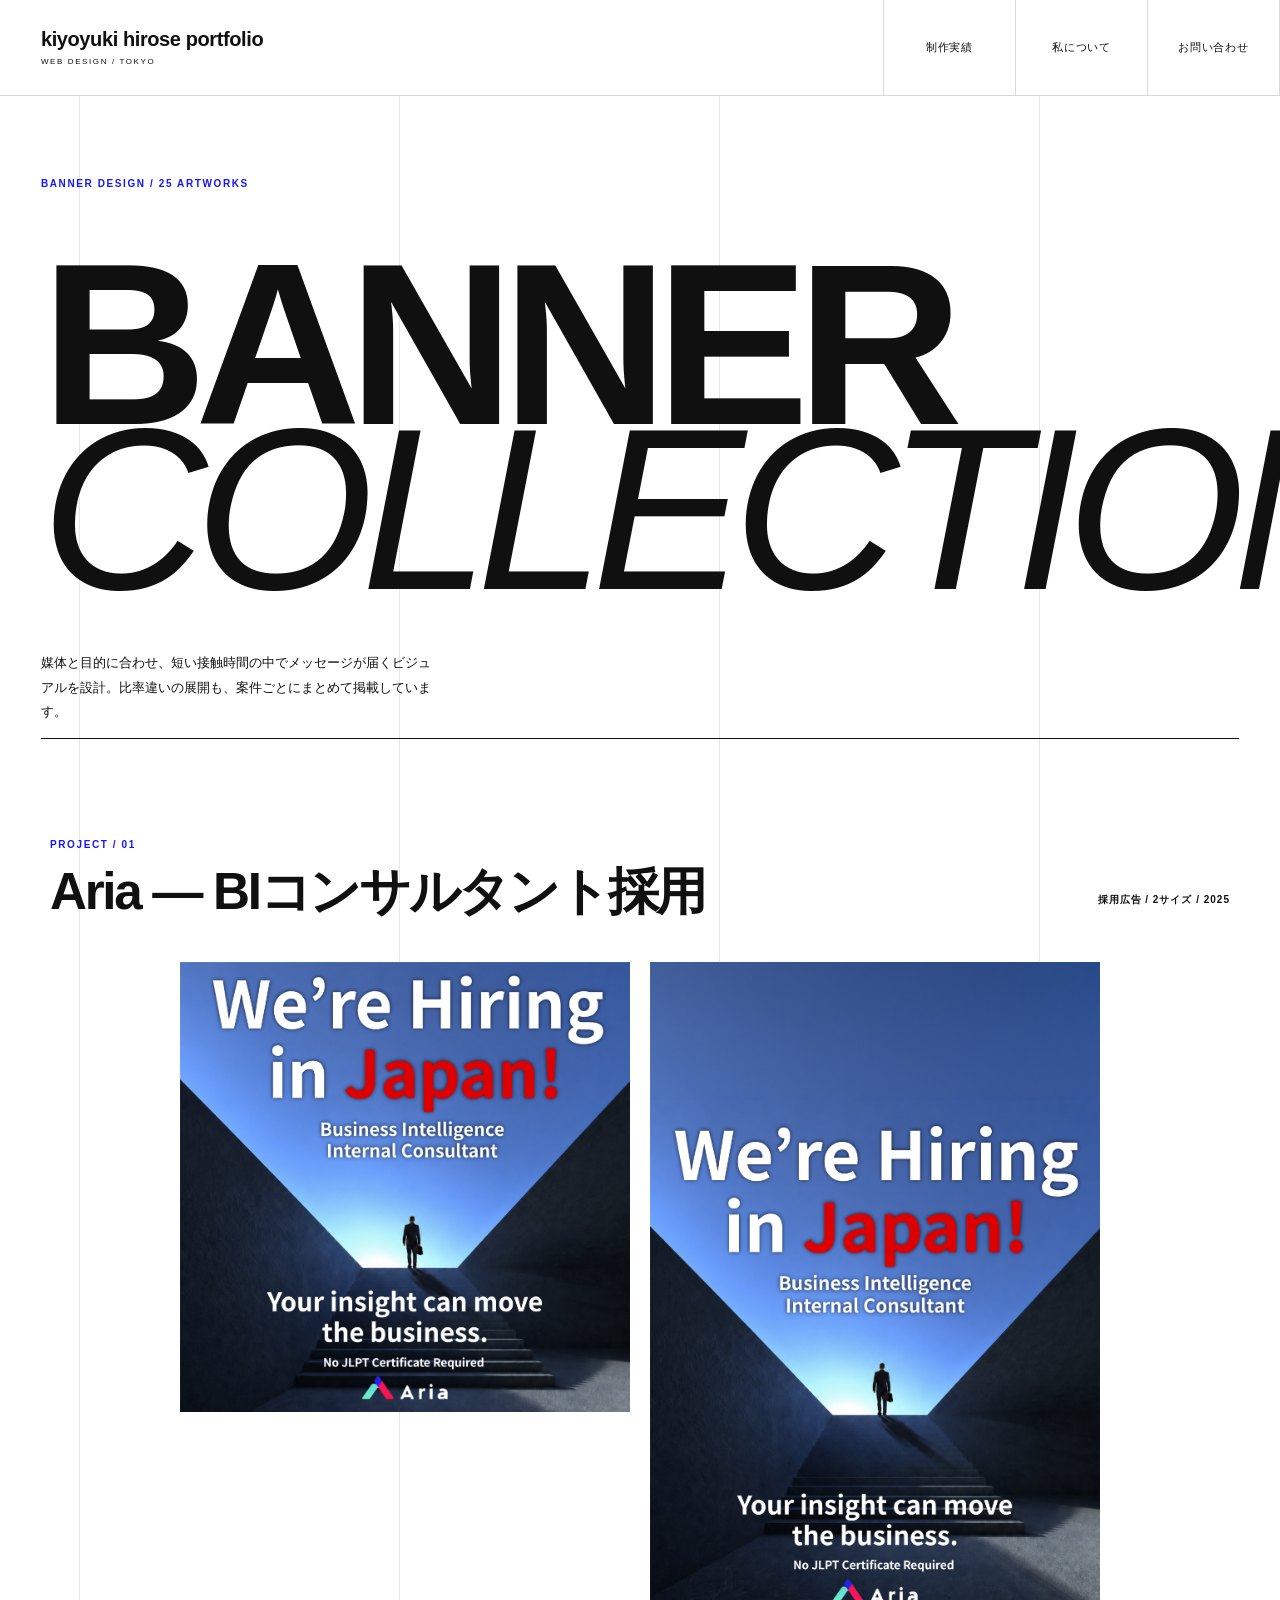
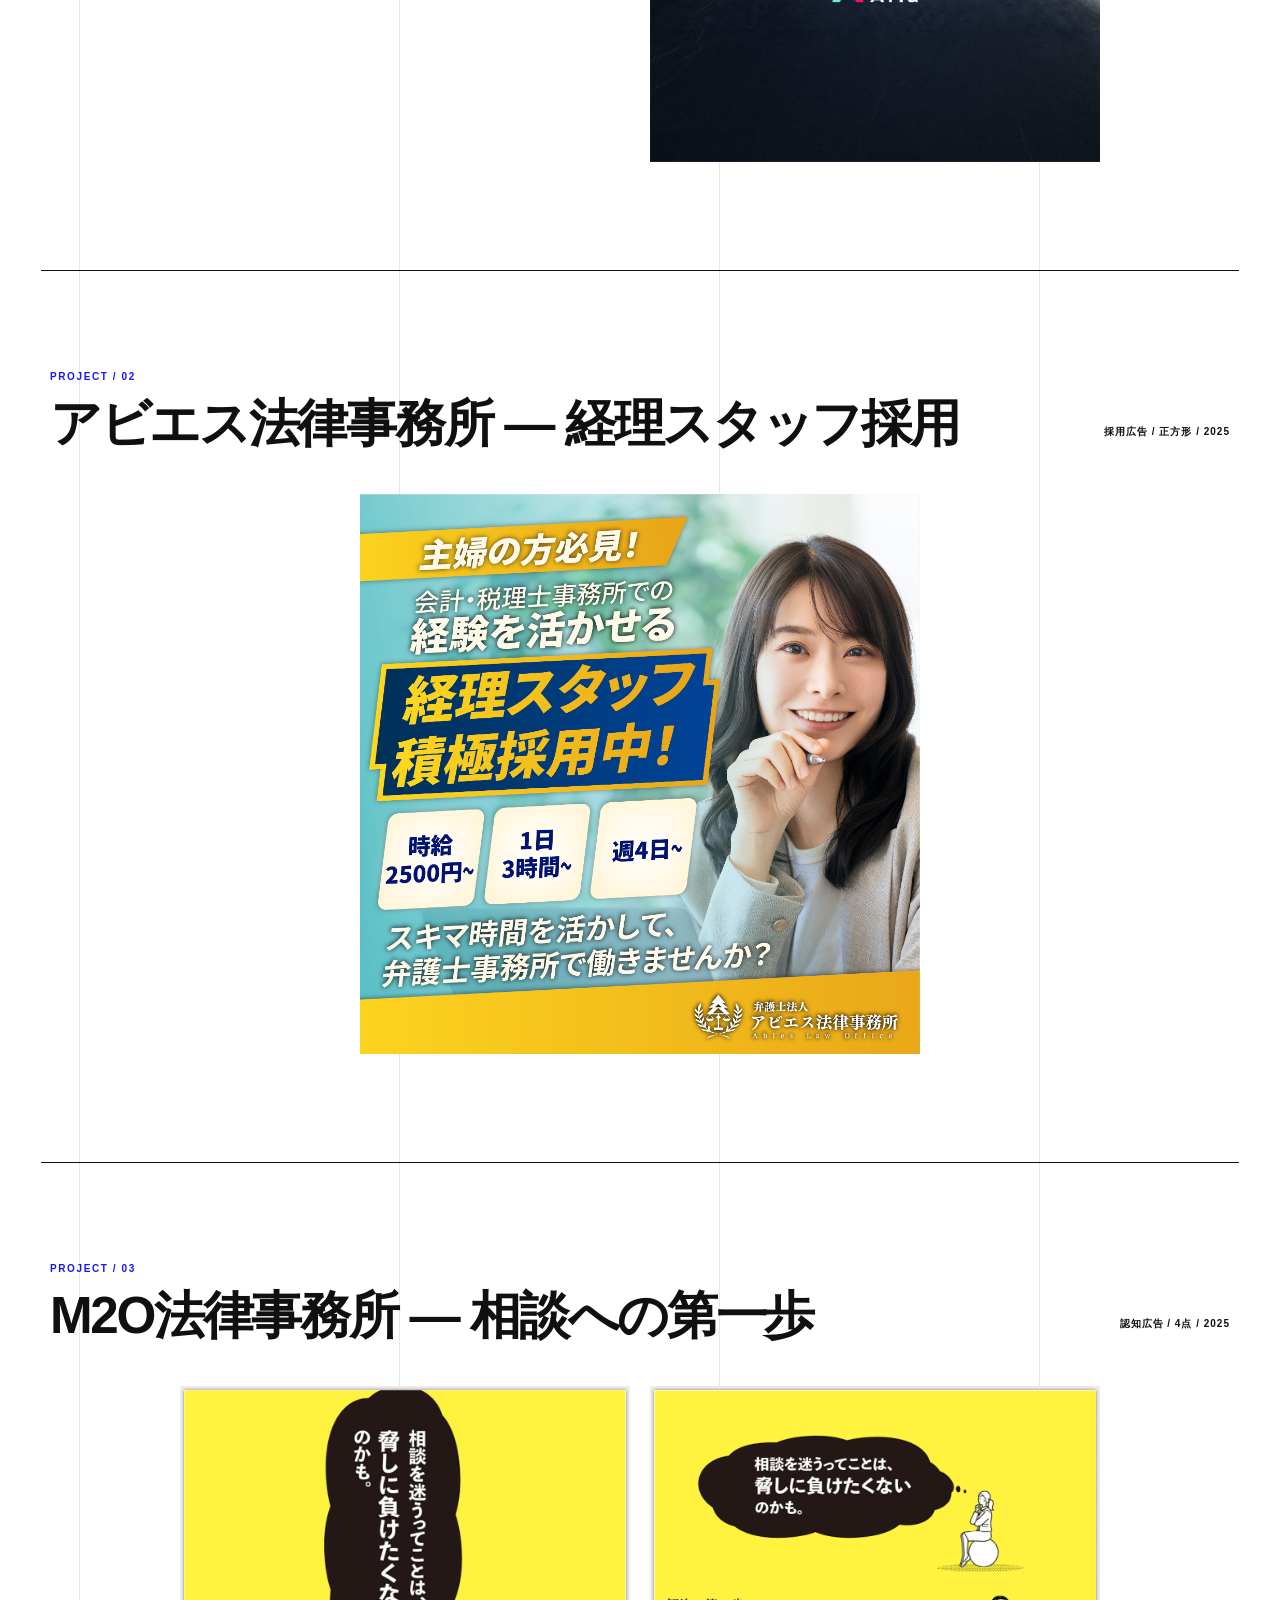
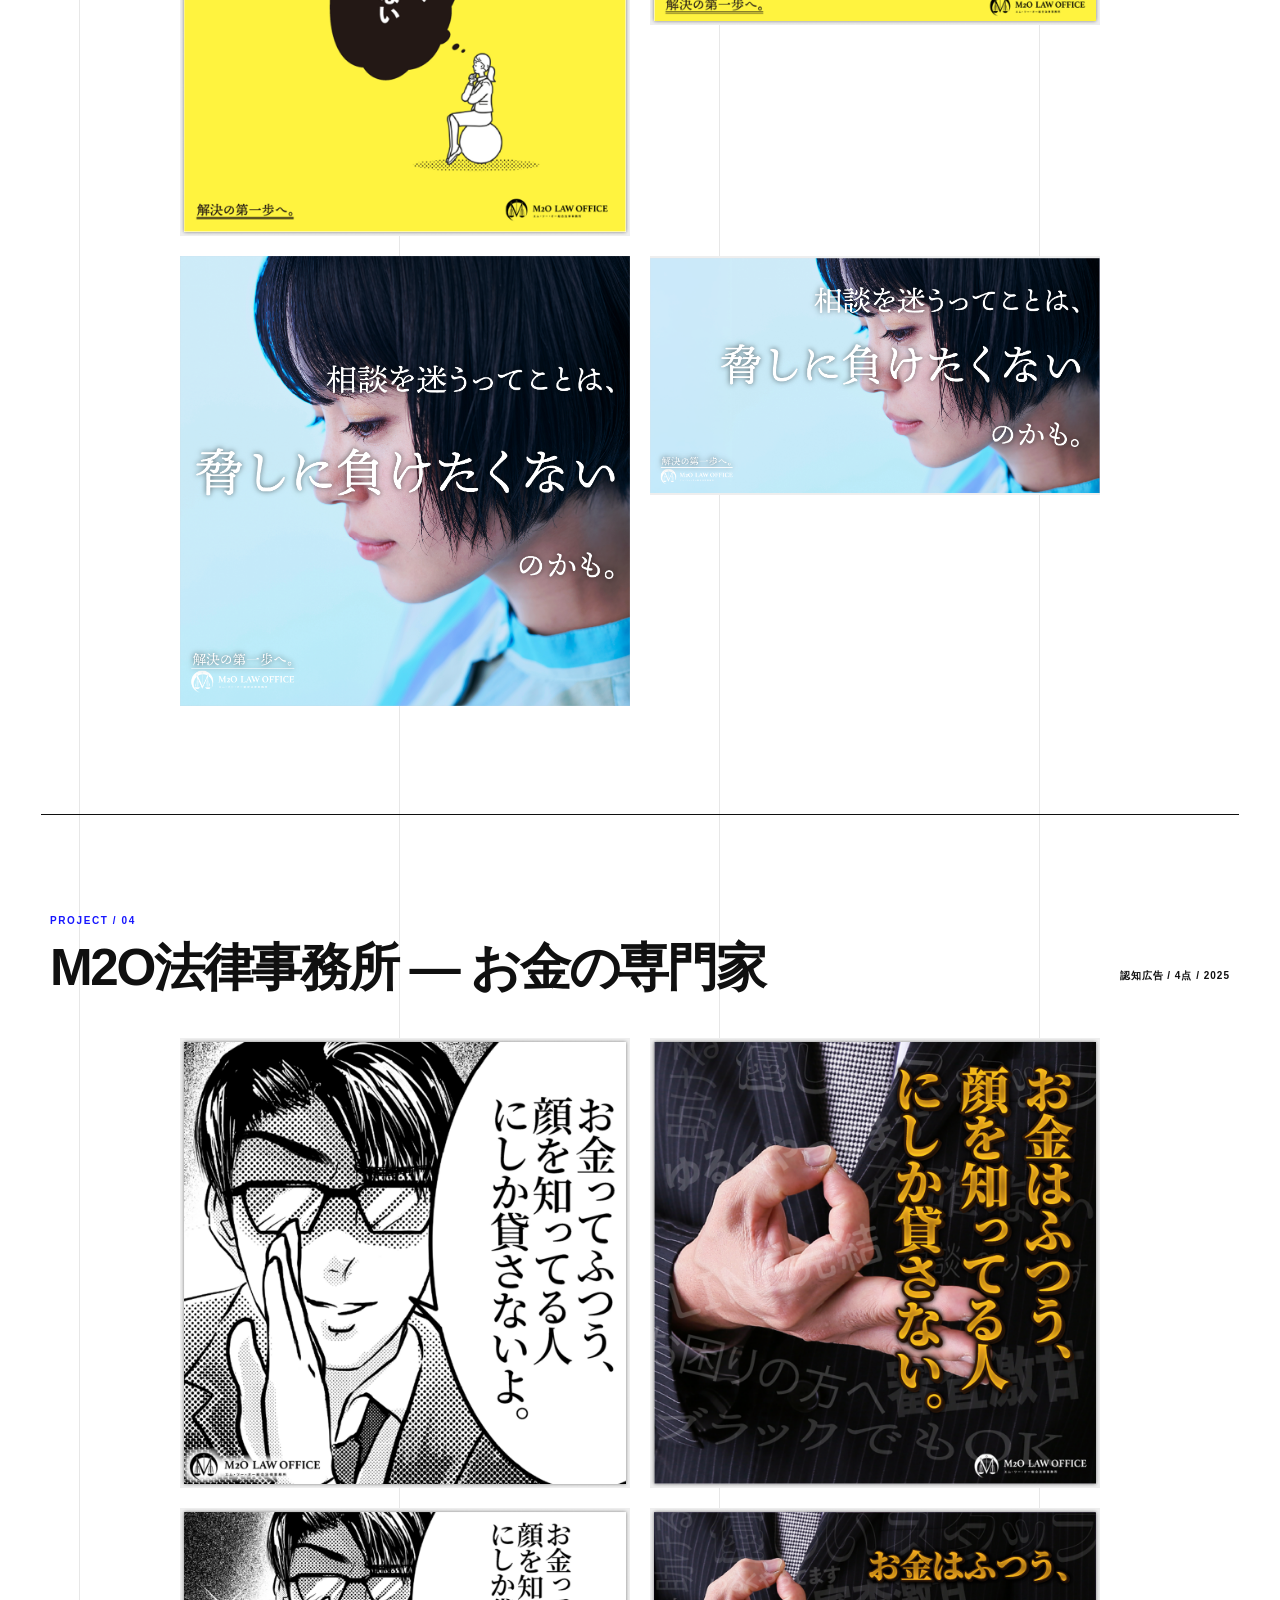
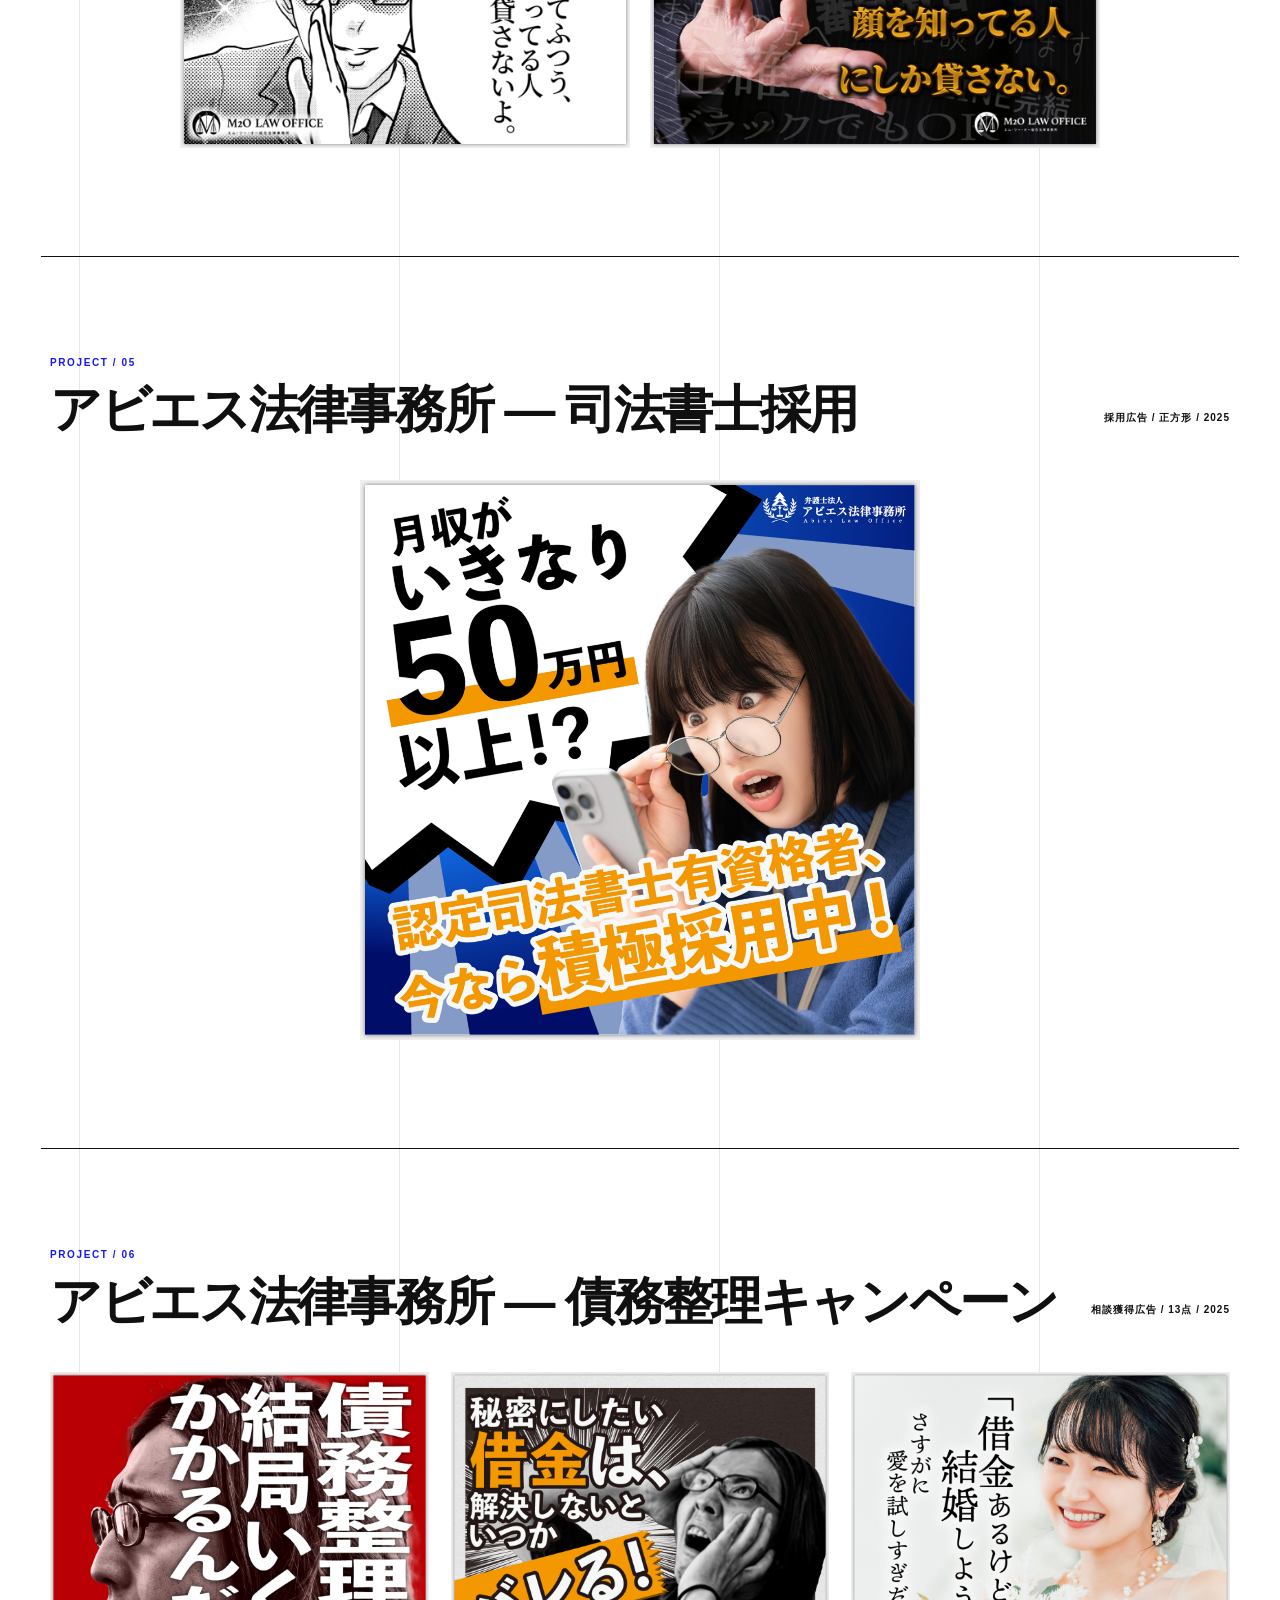
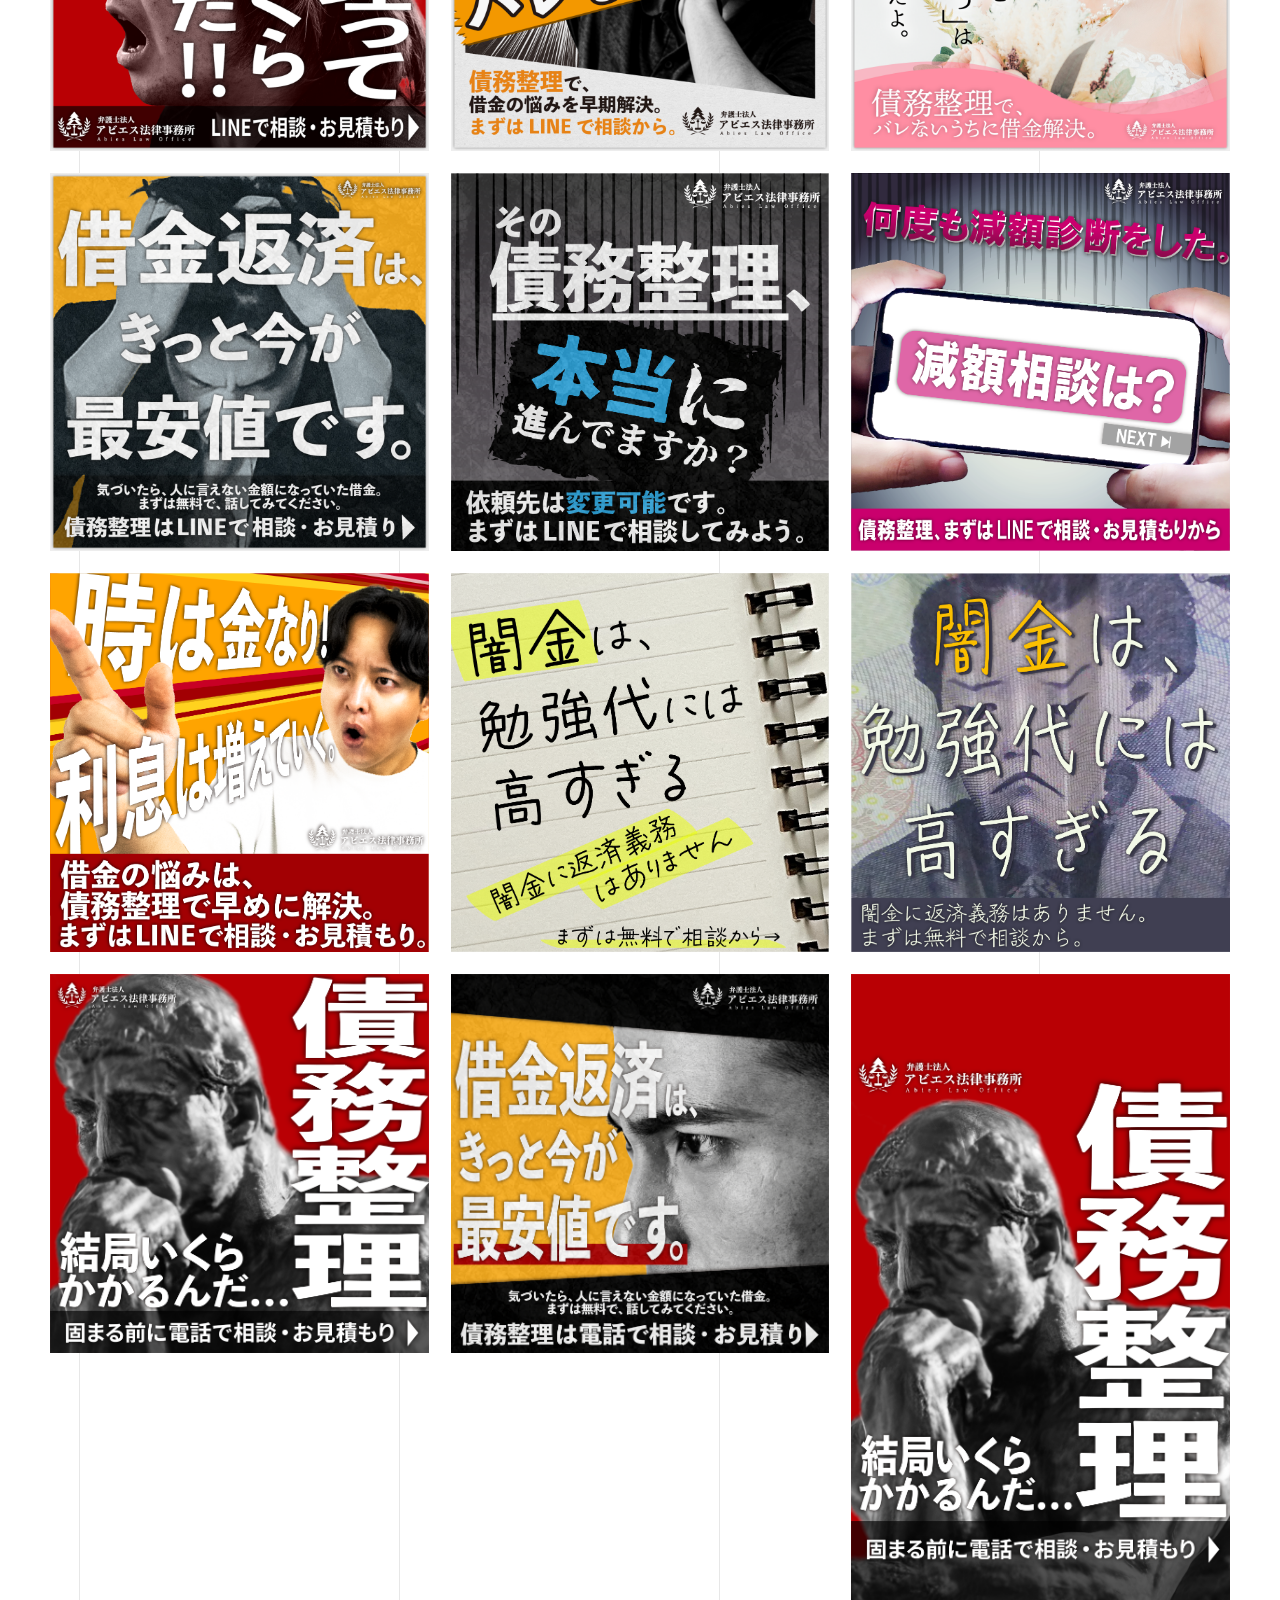
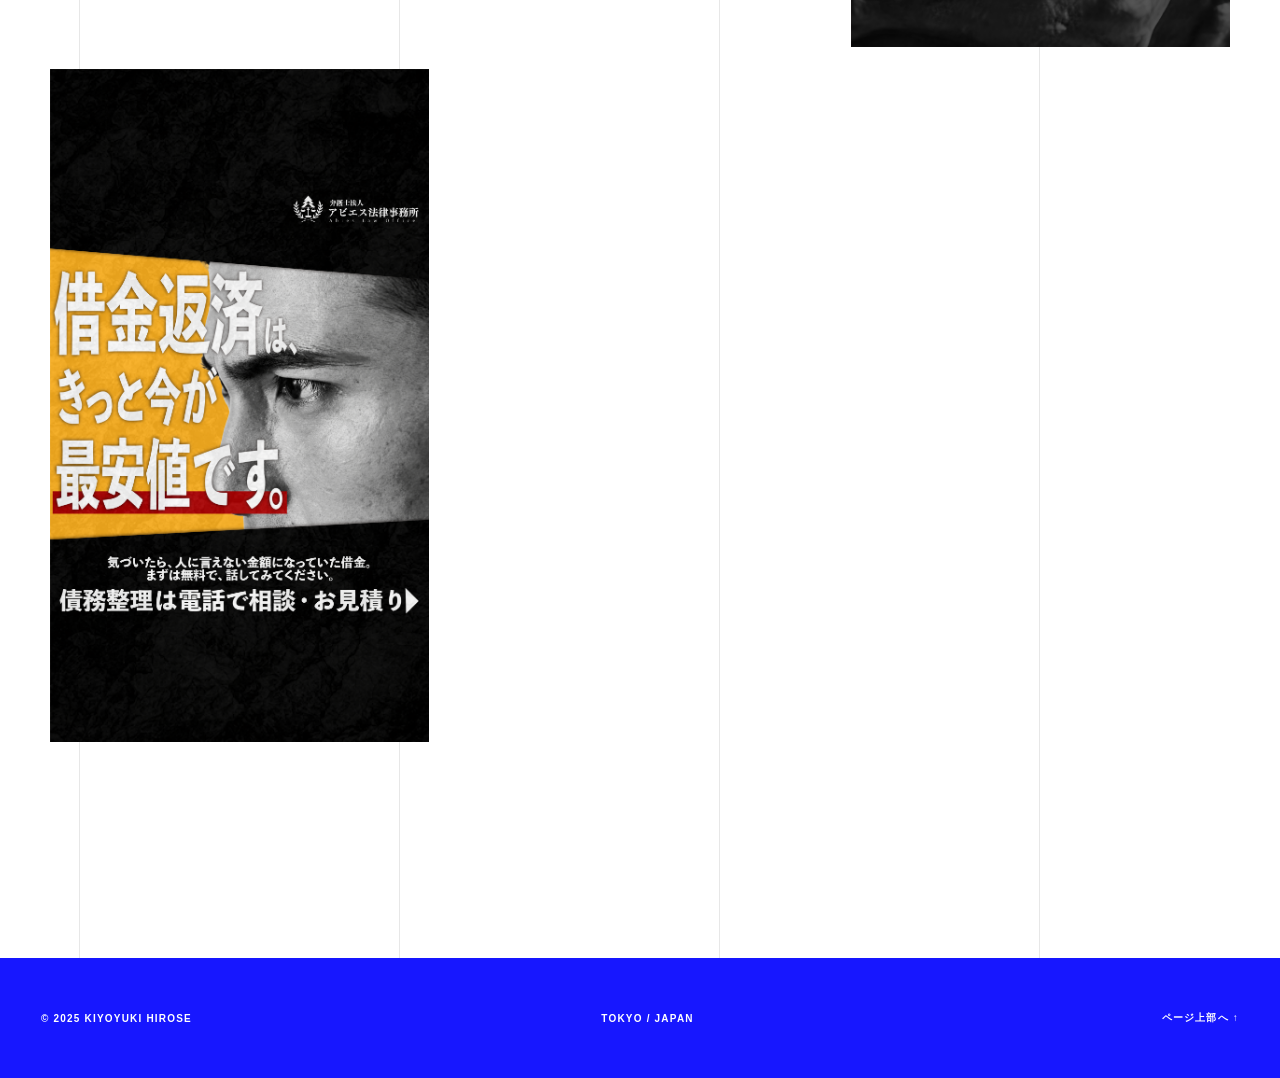
<file: banner.html>
<!doctype html>
<html lang="ja">
<head>
  <meta charset="UTF-8">
  <meta name="viewport" content="width=device-width,initial-scale=1">
  <meta name="description" content="Kiyoyuki Hirose — Banner design archive.">
  <title>Banner Works — Kiyoyuki Hirose</title>
  <link rel="stylesheet" href="assets/style.css?v=20260819-3">
</head>
<body id="top">
  <header class="site-header"><a class="wordmark" href="index.html">kiyoyuki hirose portfolio</a><button class="menu-btn" aria-expanded="false" aria-controls="nav">メニュー</button><nav id="nav"><a href="works.html">制作実績</a><a href="index.html#about">私について</a><a href="index.html#contact">お問い合わせ</a></nav></header>
  <main>
    <section class="page-title banner-title"><p class="eyebrow">BANNER DESIGN / 25 ARTWORKS</p><h1>Banner<br><em>Collection</em></h1><p>媒体と目的に合わせ、短い接触時間の中でメッセージが届くビジュアルを設計。比率違いの展開も、案件ごとにまとめて掲載しています。</p></section>

    <div class="banner-projects">
      <section class="banner-project">
        <header class="banner-project-head"><div><p class="eyebrow">PROJECT / 01</p><h2>Aria — BIコンサルタント採用</h2></div><p>採用広告 / 2サイズ / 2025</p></header>
        <div class="variant-grid variants-2">
          <button class="banner-item variant-square" data-title="Aria — BI Consultant Recruitment" data-media="SNS広告 / Square" data-purpose="外国人BIコンサルタントの採用" data-target="日本でのキャリアを検討する外国人材" data-intent="青い空間と光へ向かう人物で、新しいキャリアへの期待を表現。英語コピーを大きく配置して対象者へ直接訴求しました。"><img src="assets/images/aria-hiring-square.png" alt="Aria BIコンサルタント採用広告 正方形"></button>
          <button class="banner-item variant-portrait" data-title="Aria — BI Consultant Recruitment" data-media="SNS広告 / Portrait" data-purpose="外国人BIコンサルタントの採用" data-target="日本でのキャリアを検討する外国人材" data-intent="縦長面では階段と人物の奥行きを活かし、コピーからブランドロゴへ自然に視線が流れる構成に展開しました。"><img src="assets/images/aria-hiring-portrait.png" alt="Aria BIコンサルタント採用広告 縦長"></button>
        </div>
      </section>

      <section class="banner-project">
        <header class="banner-project-head"><div><p class="eyebrow">PROJECT / 02</p><h2>アビエス法律事務所 — 経理スタッフ採用</h2></div><p>採用広告 / 正方形 / 2025</p></header>
        <div class="variant-grid variants-feature"><button class="banner-item variant-square" data-title="Abies — Accounting Staff" data-media="SNS広告 / Square" data-purpose="経理スタッフの応募獲得" data-target="会計・税理士事務所での経験がある主婦層" data-intent="ターコイズとイエローの明快な配色で求人情報を整理し、働き方の条件がひと目で伝わる構成にしました。"><img src="assets/images/abies-accounting-recruit.png" loading="lazy" alt="アビエス法律事務所 経理スタッフ採用広告"></button></div>
      </section>

      <section class="banner-project">
        <header class="banner-project-head"><div><p class="eyebrow">PROJECT / 03</p><h2>M2O法律事務所 — 相談への第一歩</h2></div><p>認知広告 / 4点 / 2025</p></header>
        <div class="variant-grid variants-2"><button class="banner-item variant-square" data-title="M2O — 相談への第一歩" data-media="SNS広告 / Square" data-purpose="法律相談への心理的ハードル低減" data-target="悩みを抱えながら相談を迷っている方" data-intent="黄色の余白と小さな人物、巨大な思考の形で、不安を抱える状態を印象的かつ親しみやすく表現しました。"><img src="assets/images/m2o-consult-square.png" loading="lazy" alt="M2O法律事務所 相談への第一歩 正方形広告"></button><button class="banner-item variant-wide" data-title="M2O — 相談への第一歩" data-media="Display広告 / Wide" data-purpose="法律相談への心理的ハードル低減" data-target="悩みを抱えながら相談を迷っている方" data-intent="横長比率ではコピーと人物を左右に分け、短時間でもメッセージを読み取れる構成に展開しました。"><img src="assets/images/m2o-consult-wide.png" loading="lazy" alt="M2O法律事務所 相談への第一歩 横長広告"></button><button class="banner-item variant-square" data-title="M2O — 相談への第一歩・人物写真" data-media="SNS広告 / Square" data-purpose="法律相談への心理的ハードル低減" data-target="悩みを抱えながら相談を迷っている方" data-intent="正方形では人物の表情を大きく見せ、コピーを画面中央に重ねることで感情への共感を優先しました。"><img src="assets/images/m2o-first-step-photo-square.png" loading="lazy" alt="M2O法律事務所 相談への第一歩 人物写真 正方形広告"></button><button class="banner-item variant-wide" data-title="M2O — 相談への第一歩・人物写真" data-media="Display広告 / Wide" data-purpose="法律相談への心理的ハードル低減" data-target="悩みを抱えながら相談を迷っている方" data-intent="寒色の人物写真と柔らかな明朝体を組み合わせ、不安に寄り添う静かなトーンで相談への第一歩を促しました。"><img src="assets/images/m2o-first-step-photo-wide.png" loading="lazy" alt="M2O法律事務所 相談への第一歩 人物写真 横長広告"></button></div>
      </section>

      <section class="banner-project">
        <header class="banner-project-head"><div><p class="eyebrow">PROJECT / 04</p><h2>M2O法律事務所 — お金の専門家</h2></div><p>認知広告 / 4点 / 2025</p></header>
        <div class="variant-grid variants-2"><button class="banner-item variant-square" data-title="M2O — お金の専門家" data-media="SNS広告 / Square" data-purpose="法律事務所の認知向上" data-target="金銭問題の相談先を探している方" data-intent="モノクロ漫画の強い輪郭と縦組みコピーで、SNS上でも瞬時に視線を止めるクリエイティブにしました。"><img src="assets/images/m2o-manga-square.png" loading="lazy" alt="M2O法律事務所 お金の専門家 正方形広告"></button><button class="banner-item variant-square" data-title="M2O — お金はふつう" data-media="SNS広告 / Square" data-purpose="法律相談の認知向上" data-target="金銭トラブルへの相談をためらう方" data-intent="正方形では縦組みコピーと手の形を組み合わせ、フィード上での視認性を高めました。"><img src="assets/images/m2o-money-square.png" loading="lazy" alt="M2O法律事務所 お金はふつう 正方形広告"></button><button class="banner-item variant-wide" data-title="M2O — お金の専門家" data-media="Display広告 / Wide" data-purpose="法律事務所の認知向上" data-target="金銭問題の相談先を探している方" data-intent="横長比率では人物を大きく見せ、コピーの可読性を維持しながら印象的な漫画表現を展開しました。"><img src="assets/images/m2o-manga-wide.png" loading="lazy" alt="M2O法律事務所 お金の専門家 横長広告"></button><button class="banner-item variant-wide" data-title="M2O — お金はふつう" data-media="Display広告 / Wide" data-purpose="法律相談の認知向上" data-target="金銭トラブルへの相談をためらう方" data-intent="黒とゴールドで専門性を表し、手のジェスチャーを大きく見せることで簡潔なメッセージに説得力を加えました。"><img src="assets/images/m2o-money-wide.png" loading="lazy" alt="M2O法律事務所 お金はふつう 横長広告"></button></div>
      </section>

      <section class="banner-project">
        <header class="banner-project-head"><div><p class="eyebrow">PROJECT / 05</p><h2>アビエス法律事務所 — 司法書士採用</h2></div><p>採用広告 / 正方形 / 2025</p></header>
        <div class="variant-grid variants-feature"><button class="banner-item variant-square" data-title="Abies — Legal Professional Recruitment" data-media="SNS広告 / Square" data-purpose="認定司法書士有資格者の採用" data-target="転職を検討する司法書士有資格者" data-intent="給与条件を特大数字で提示し、驚きの表情とブルー・オレンジの配色で求人広告としての即効性を高めました。"><img src="assets/images/abies-legal-recruit.png" loading="lazy" alt="アビエス法律事務所 司法書士採用広告"></button></div>
      </section>

      <section class="banner-project">
        <header class="banner-project-head"><div><p class="eyebrow">PROJECT / 06</p><h2>アビエス法律事務所 — 債務整理キャンペーン</h2></div><p>相談獲得広告 / 13点 / 2025</p></header>
        <div class="variant-grid variants-4">
          <button class="banner-item variant-square" data-title="Abies — 債務整理 LINE相談" data-media="SNS広告 / Square" data-purpose="債務整理相談の獲得" data-target="借金問題に悩み相談先を探している方" data-intent="赤・黒・白の強いコントラストと大胆な縦組みで、切迫感と即時性を表現しました。"><img src="assets/images/law-office-banner.png" loading="lazy" alt="アビエス法律事務所 債務整理LINE相談バナー"></button>
          <button class="banner-item variant-square" data-title="Abies — 借金の悩みを早期解決" data-media="SNS広告 / Square" data-purpose="債務整理相談の獲得" data-target="借金を周囲に知られず解決したい方" data-intent="モノクロ写真と漫画的な集中線にオレンジを効かせ、緊迫した悩みと解決への勢いを表現しました。"><img src="assets/images/abies-debt-orange.png" loading="lazy" alt="アビエス法律事務所 借金の悩み相談広告"></button>
          <button class="banner-item variant-square" data-title="Abies — 結婚前の債務整理" data-media="SNS広告 / Square" data-purpose="ライフイベント前の債務整理相談獲得" data-target="結婚を控え借金に不安を抱える方" data-intent="ウェディング写真と柔らかなピンクを用い、重いテーマを前向きな未来へつなげるトーンにしました。"><img src="assets/images/abies-debt-marriage.png" loading="lazy" alt="アビエス法律事務所 結婚前の債務整理広告"></button>
          <button class="banner-item variant-square" data-title="Abies — 借金返済の見直し" data-media="SNS広告 / Square" data-purpose="無料相談・見積もりへの誘導" data-target="返済額を抑えたい借入利用者" data-intent="苦悩する人物と大胆な白文字を重ね、問題提起から無料相談CTAまでを一枚で伝えました。"><img src="assets/images/abies-debt-lowest.png" loading="lazy" alt="アビエス法律事務所 借金返済見直し広告"></button>
          <button class="banner-item variant-square" data-title="アビエス — 債務整理の進捗相談" data-media="SNS広告 / Square" data-purpose="セカンドオピニオン相談の獲得" data-target="現在の債務整理に不安を感じている方" data-intent="暗い背景と青の差し色で不安と解決策を対比させ、依頼先を変更できることを端的に伝えました。"><img src="assets/images/abies-debt-progress.png" loading="lazy" alt="アビエス法律事務所 債務整理の進捗相談広告"></button>
          <button class="banner-item variant-square" data-title="アビエス — 減額相談" data-media="SNS広告 / Square" data-purpose="借金減額相談への誘導" data-target="減額診断を利用しても解決に至らなかった方" data-intent="スマートフォン画面を中心に置き、ピンクの強いアクセントで診断から相談への次の行動を示しました。"><img src="assets/images/abies-debt-reduction.png" loading="lazy" alt="アビエス法律事務所 減額相談広告"></button>
          <button class="banner-item variant-square" data-title="アビエス — 利息増加への注意喚起" data-media="SNS広告 / Square" data-purpose="債務整理相談への誘導" data-target="利息負担の増加に悩む方" data-intent="オレンジと赤の強い配色、指差す人物、斜めのラインで緊急性と行動喚起を表現しました。"><img src="assets/images/abies-debt-interest.png" loading="lazy" alt="アビエス法律事務所 利息増加の注意喚起広告"></button>
          <button class="banner-item variant-square" data-title="アビエス — 過払い金相談" data-media="SNS広告 / Square" data-purpose="過払い金相談の認知獲得" data-target="過去に消費者金融などを利用した方" data-intent="ノートと蛍光マーカーを使った身近なビジュアルで、難しい制度を分かりやすく親しみやすく伝えました。"><img src="assets/images/abies-overpayment-note.png" loading="lazy" alt="アビエス法律事務所 過払い金相談 ノート広告"></button>
          <button class="banner-item variant-square" data-title="アビエス — 過払い金無料相談" data-media="SNS広告 / Square" data-purpose="過払い金無料相談への誘導" data-target="返済中または完済済みの借入経験者" data-intent="紙幣と困った表情を背景に使い、黄色の見出しで過払い金の可能性を強く印象づけました。"><img src="assets/images/abies-overpayment-money.png" loading="lazy" alt="アビエス法律事務所 過払い金無料相談広告"></button>
          <button class="banner-item variant-square" data-title="アビエス — 債務整理・石像" data-media="SNS広告 / Square" data-purpose="電話相談・見積もりへの誘導" data-target="債務整理を検討している方" data-intent="赤い背景と石像の困った表情、巨大な縦組み文字で、問題の重さと相談の必要性を強く表現しました。"><img src="assets/images/abies-debt-statue-square.png" loading="lazy" alt="アビエス法律事務所 債務整理 石像 正方形広告"></button>
          <button class="banner-item variant-square" data-title="アビエス — 債務整理・黄色" data-media="SNS広告 / Square" data-purpose="電話相談・見積もりへの誘導" data-target="借金額の増加に悩む方" data-intent="黄色とモノクロ写真のコントラストで緊急性を示し、最安値という強い訴求を一目で伝えました。"><img src="assets/images/abies-debt-yellow-square.png" loading="lazy" alt="アビエス法律事務所 債務整理 黄色 正方形広告"></button>
          <button class="banner-item variant-portrait" data-title="アビエス — 債務整理・石像" data-media="Stories広告 / Portrait" data-purpose="電話相談・見積もりへの誘導" data-target="債務整理を検討している方" data-intent="ストーリーズ比率では石像と縦組みコピーを大きく見せ、下部の相談導線まで視線が流れる構成にしました。"><img src="assets/images/abies-debt-statue-portrait.png" loading="lazy" alt="アビエス法律事務所 債務整理 石像 縦長広告"></button>
          <button class="banner-item variant-portrait" data-title="アビエス — 債務整理・黄色" data-media="Stories広告 / Portrait" data-purpose="電話相談・見積もりへの誘導" data-target="借金額の増加に悩む方" data-intent="縦長比率ではコピーと人物の目元を中央に集約し、スクロール中でも訴求内容が即座に伝わるよう設計しました。"><img src="assets/images/abies-debt-yellow-portrait.png" loading="lazy" alt="アビエス法律事務所 債務整理 黄色 縦長広告"></button>
        </div>
      </section>
    </div>
  </main>

  <dialog class="banner-modal"><button class="modal-close" aria-label="閉じる">閉じる ×</button><div class="modal-visual"></div><div class="modal-copy"><p class="eyebrow">制作詳細 / CAMPAIGN DETAIL</p><h2></h2><dl><div><dt>媒体</dt><dd data-field="media"></dd></div><div><dt>目的</dt><dd data-field="purpose"></dd></div><div><dt>ターゲット</dt><dd data-field="target"></dd></div><div><dt>デザイン意図</dt><dd data-field="intent"></dd></div></dl></div></dialog>
  <footer><p>© 2025 KIYOYUKI HIROSE</p><p>TOKYO / JAPAN</p><a href="#top">ページ上部へ ↑</a></footer>
  <script src="assets/script.js"></script>
</body>
</html>
</file>
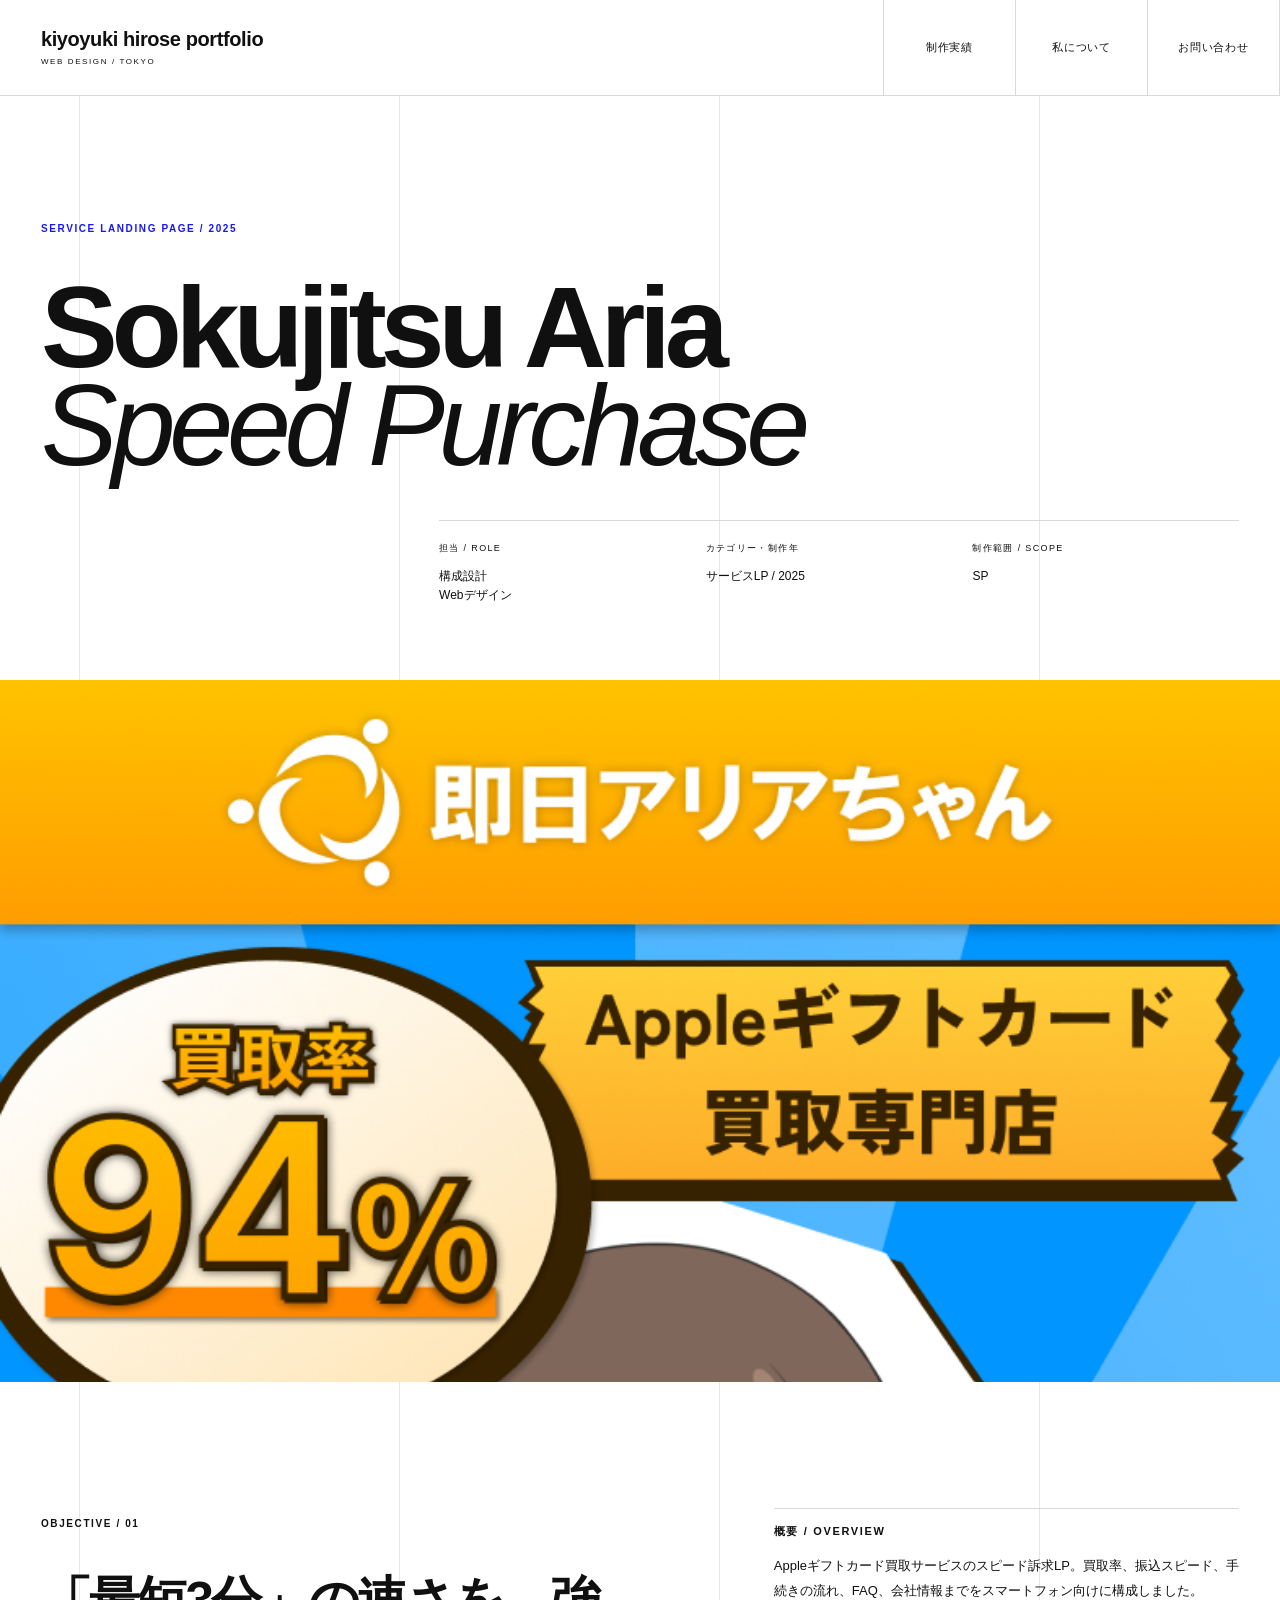
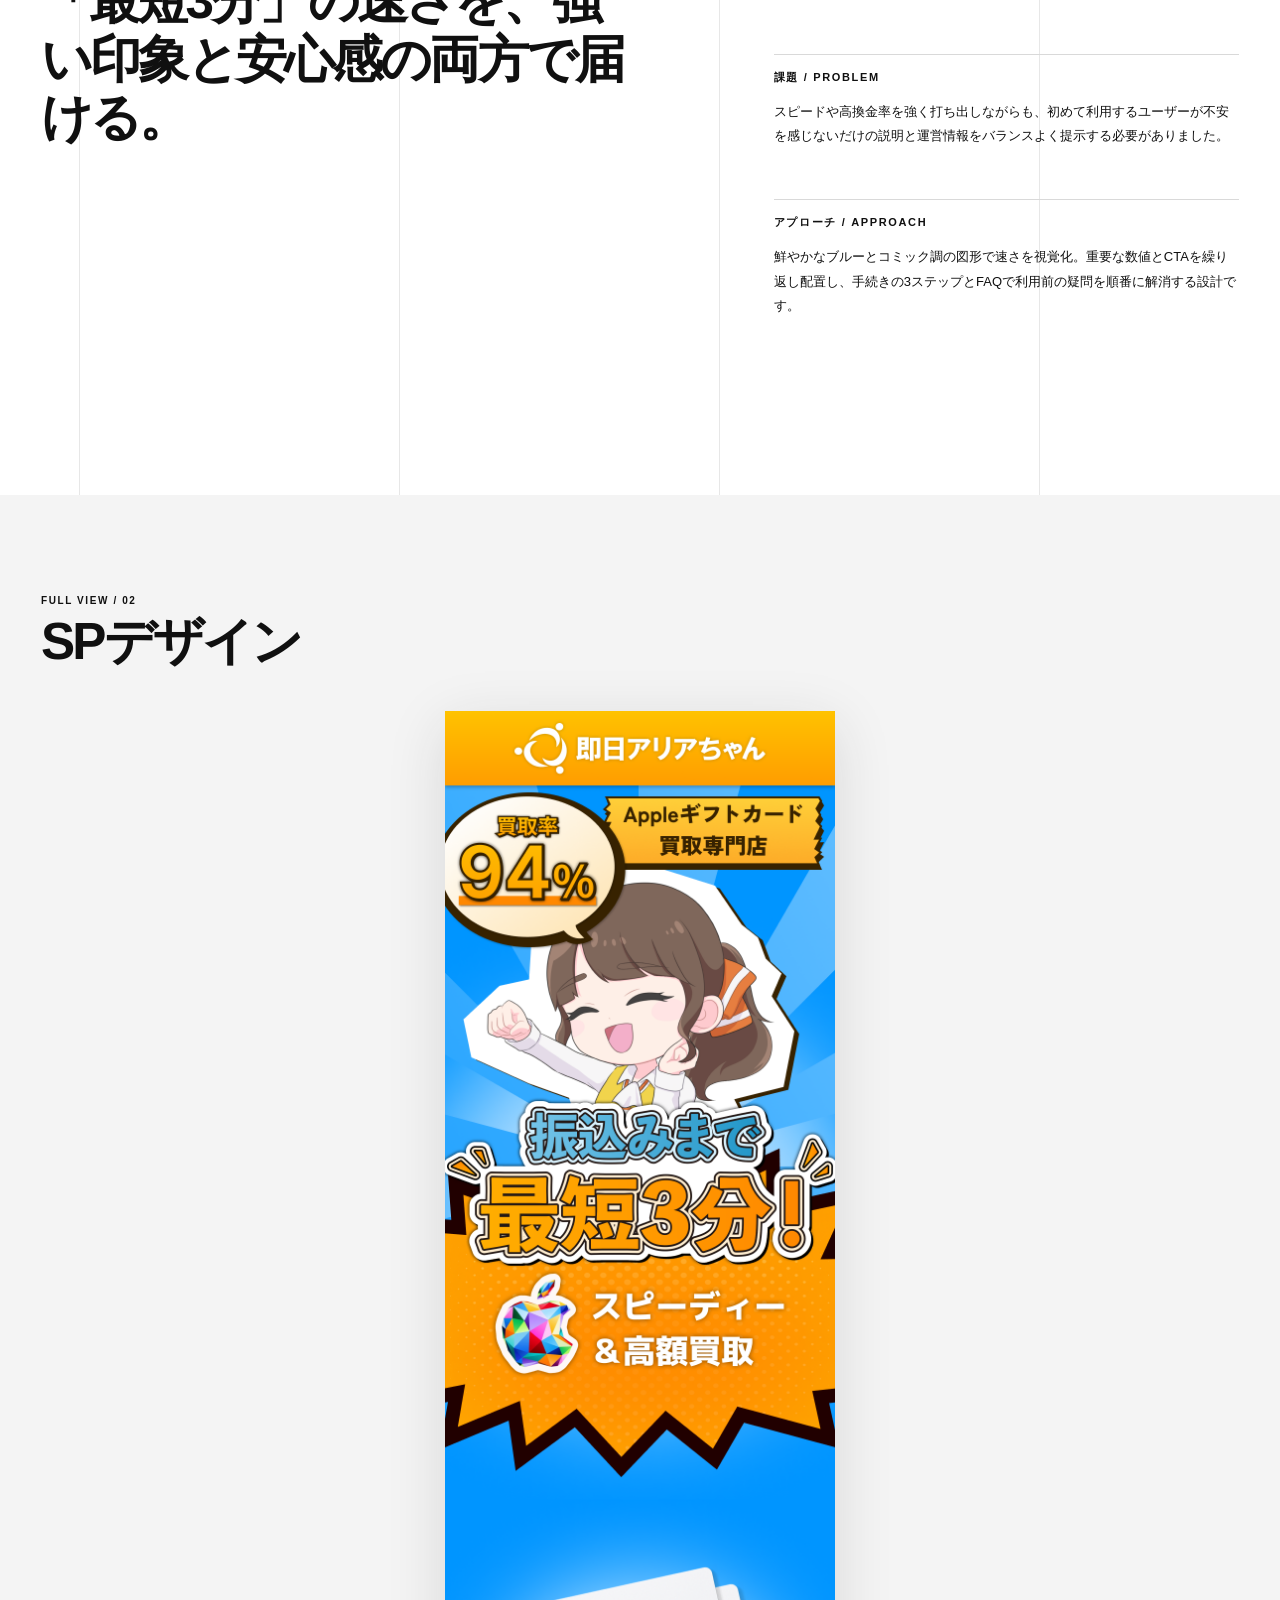
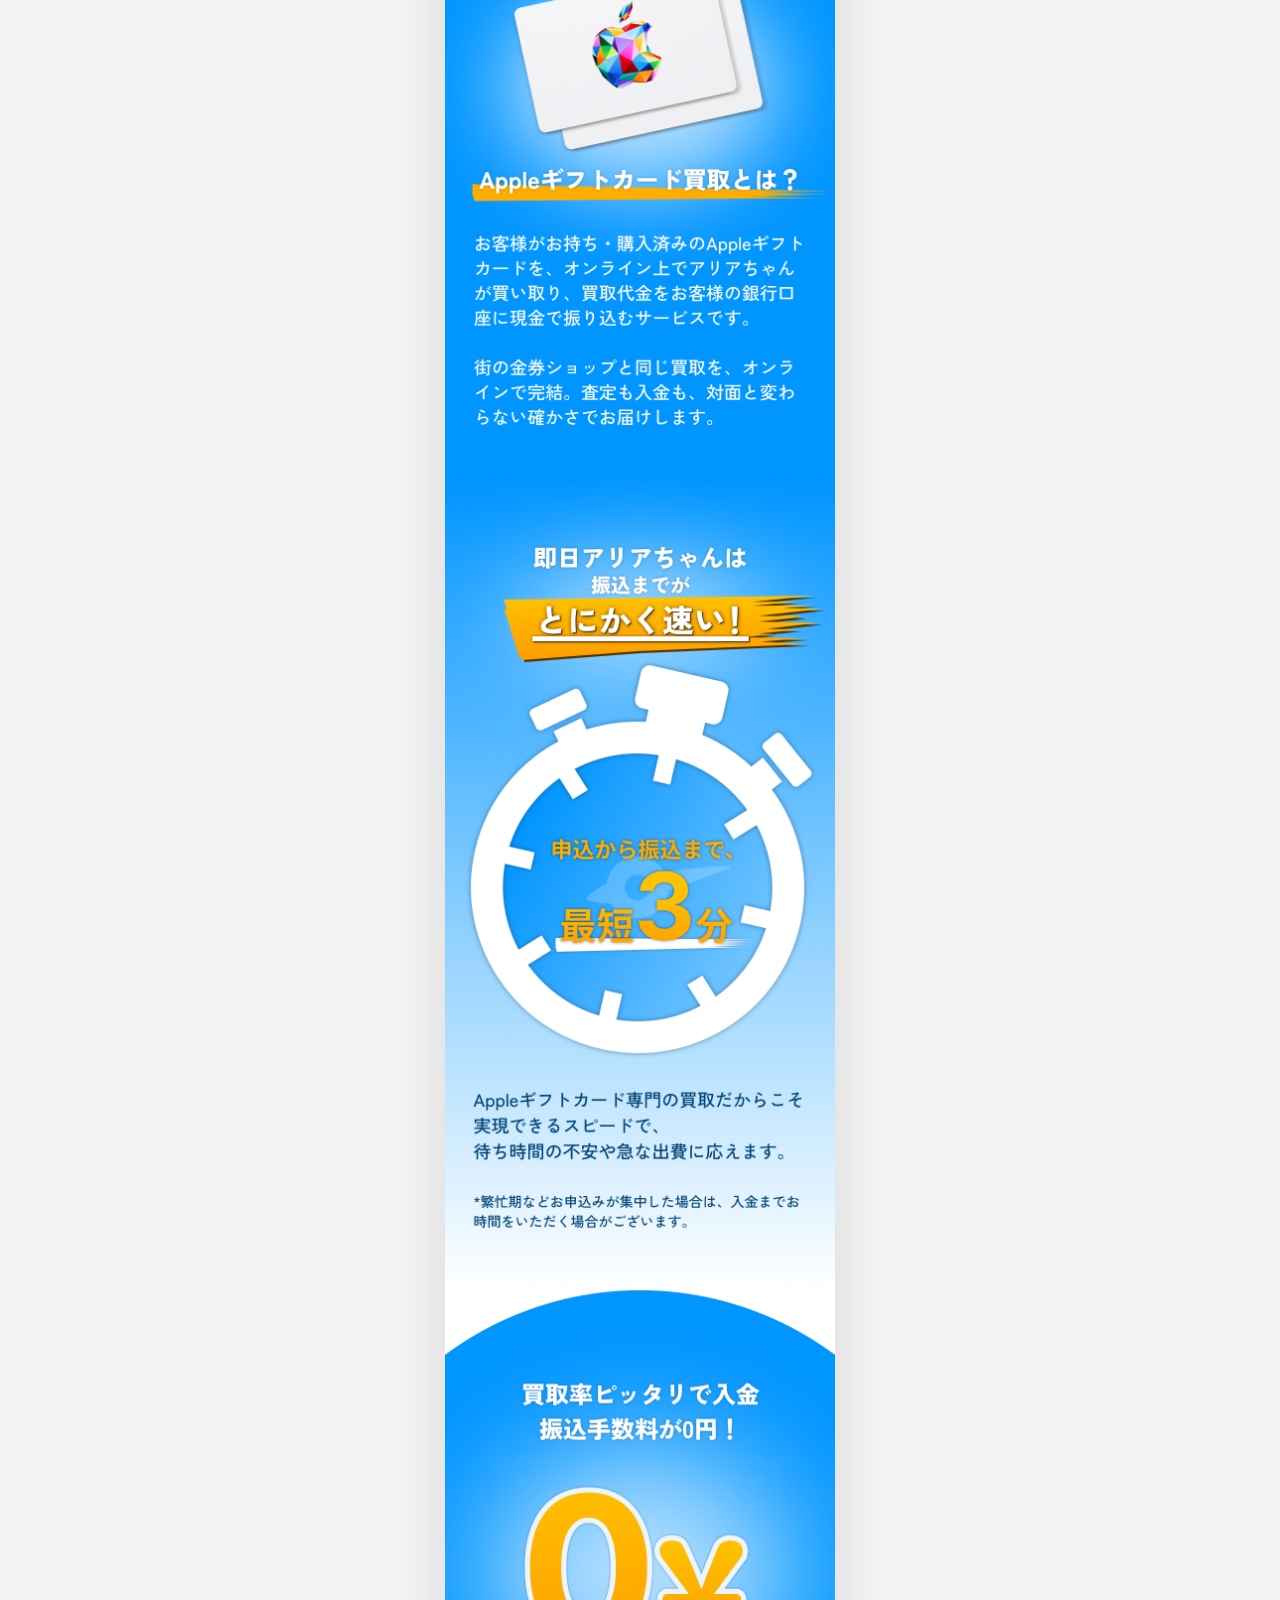
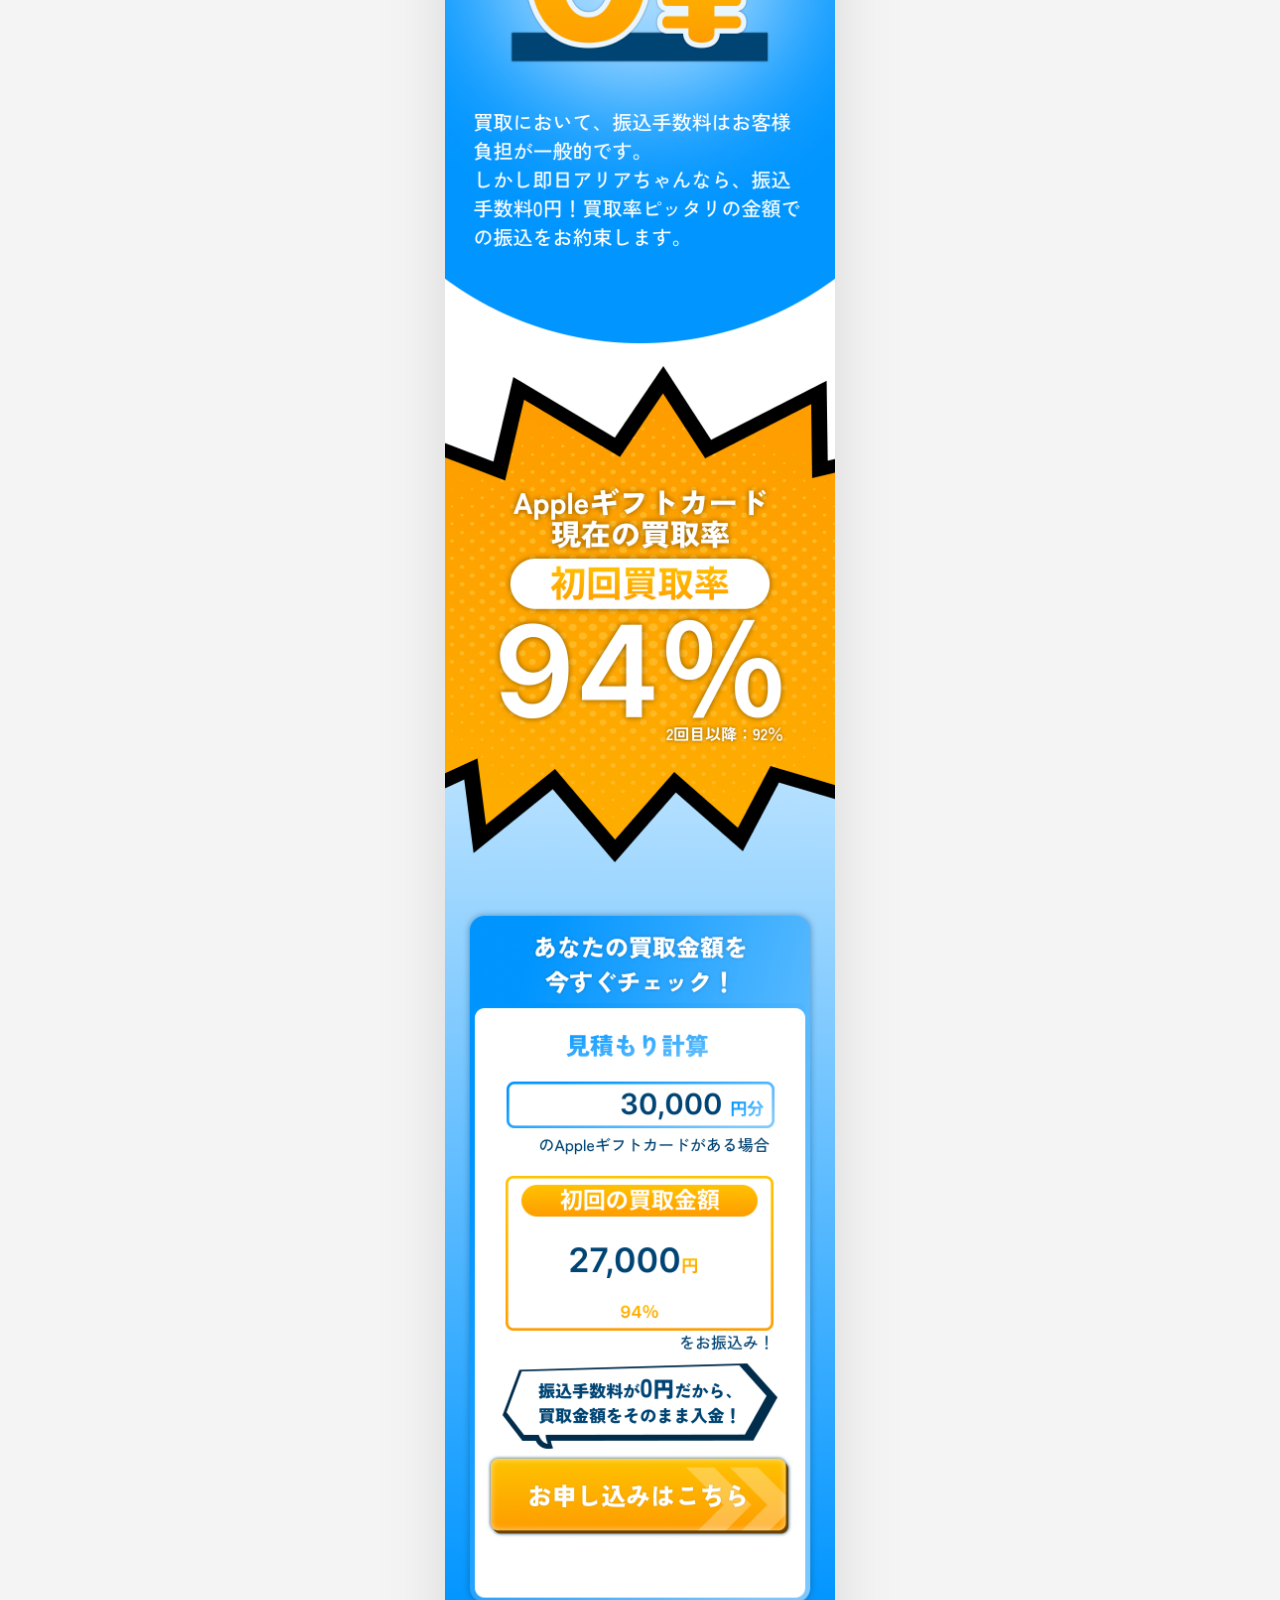
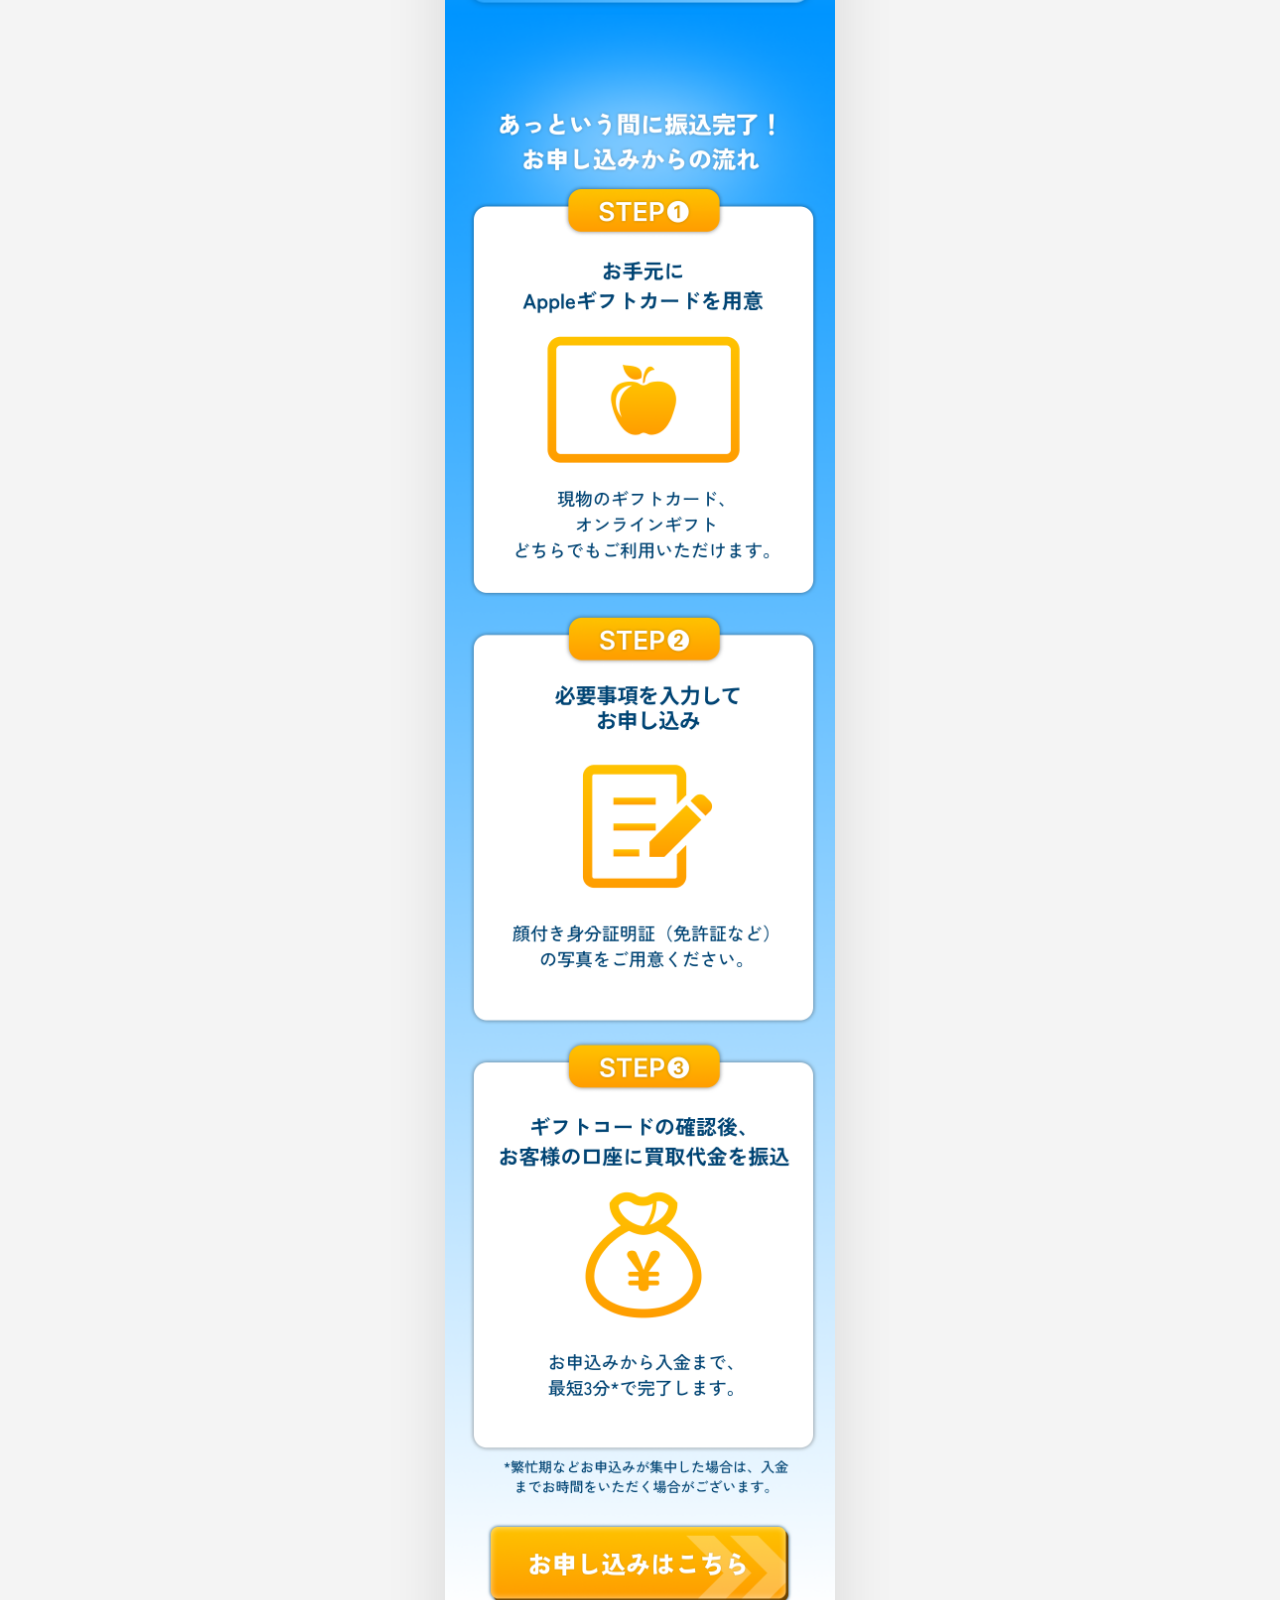
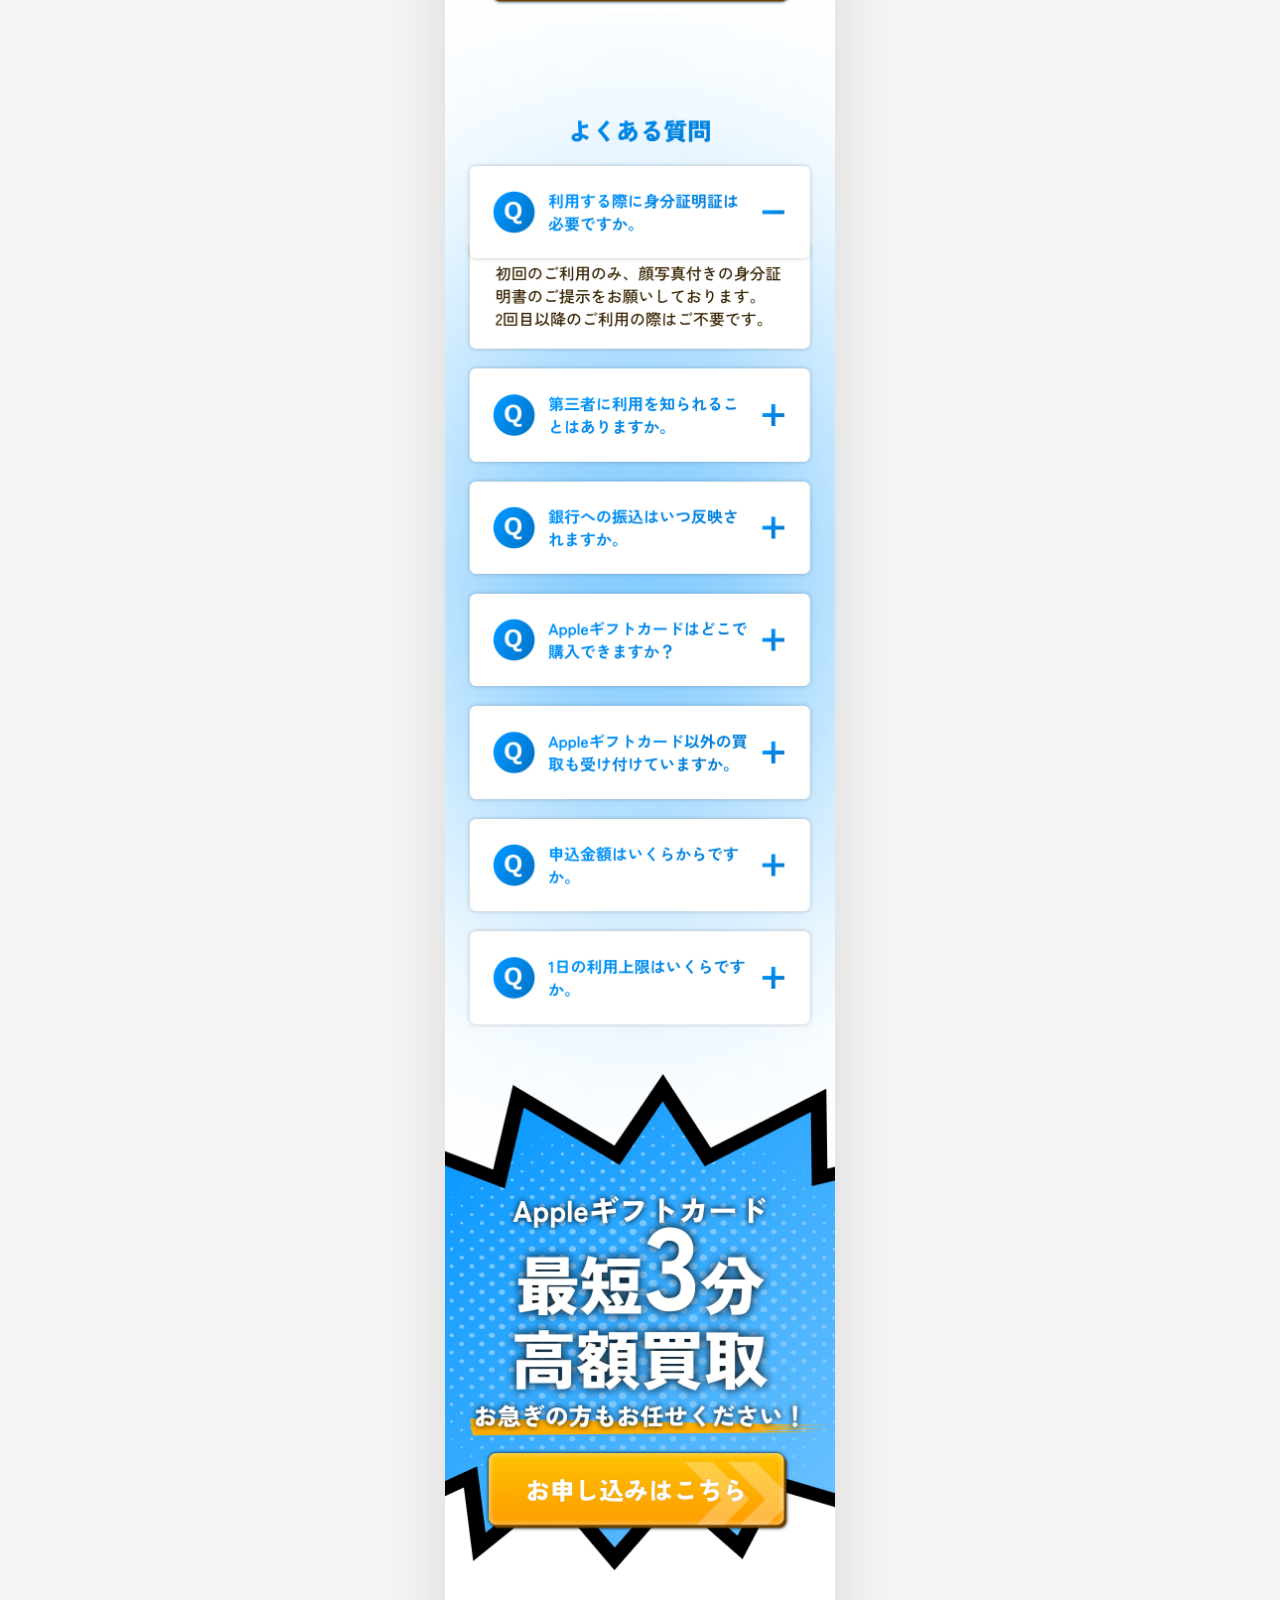
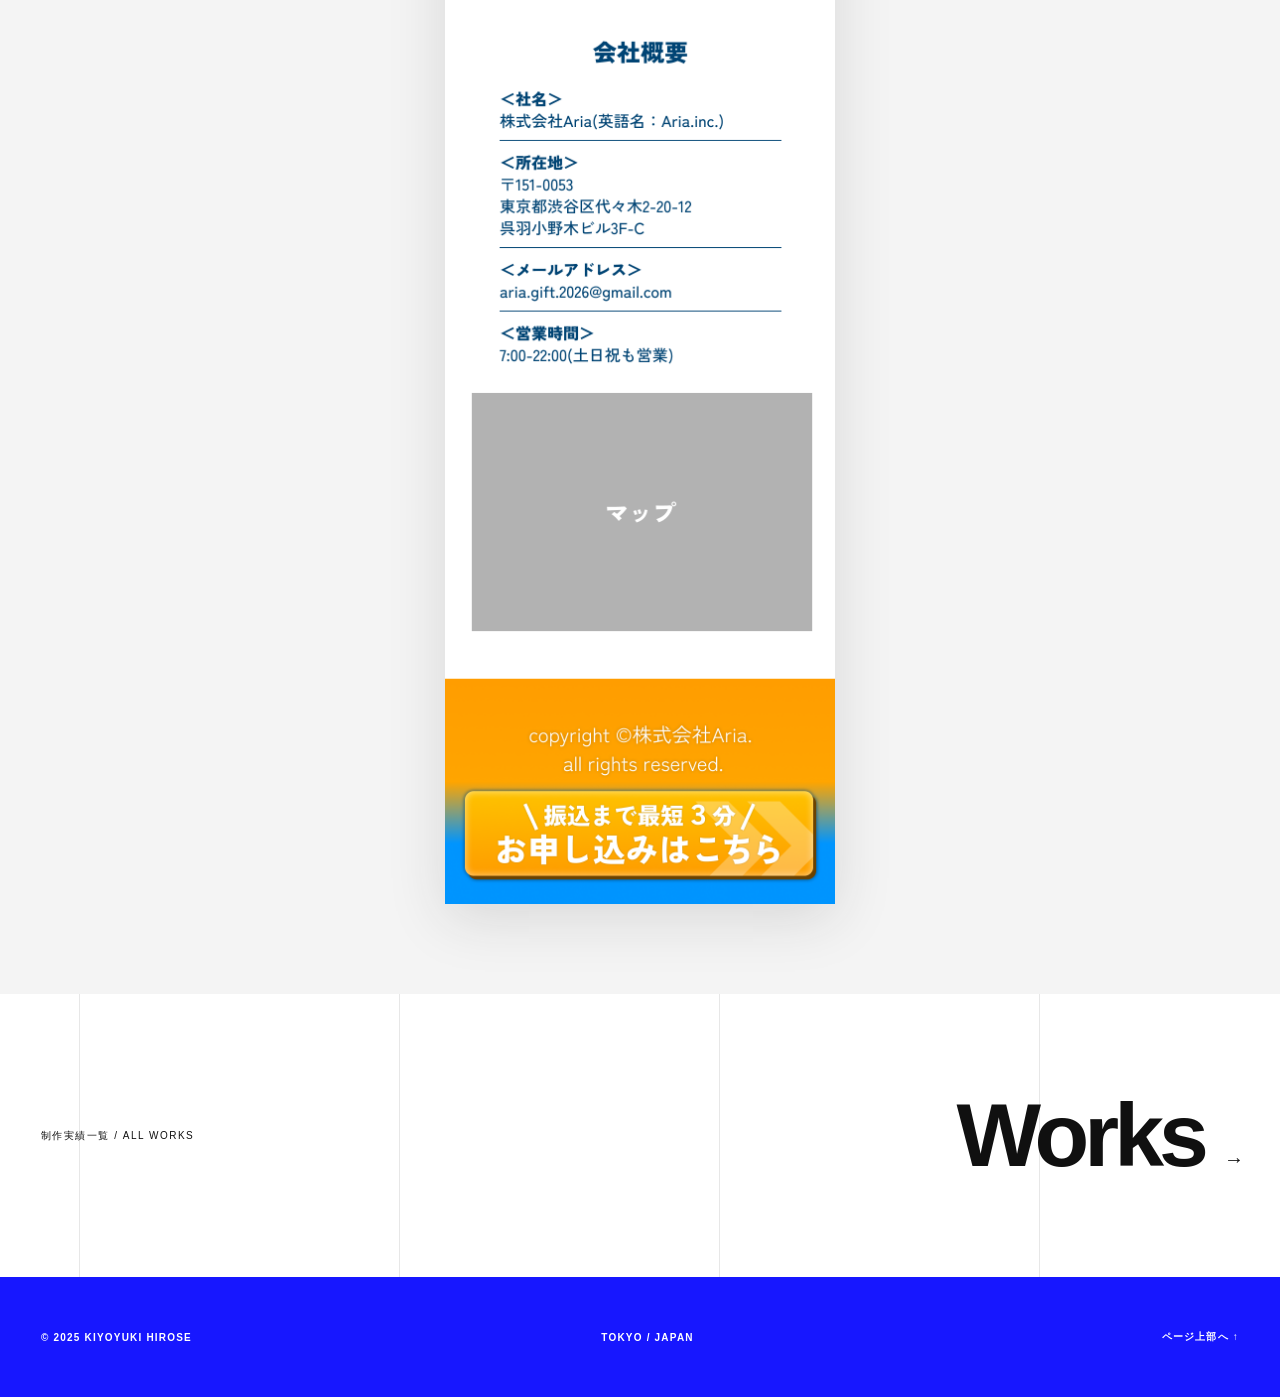
<file: project-apple-speed.html>
<!doctype html>
<html lang="ja">
<head>
  <meta charset="UTF-8">
  <meta name="viewport" content="width=device-width,initial-scale=1">
  <meta name="description" content="Appleギフトカード最短3分買取ランディングページの制作実績。">
  <title>Sokujitsu Aria Speed Purchase LP — Kiyoyuki Hirose</title>
  <link rel="stylesheet" href="assets/style.css?v=20260819-3">
</head>
<body id="top">
  <header class="site-header"><a class="wordmark" href="index.html">kiyoyuki hirose portfolio</a><button class="menu-btn" aria-expanded="false" aria-controls="nav">メニュー</button><nav id="nav"><a href="works.html">制作実績</a><a href="index.html#about">私について</a><a href="index.html#contact">お問い合わせ</a></nav></header>
  <main>
    <section class="project-head"><p class="eyebrow">SERVICE LANDING PAGE / 2025</p><h1>Sokujitsu Aria<br><em>Speed Purchase</em></h1><div class="project-facts"><div><span>担当 / ROLE</span><p>構成設計<br>Webデザイン</p></div><div><span>カテゴリー・制作年</span><p>サービスLP / 2025</p></div><div><span>制作範囲 / SCOPE</span><p>SP</p></div></div></section>
    <div class="project-hero visual visual-lp"><img src="assets/images/apple-speed-sp.png" alt="即日アリアちゃん Appleギフトカード最短3分買取LP"></div>
    <section class="case-text"><div><p class="eyebrow">OBJECTIVE / 01</p><h2>「最短3分」の速さを、強い印象と安心感の両方で届ける。</h2></div><div><h3>概要 / OVERVIEW</h3><p>Appleギフトカード買取サービスのスピード訴求LP。買取率、振込スピード、手続きの流れ、FAQ、会社情報までをスマートフォン向けに構成しました。</p><h3>課題 / PROBLEM</h3><p>スピードや高換金率を強く打ち出しながらも、初めて利用するユーザーが不安を感じないだけの説明と運営情報をバランスよく提示する必要がありました。</p><h3>アプローチ / APPROACH</h3><p>鮮やかなブルーとコミック調の図形で速さを視覚化。重要な数値とCTAを繰り返し配置し、手続きの3ステップとFAQで利用前の疑問を順番に解消する設計です。</p></div></section>
    <section class="full-view"><div class="section-head"><div><p class="eyebrow">FULL VIEW / 02</p><h2>SPデザイン</h2></div></div><div class="lp-image-stage sp single-lp-stage"><img class="lp-image" src="assets/images/apple-speed-sp.png" alt="即日アリアちゃん 最短3分買取LP SP版"></div></section>
    <nav class="next-project"><span>制作実績一覧 / ALL WORKS</span><a href="works.html">Works <i>→</i></a></nav>
  </main>
  <footer><p>© 2025 KIYOYUKI HIROSE</p><p>TOKYO / JAPAN</p><a href="#top">ページ上部へ ↑</a></footer><script src="assets/script.js"></script>
</body>
</html>
</file>
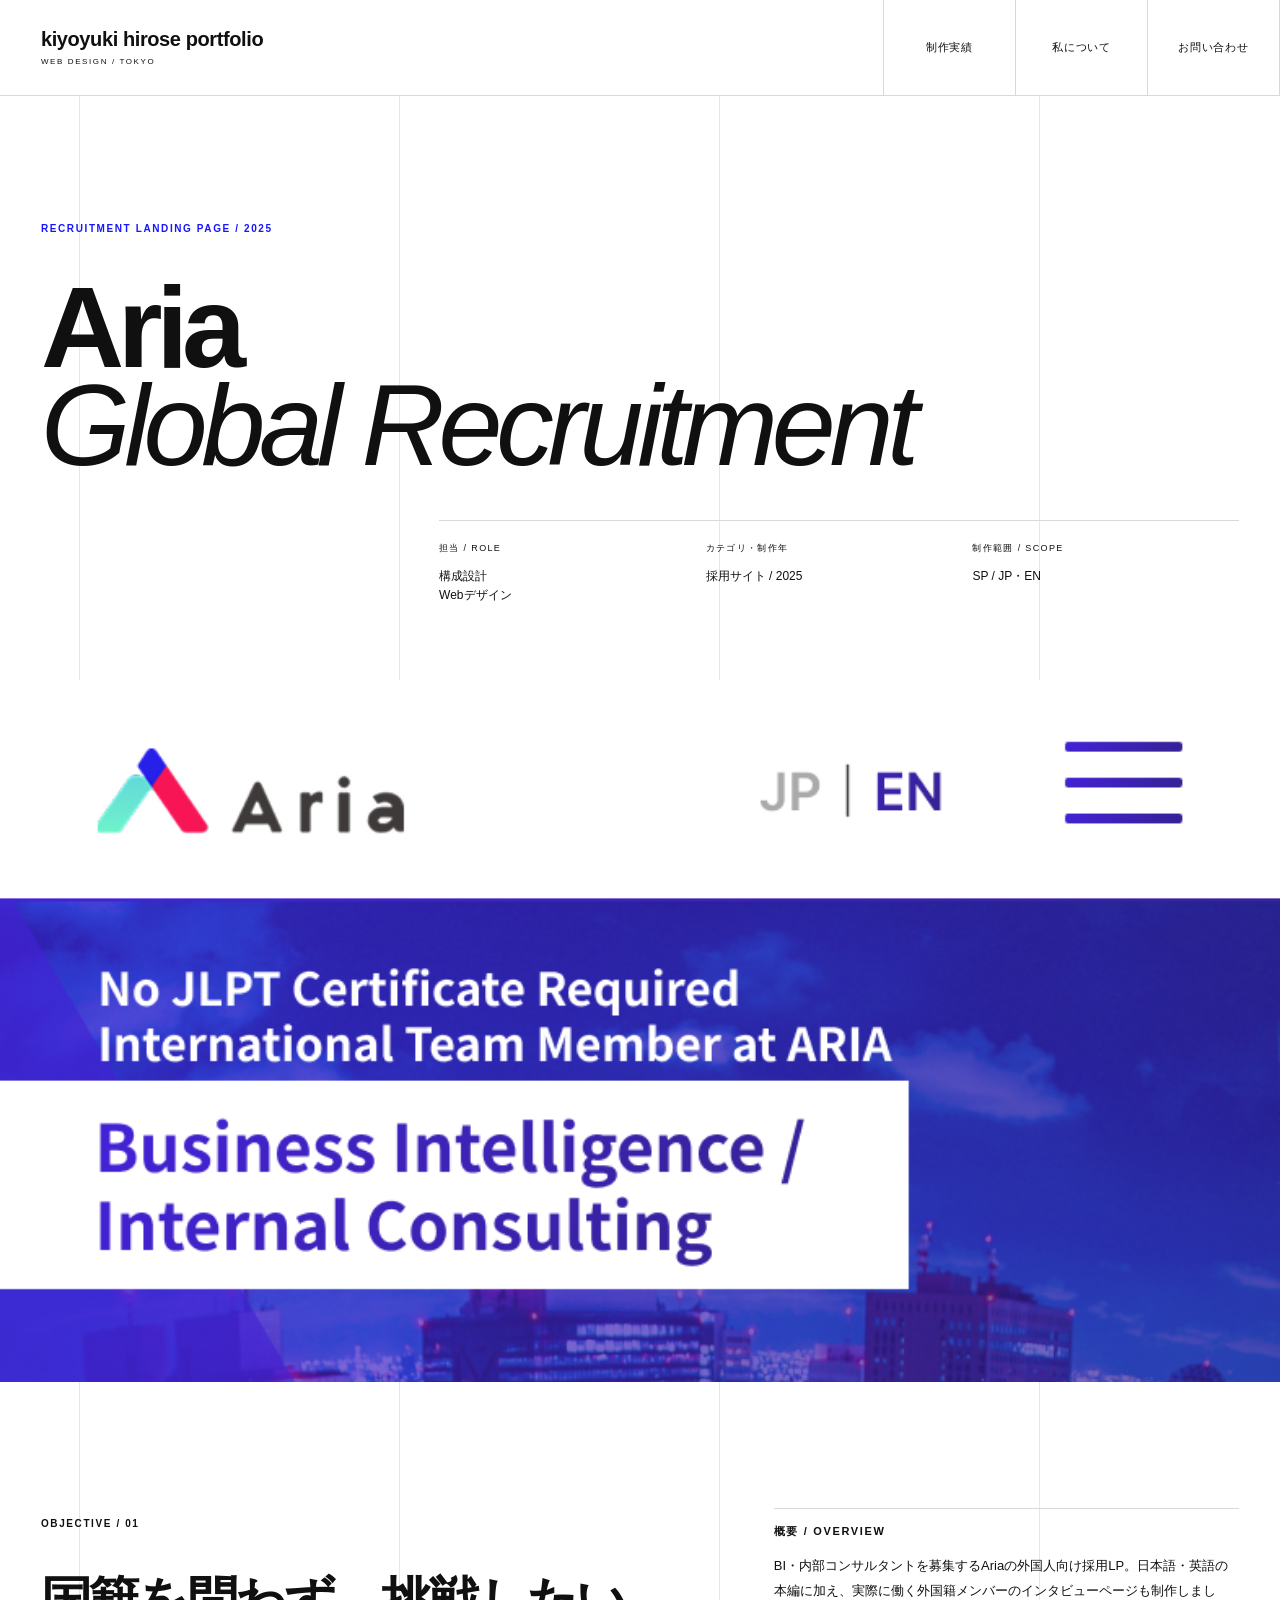
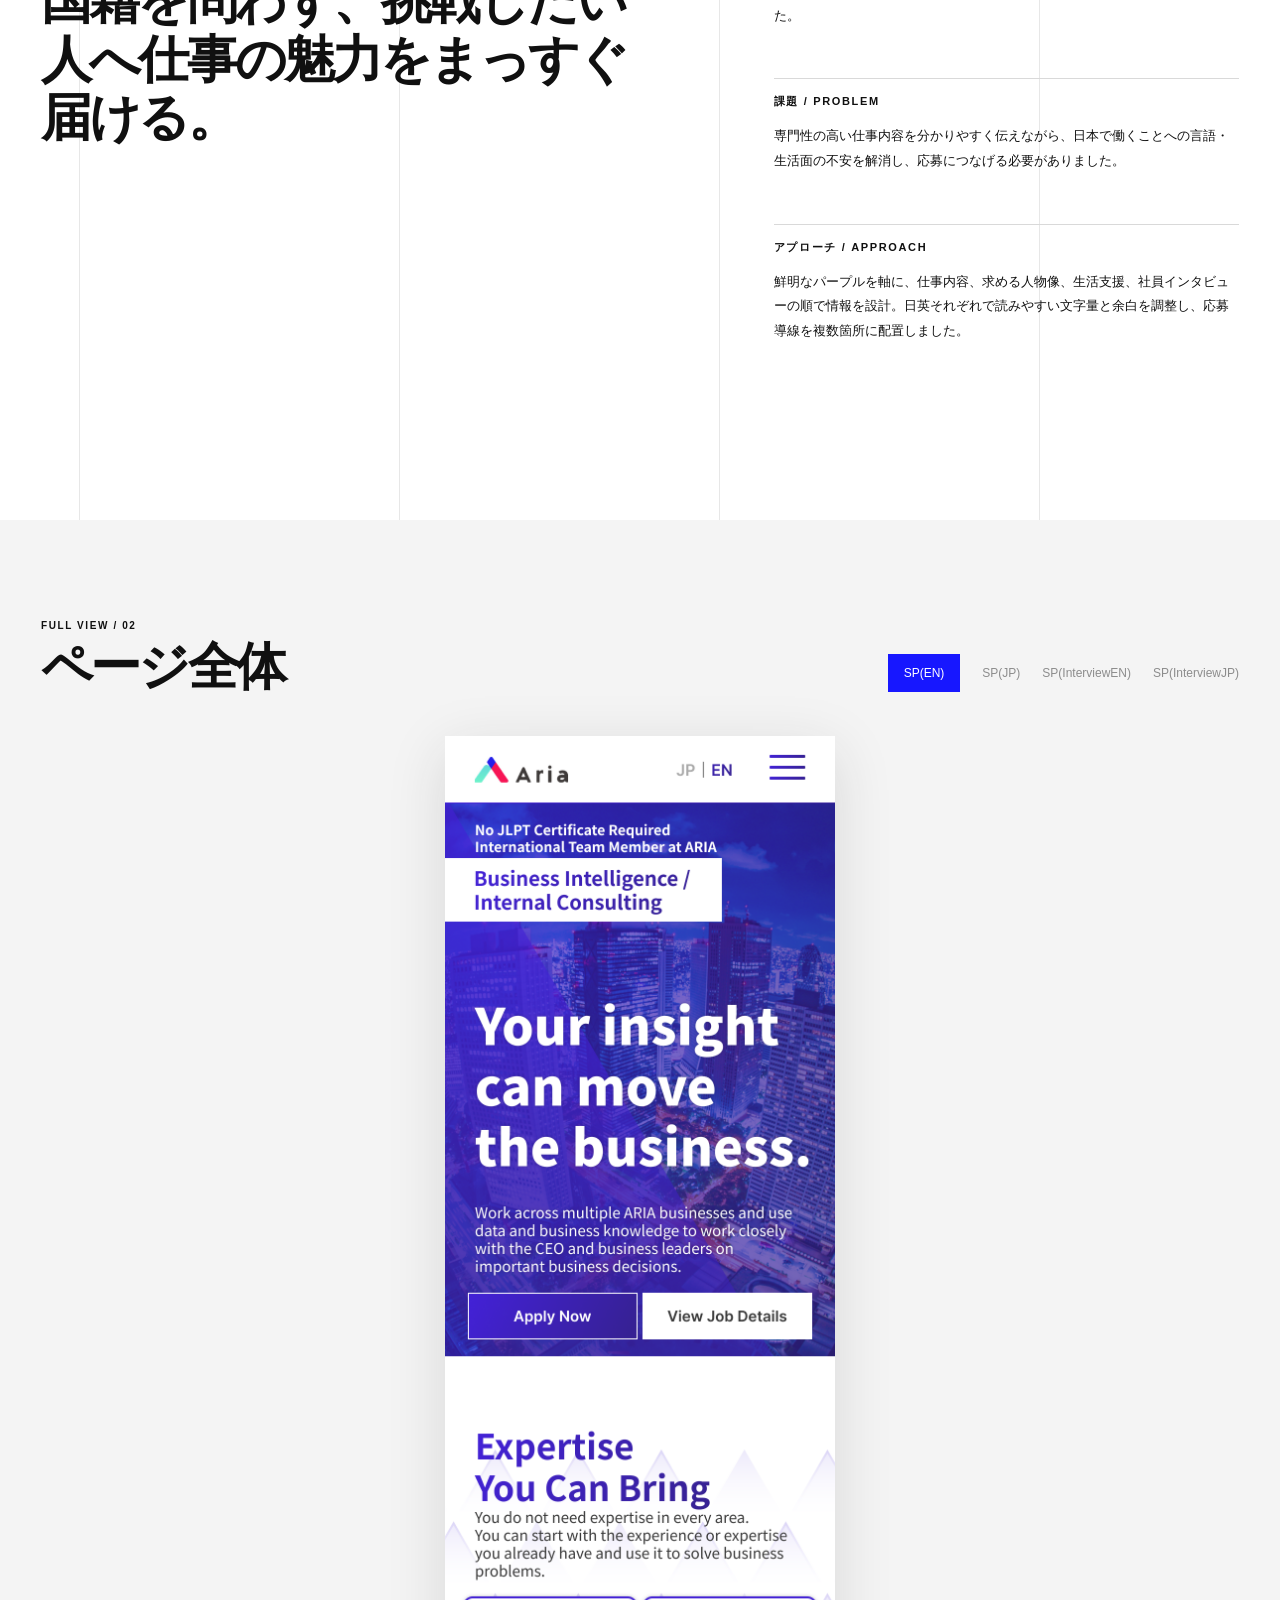
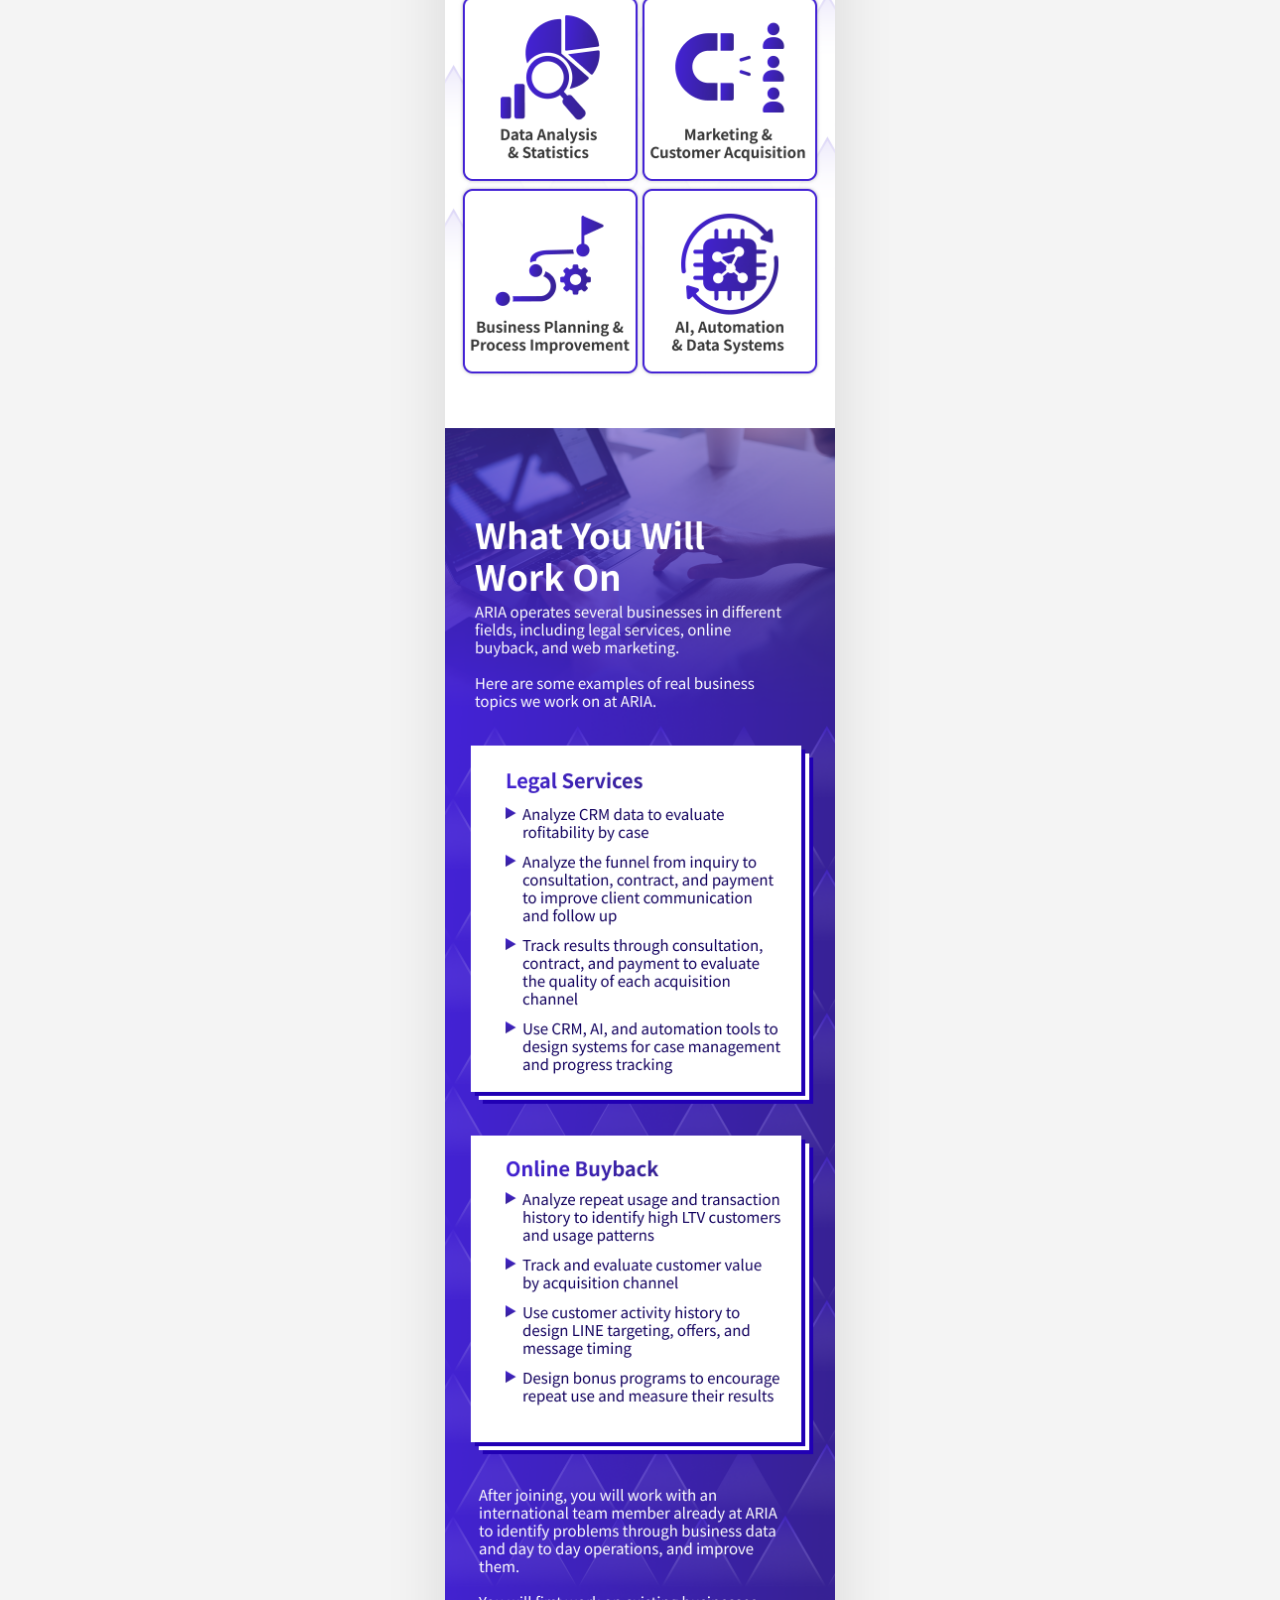
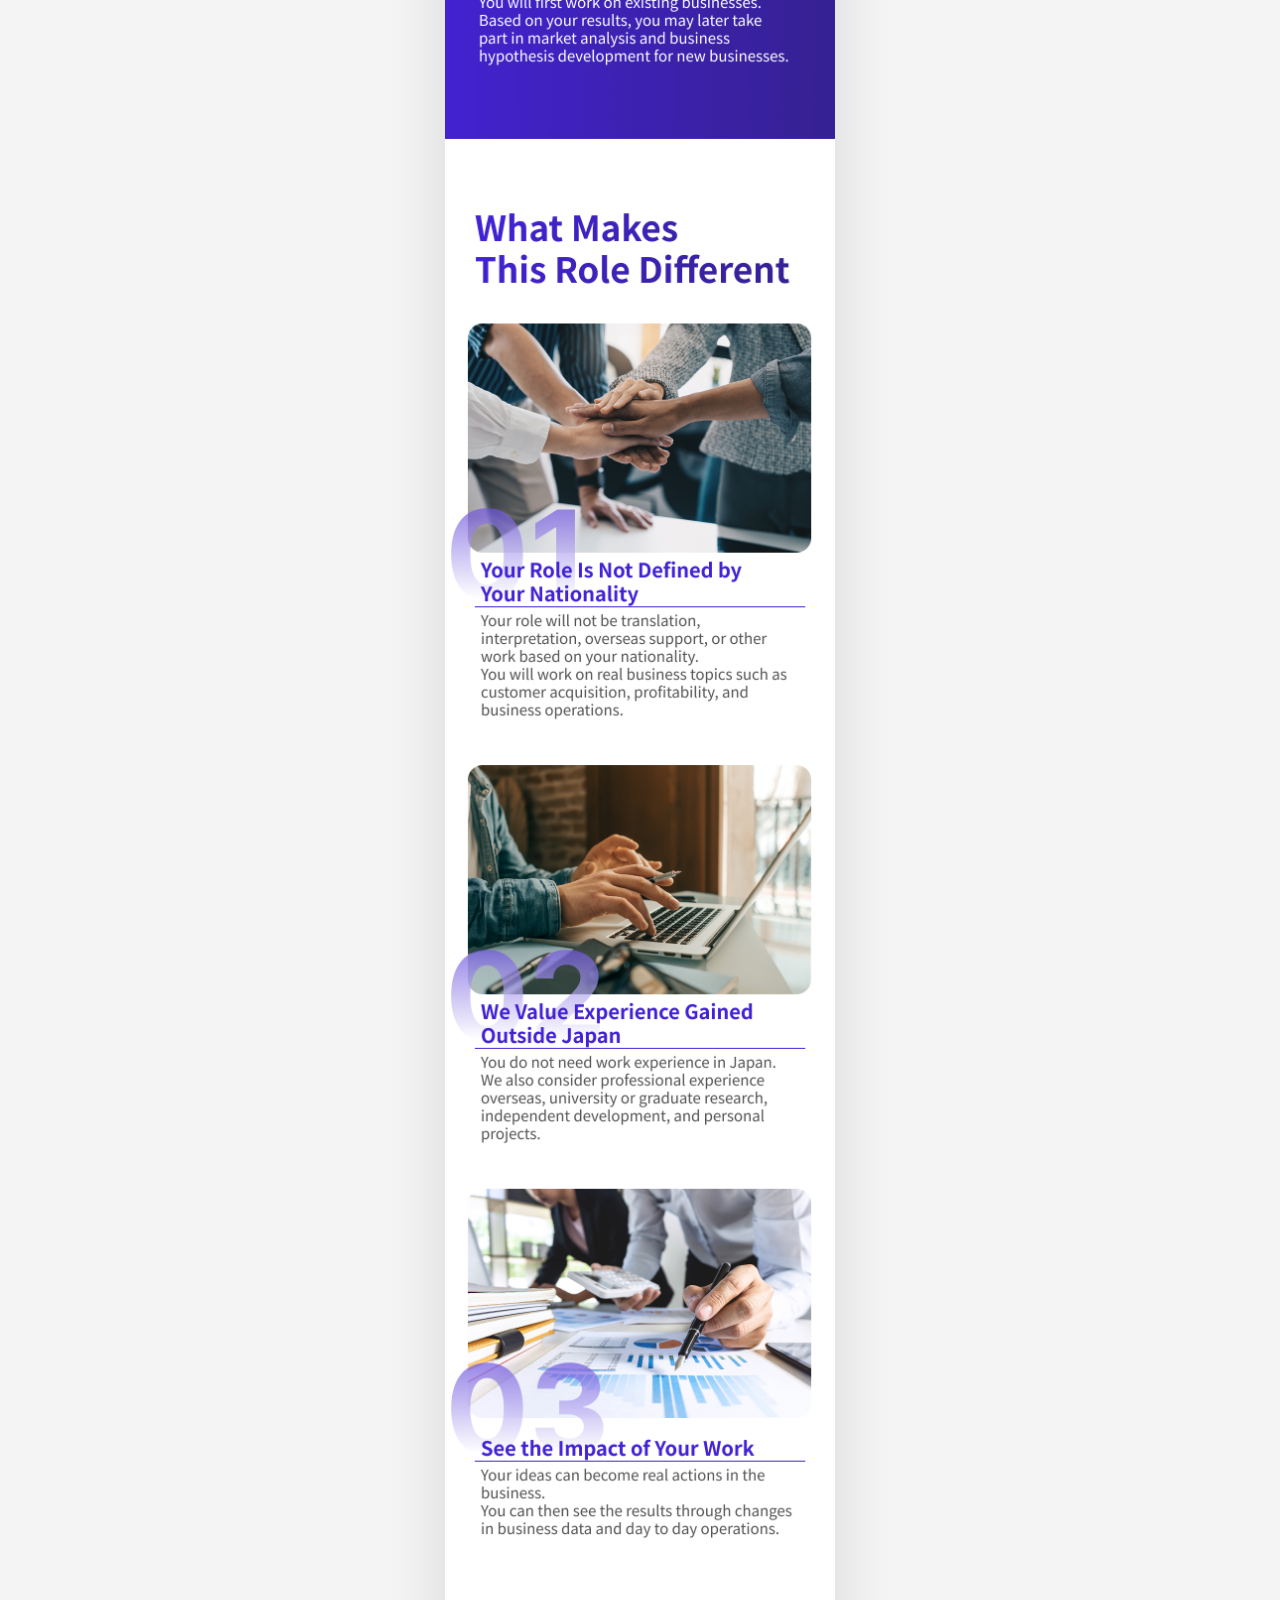
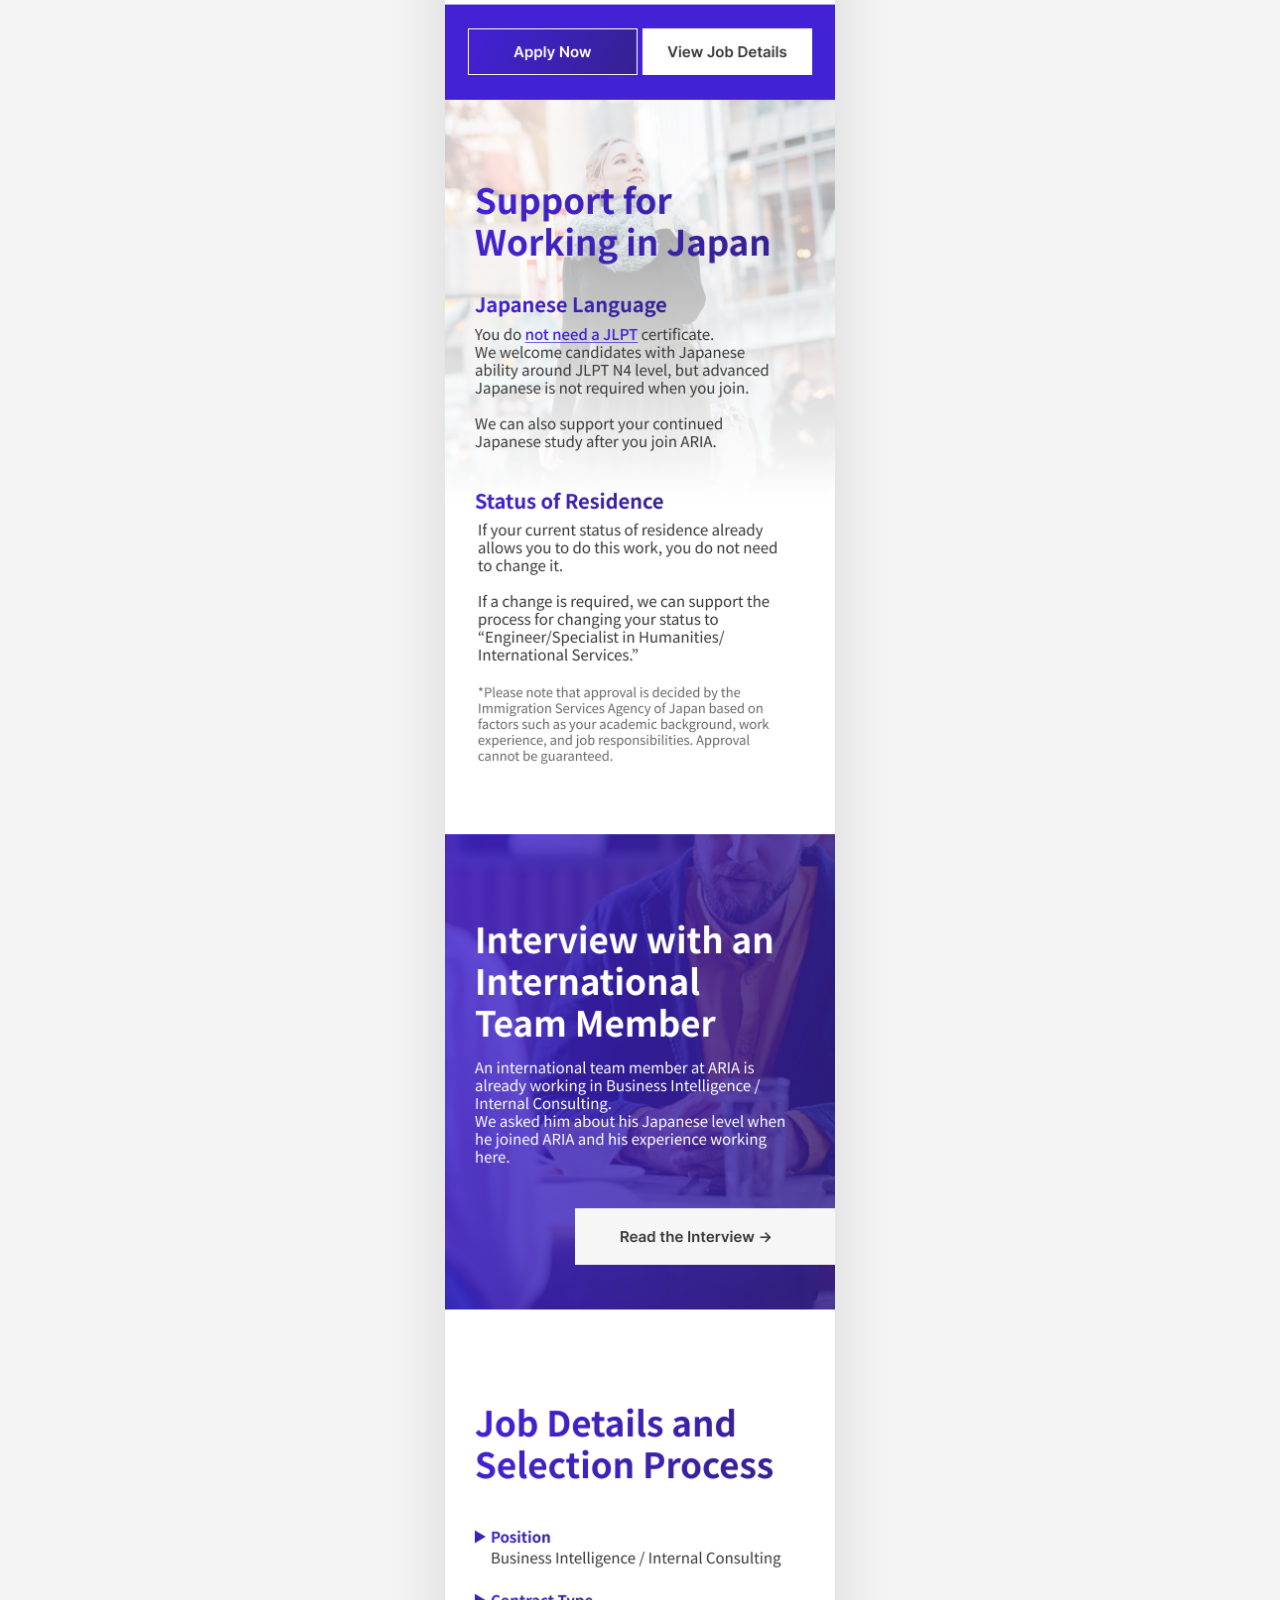
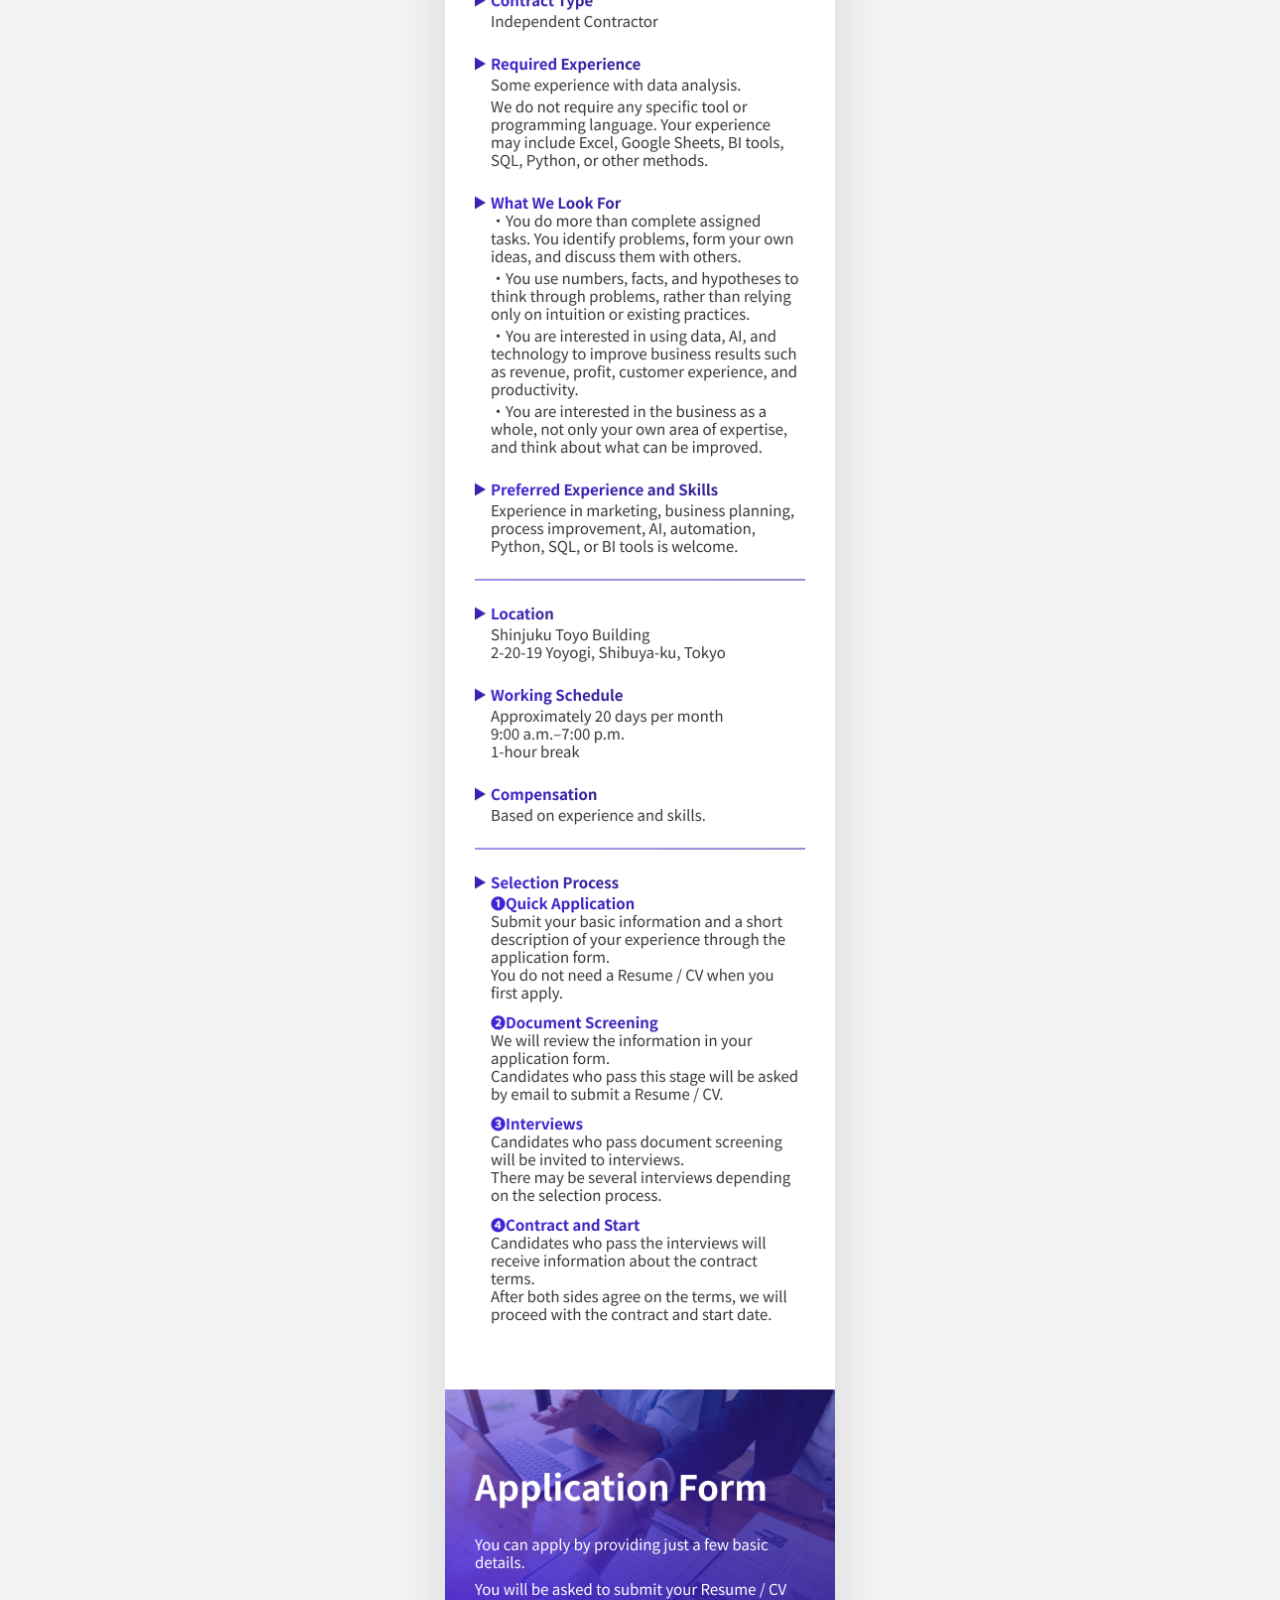
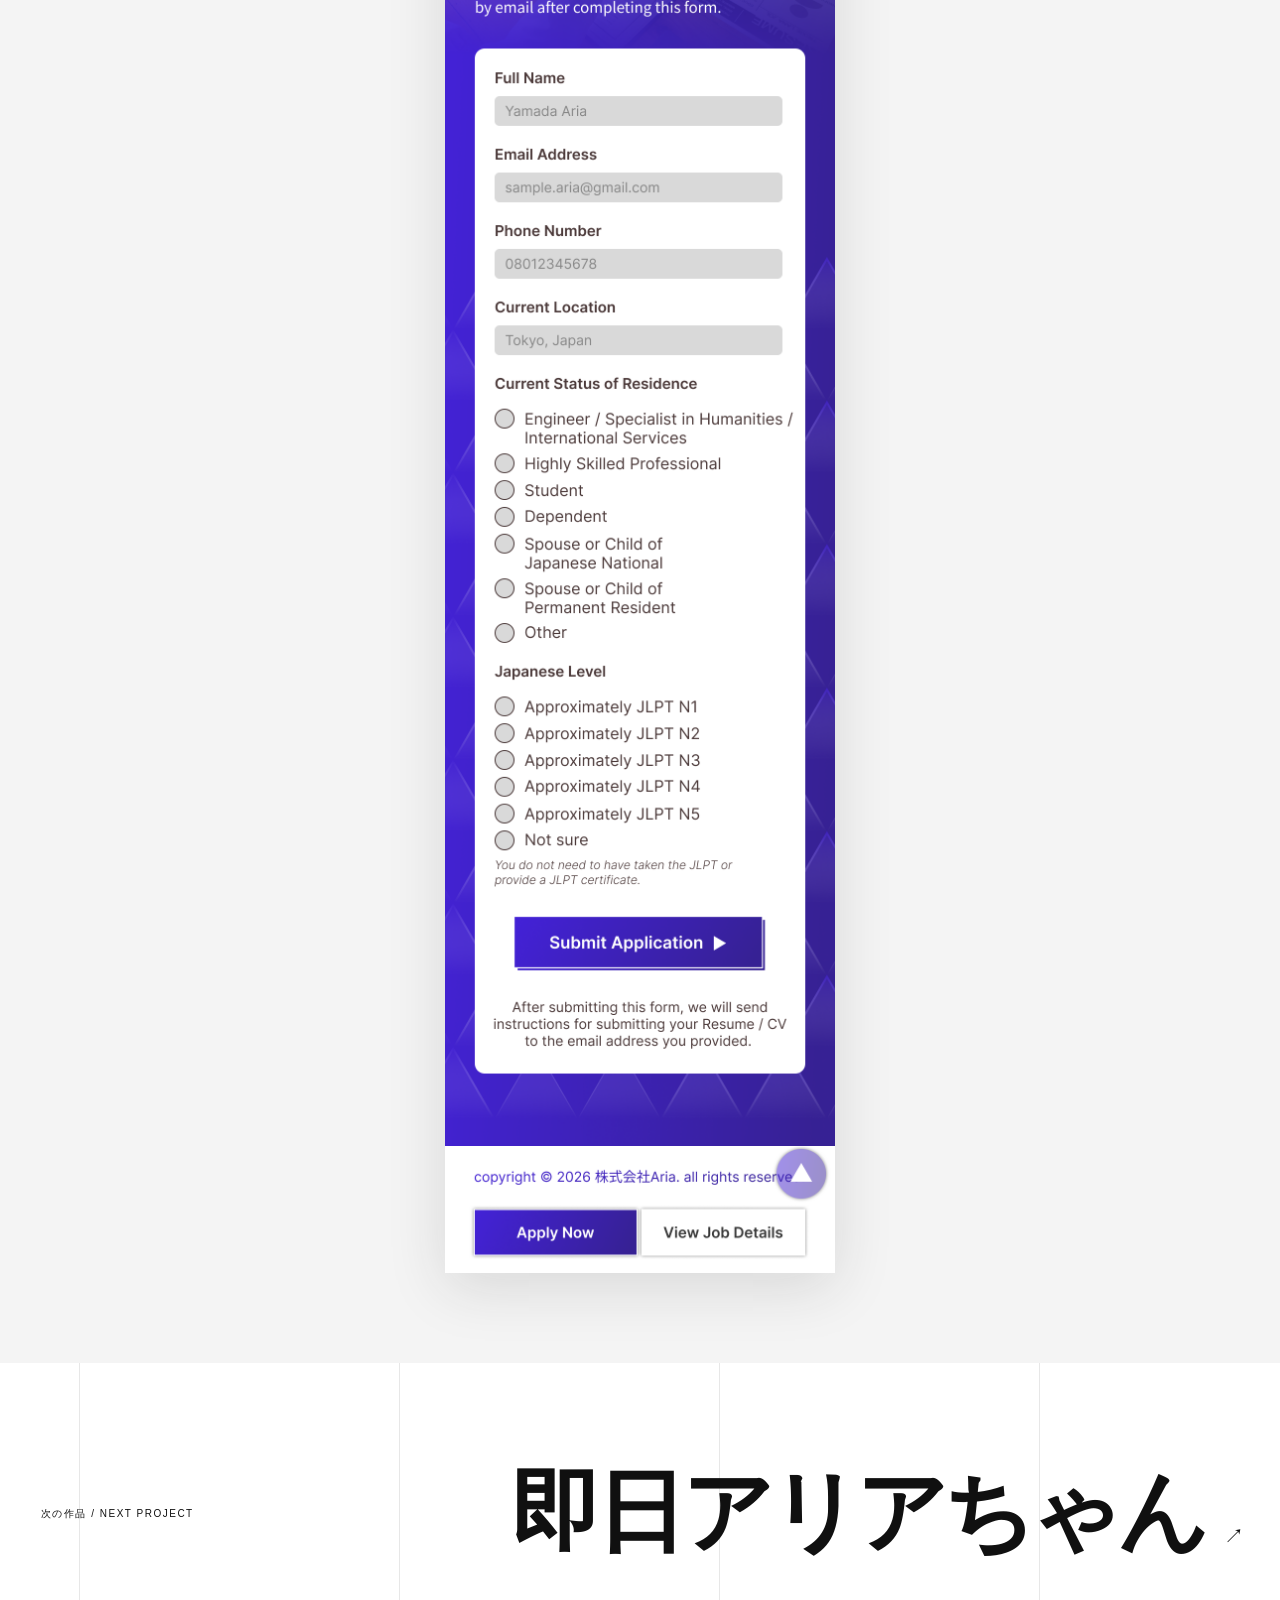
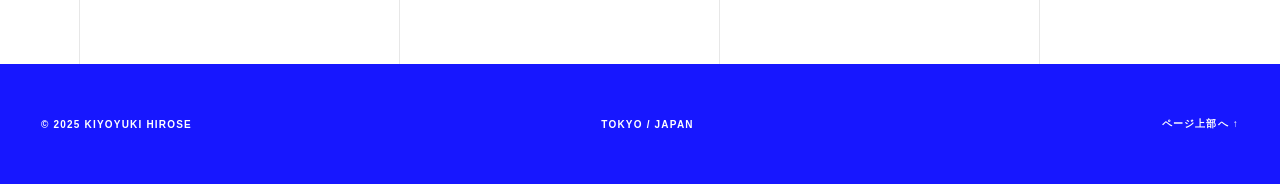
<file: project-aria.html>
<!doctype html>
<html lang="ja">
<head>
  <meta charset="UTF-8">
  <meta name="viewport" content="width=device-width,initial-scale=1">
  <meta name="description" content="Aria 外国人向けBIコンサルタント採用ランディングページ制作実績。">
  <title>Aria Recruitment LP — Kiyoyuki Hirose</title>
  <link rel="stylesheet" href="assets/style.css?v=20260819-3">
</head>
<body id="top">
  <header class="site-header"><a class="wordmark" href="index.html">kiyoyuki hirose portfolio</a><button class="menu-btn" aria-expanded="false" aria-controls="nav">メニュー</button><nav id="nav"><a href="works.html">制作実績</a><a href="index.html#about">私について</a><a href="index.html#contact">お問い合わせ</a></nav></header>
  <main>
    <section class="project-head"><p class="eyebrow">RECRUITMENT LANDING PAGE / 2025</p><h1>Aria<br><em>Global Recruitment</em></h1><div class="project-facts"><div><span>担当 / ROLE</span><p>構成設計<br>Webデザイン</p></div><div><span>カテゴリ・制作年</span><p>採用サイト / 2025</p></div><div><span>制作範囲 / SCOPE</span><p>SP / JP・EN</p></div></div></section>
    <div class="project-hero visual visual-aria"><img src="assets/images/aria-recruit-en.png" alt="Aria 外国人向け採用LP 英語版"></div>
    <section class="case-text"><div><p class="eyebrow">OBJECTIVE / 01</p><h2>国籍を問わず、挑戦したい人へ仕事の魅力をまっすぐ届ける。</h2></div><div><h3>概要 / OVERVIEW</h3><p>BI・内部コンサルタントを募集するAriaの外国人向け採用LP。日本語・英語の本編に加え、実際に働く外国籍メンバーのインタビューページも制作しました。</p><h3>課題 / PROBLEM</h3><p>専門性の高い仕事内容を分かりやすく伝えながら、日本で働くことへの言語・生活面の不安を解消し、応募につなげる必要がありました。</p><h3>アプローチ / APPROACH</h3><p>鮮明なパープルを軸に、仕事内容、求める人物像、生活支援、社員インタビューの順で情報を設計。日英それぞれで読みやすい文字量と余白を調整し、応募導線を複数箇所に配置しました。</p></div></section>
    <section class="full-view aria-full-view"><div class="section-head"><div><p class="eyebrow">FULL VIEW / 02</p><h2>ページ全体</h2></div><div class="aria-view-tabs" role="tablist" aria-label="LP表示切り替え"><button class="active" role="tab" aria-selected="true" data-aria-view="sp-en">SP(EN)</button><button role="tab" aria-selected="false" data-aria-view="sp-jp">SP(JP)</button><button role="tab" aria-selected="false" data-aria-view="interview-en">SP(InterviewEN)</button><button role="tab" aria-selected="false" data-aria-view="interview-jp">SP(InterviewJP)</button></div></div><div class="aria-view-stage"><img data-aria-panel="sp-en" src="assets/images/aria-recruit-en.png" alt="Aria 採用LP SP英語版"><img data-aria-panel="sp-jp" src="assets/images/aria-recruit-jp.png" alt="Aria 採用LP SP日本語版" hidden loading="lazy"><img data-aria-panel="interview-en" src="assets/images/aria-interview-en.png" alt="Aria 外国籍メンバーインタビュー SP英語版" hidden loading="lazy"><img data-aria-panel="interview-jp" src="assets/images/aria-interview-jp.png" alt="Aria 外国籍メンバーインタビュー SP日本語版" hidden loading="lazy"></div></section>
    <nav class="next-project"><span>次の作品 / NEXT PROJECT</span><a href="project.html">即日アリアちゃん <i>↗</i></a></nav>
  </main>
  <footer><p>© 2025 KIYOYUKI HIROSE</p><p>TOKYO / JAPAN</p><a href="#top">ページ上部へ ↑</a></footer>
  <script src="assets/script.js"></script>
</body>
</html>
</file>
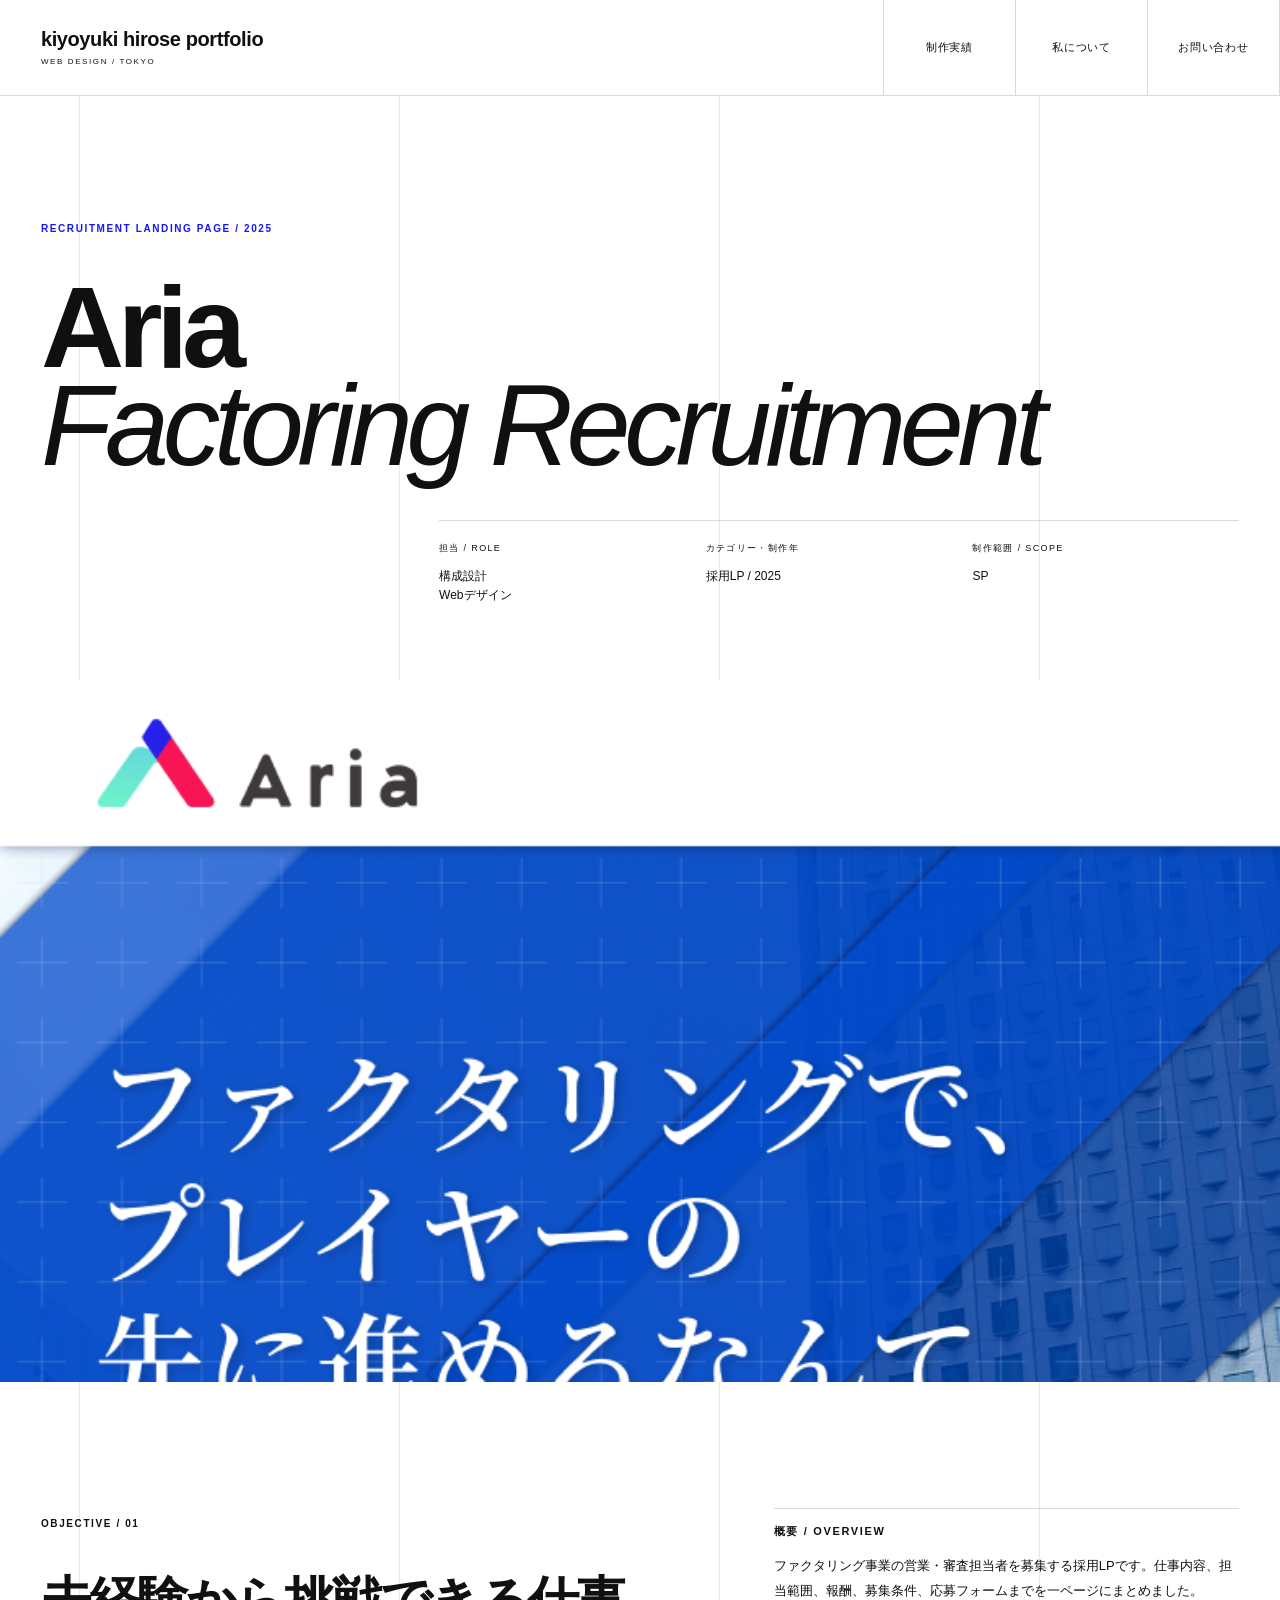
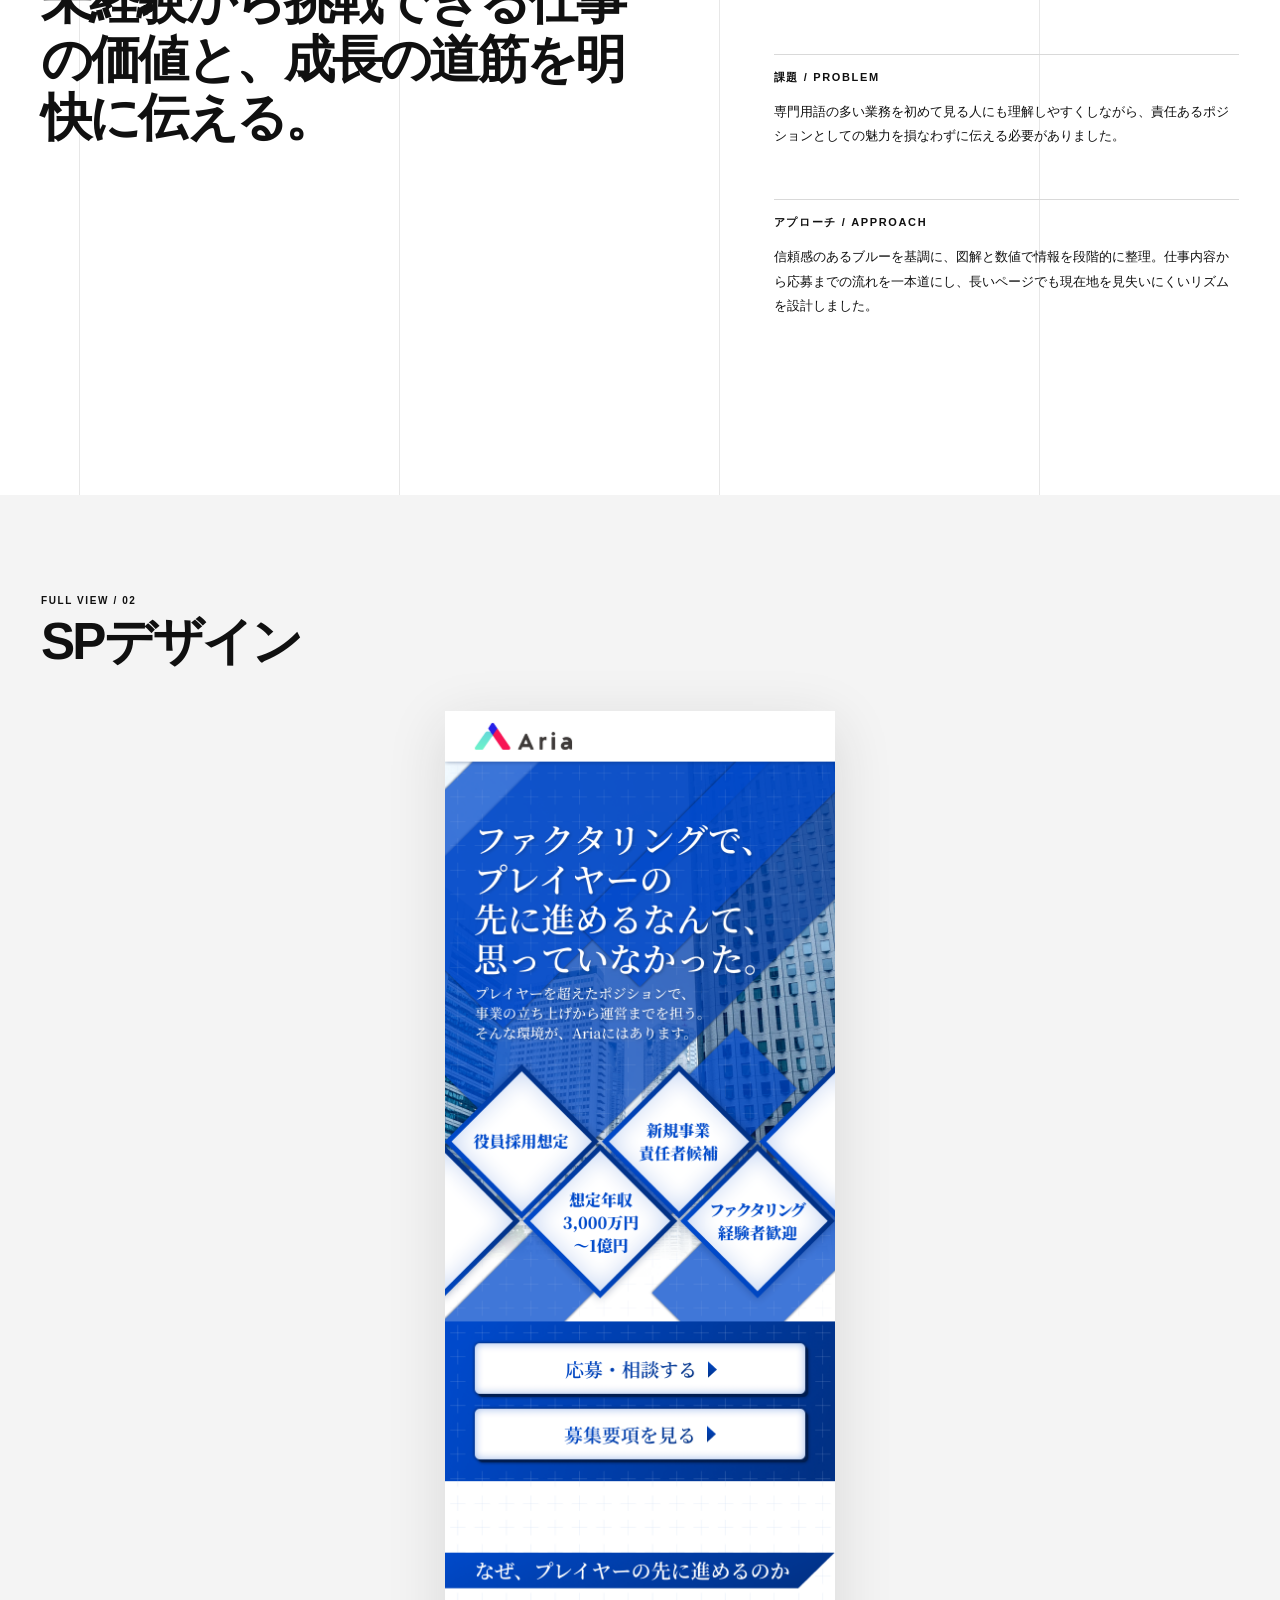
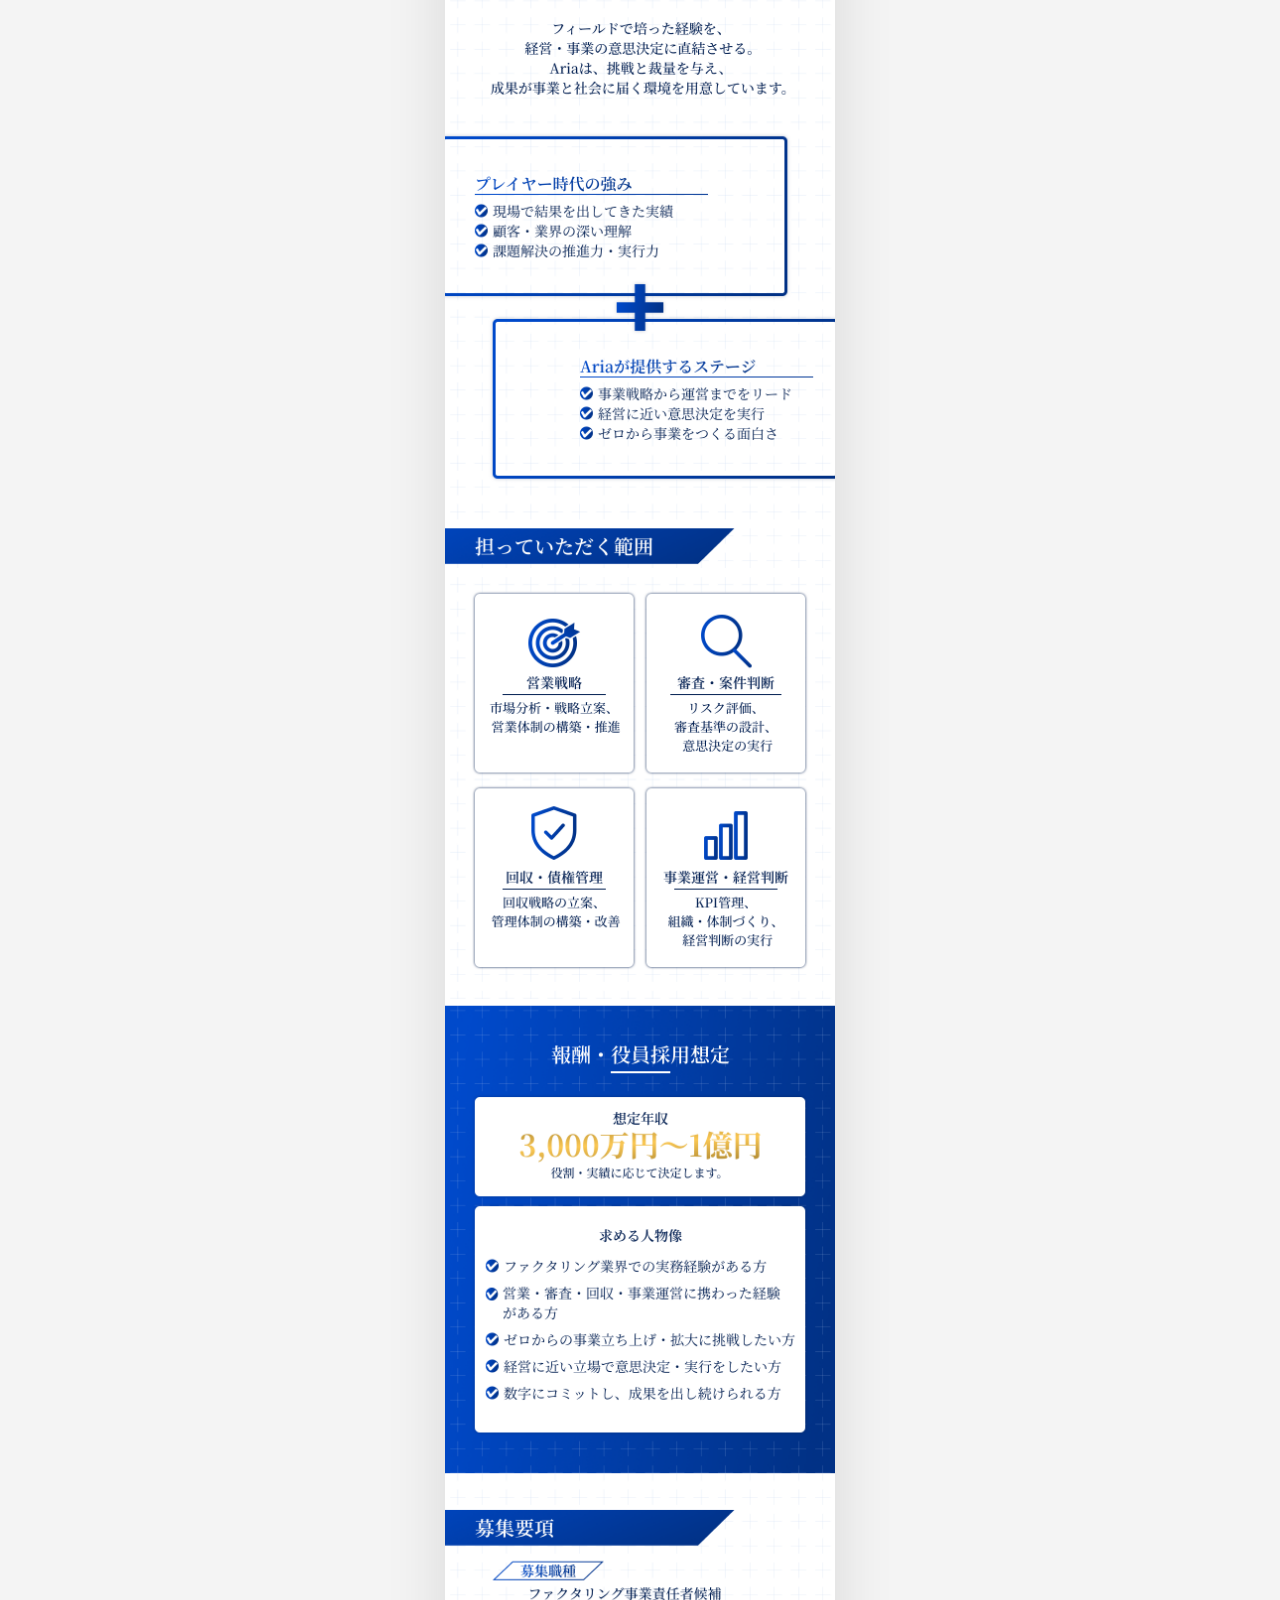
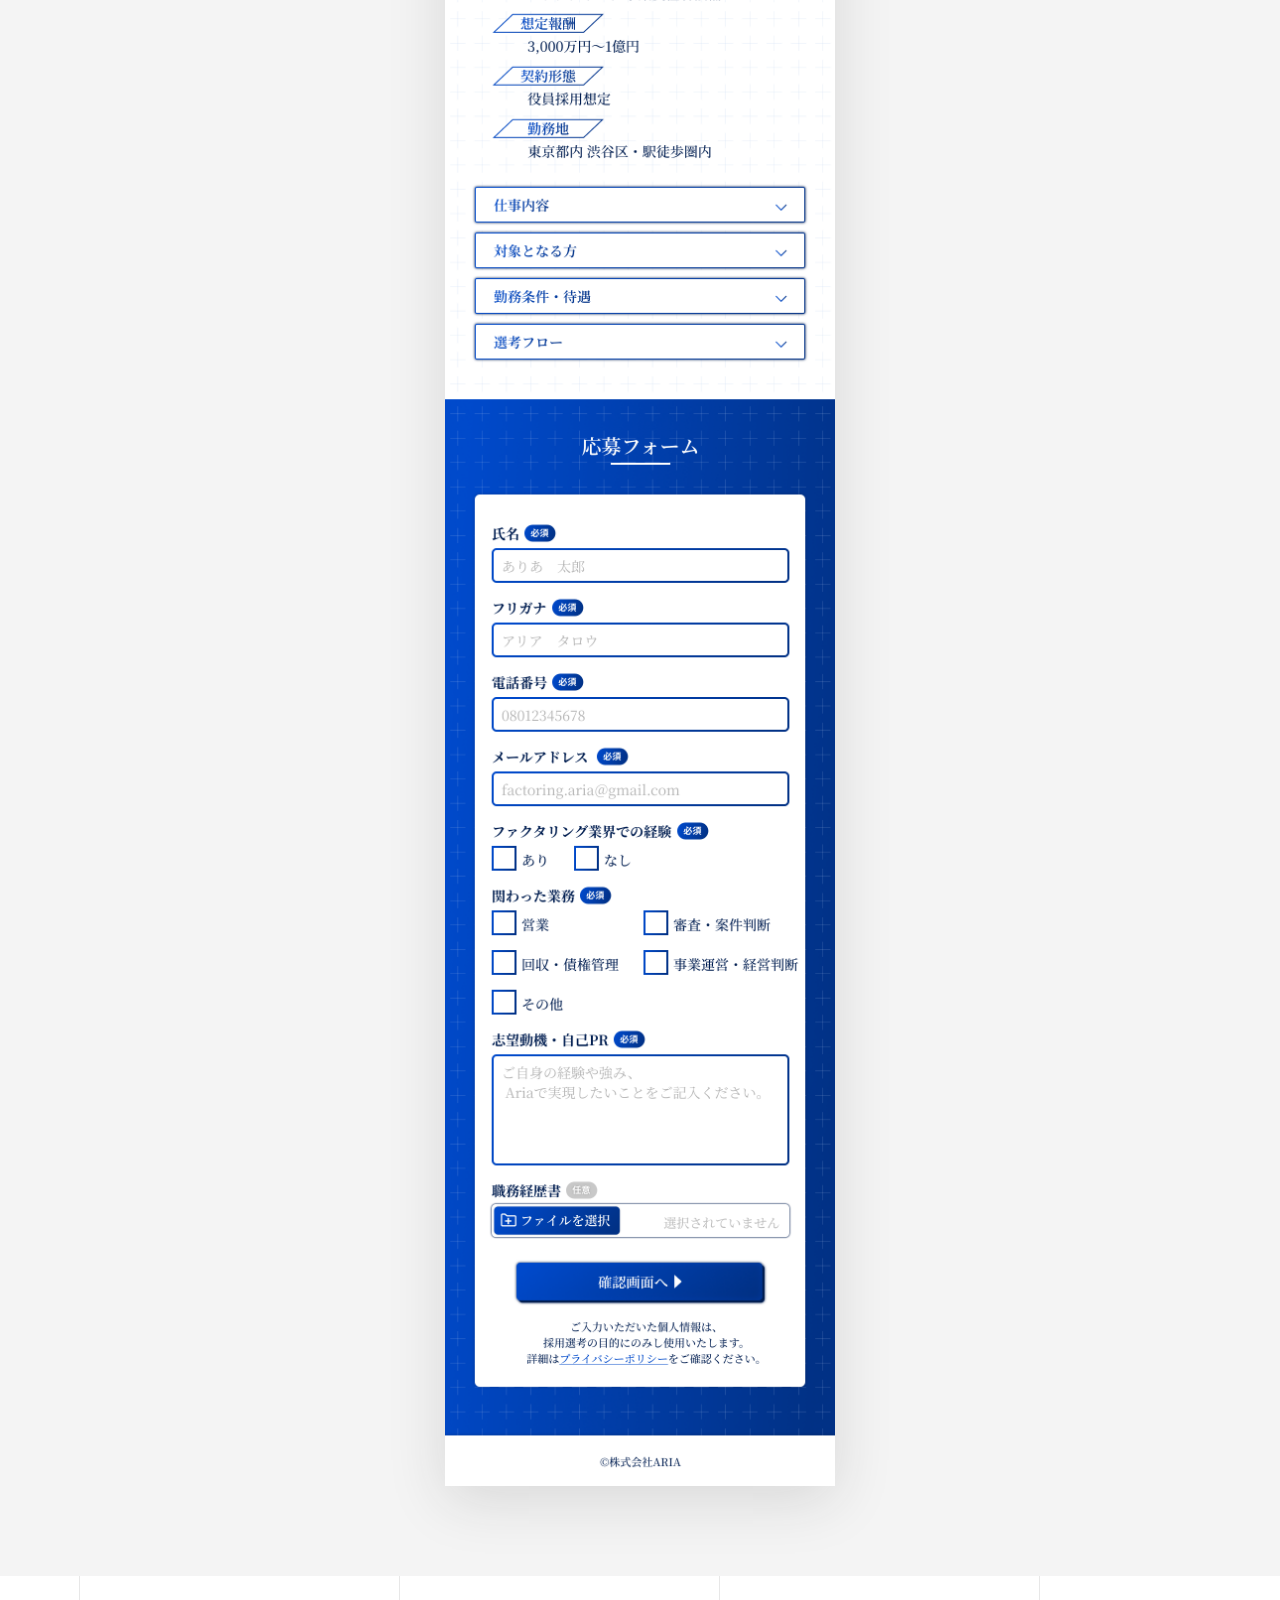
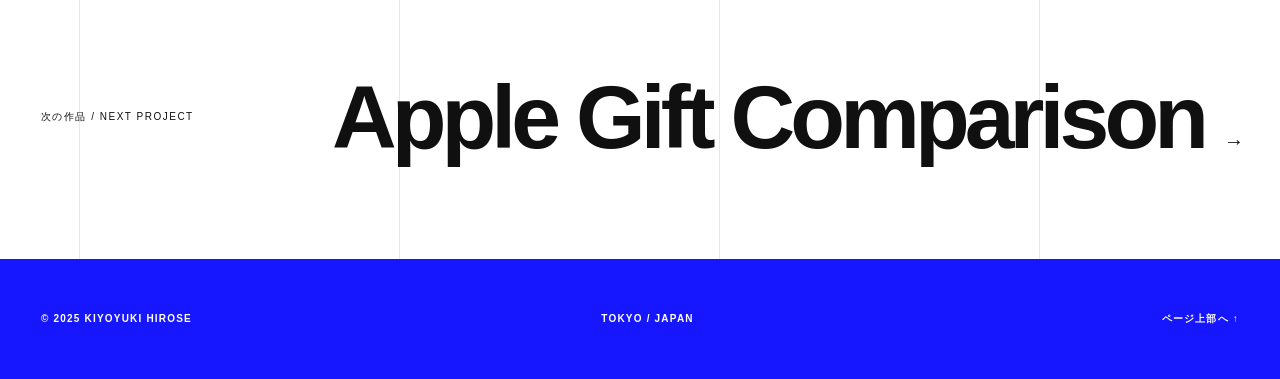
<file: project-factoring.html>
<!doctype html>
<html lang="ja">
<head>
  <meta charset="UTF-8">
  <meta name="viewport" content="width=device-width,initial-scale=1">
  <meta name="description" content="ファクタリング事業の採用ランディングページ制作実績。">
  <title>Factoring Recruitment LP — Kiyoyuki Hirose</title>
  <link rel="stylesheet" href="assets/style.css?v=20260819-3">
</head>
<body id="top">
  <header class="site-header"><a class="wordmark" href="index.html">kiyoyuki hirose portfolio</a><button class="menu-btn" aria-expanded="false" aria-controls="nav">メニュー</button><nav id="nav"><a href="works.html">制作実績</a><a href="index.html#about">私について</a><a href="index.html#contact">お問い合わせ</a></nav></header>
  <main>
    <section class="project-head"><p class="eyebrow">RECRUITMENT LANDING PAGE / 2025</p><h1>Aria<br><em>Factoring Recruitment</em></h1><div class="project-facts"><div><span>担当 / ROLE</span><p>構成設計<br>Webデザイン</p></div><div><span>カテゴリー・制作年</span><p>採用LP / 2025</p></div><div><span>制作範囲 / SCOPE</span><p>SP</p></div></div></section>
    <div class="project-hero visual visual-lp"><img src="assets/images/aria-factoring-sp.png" alt="ファクタリング事業 採用ランディングページ"></div>
    <section class="case-text"><div><p class="eyebrow">OBJECTIVE / 01</p><h2>未経験から挑戦できる仕事の価値と、成長の道筋を明快に伝える。</h2></div><div><h3>概要 / OVERVIEW</h3><p>ファクタリング事業の営業・審査担当者を募集する採用LPです。仕事内容、担当範囲、報酬、募集条件、応募フォームまでを一ページにまとめました。</p><h3>課題 / PROBLEM</h3><p>専門用語の多い業務を初めて見る人にも理解しやすくしながら、責任あるポジションとしての魅力を損なわずに伝える必要がありました。</p><h3>アプローチ / APPROACH</h3><p>信頼感のあるブルーを基調に、図解と数値で情報を段階的に整理。仕事内容から応募までの流れを一本道にし、長いページでも現在地を見失いにくいリズムを設計しました。</p></div></section>
    <section class="full-view"><div class="section-head"><div><p class="eyebrow">FULL VIEW / 02</p><h2>SPデザイン</h2></div></div><div class="lp-image-stage sp single-lp-stage"><img class="lp-image" src="assets/images/aria-factoring-sp.png" alt="ファクタリング事業 採用LP SP版"></div></section>
    <nav class="next-project"><span>次の作品 / NEXT PROJECT</span><a href="project-ranking.html">Apple Gift Comparison <i>→</i></a></nav>
  </main>
  <footer><p>© 2025 KIYOYUKI HIROSE</p><p>TOKYO / JAPAN</p><a href="#top">ページ上部へ ↑</a></footer><script src="assets/script.js"></script>
</body>
</html>
</file>
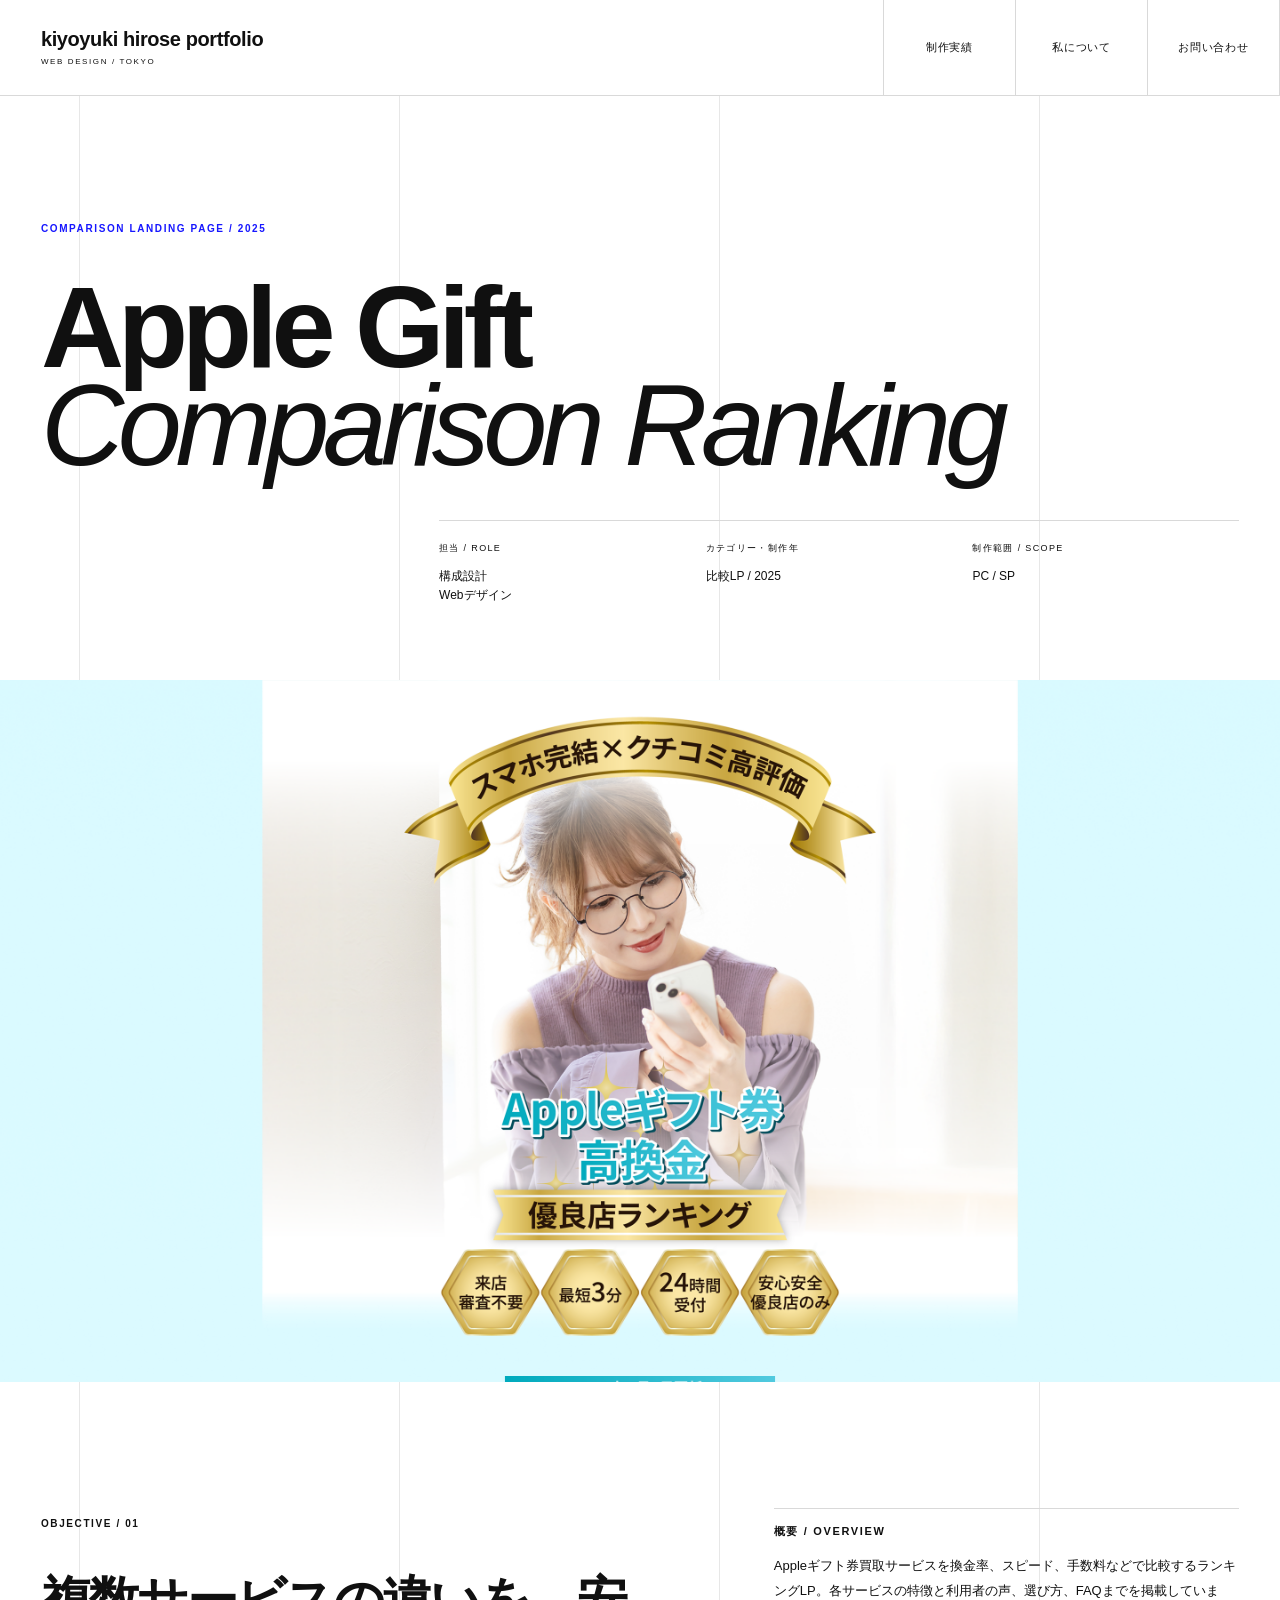
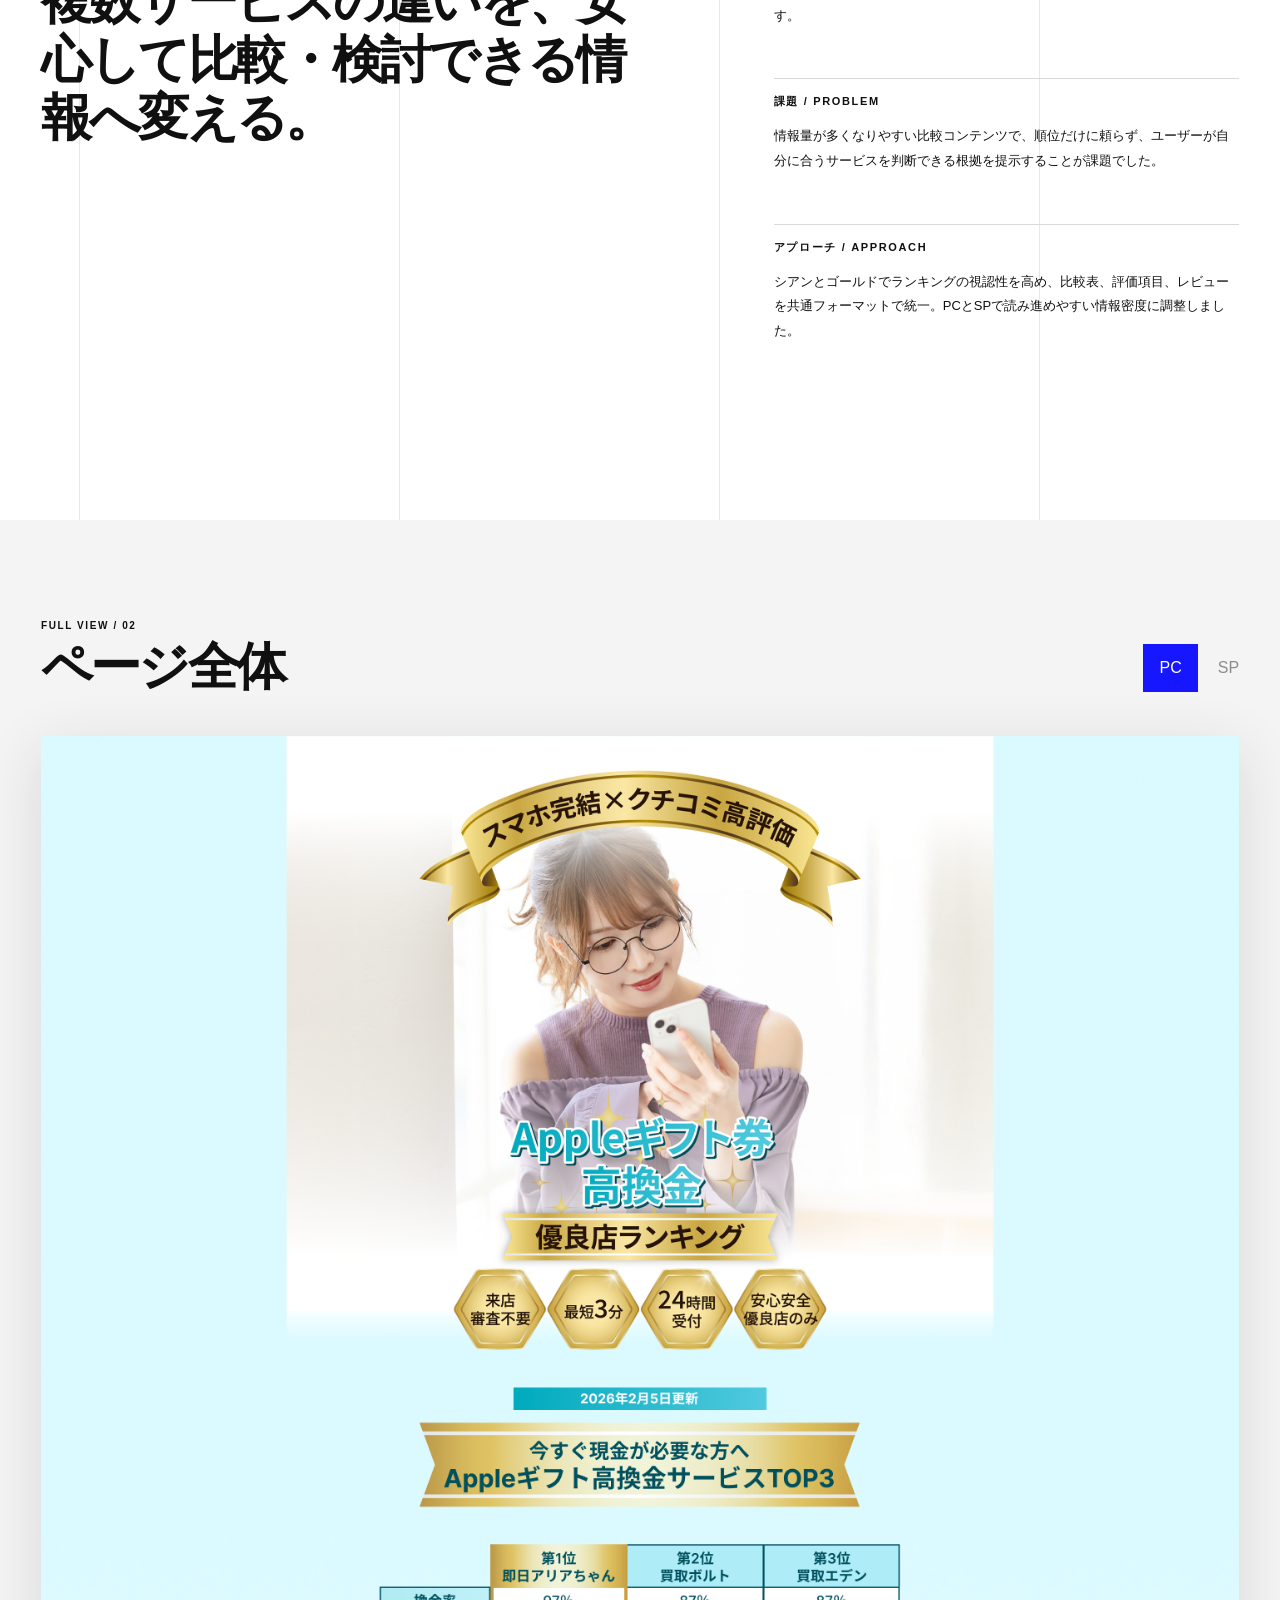
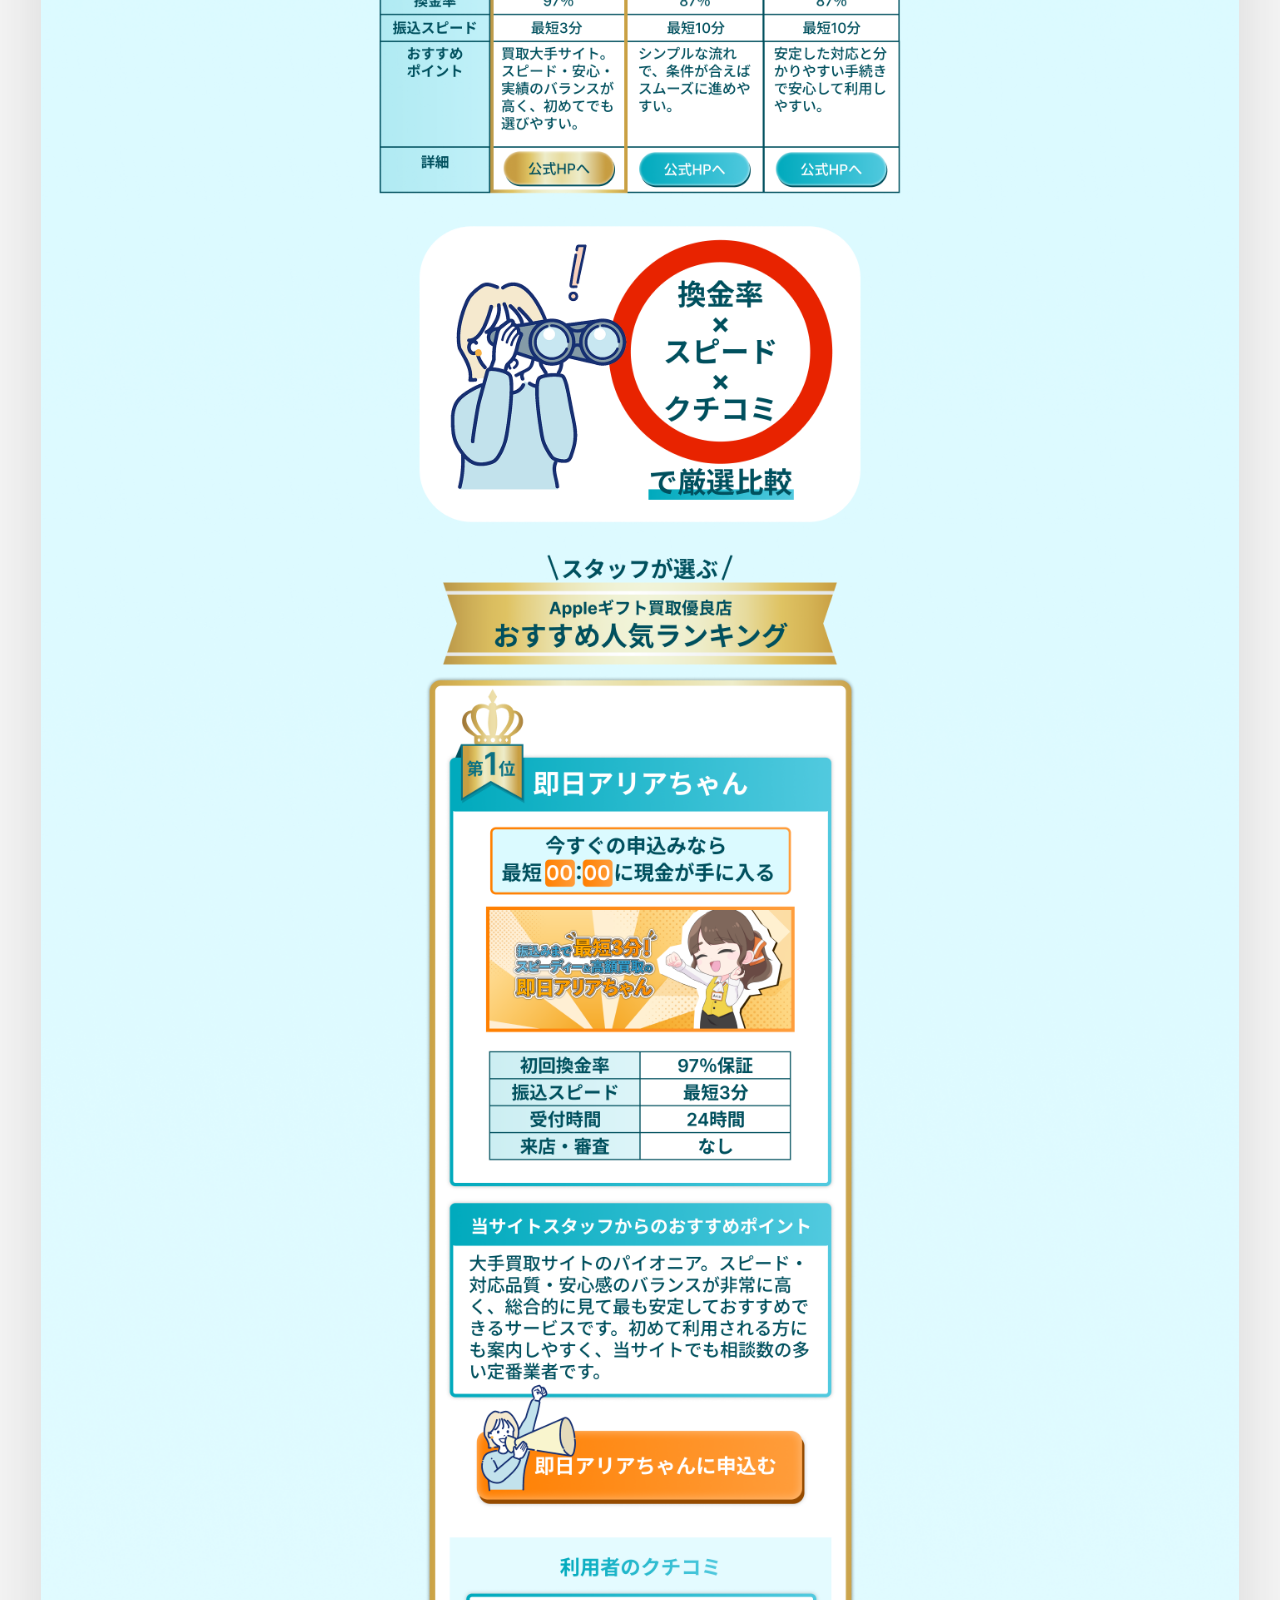
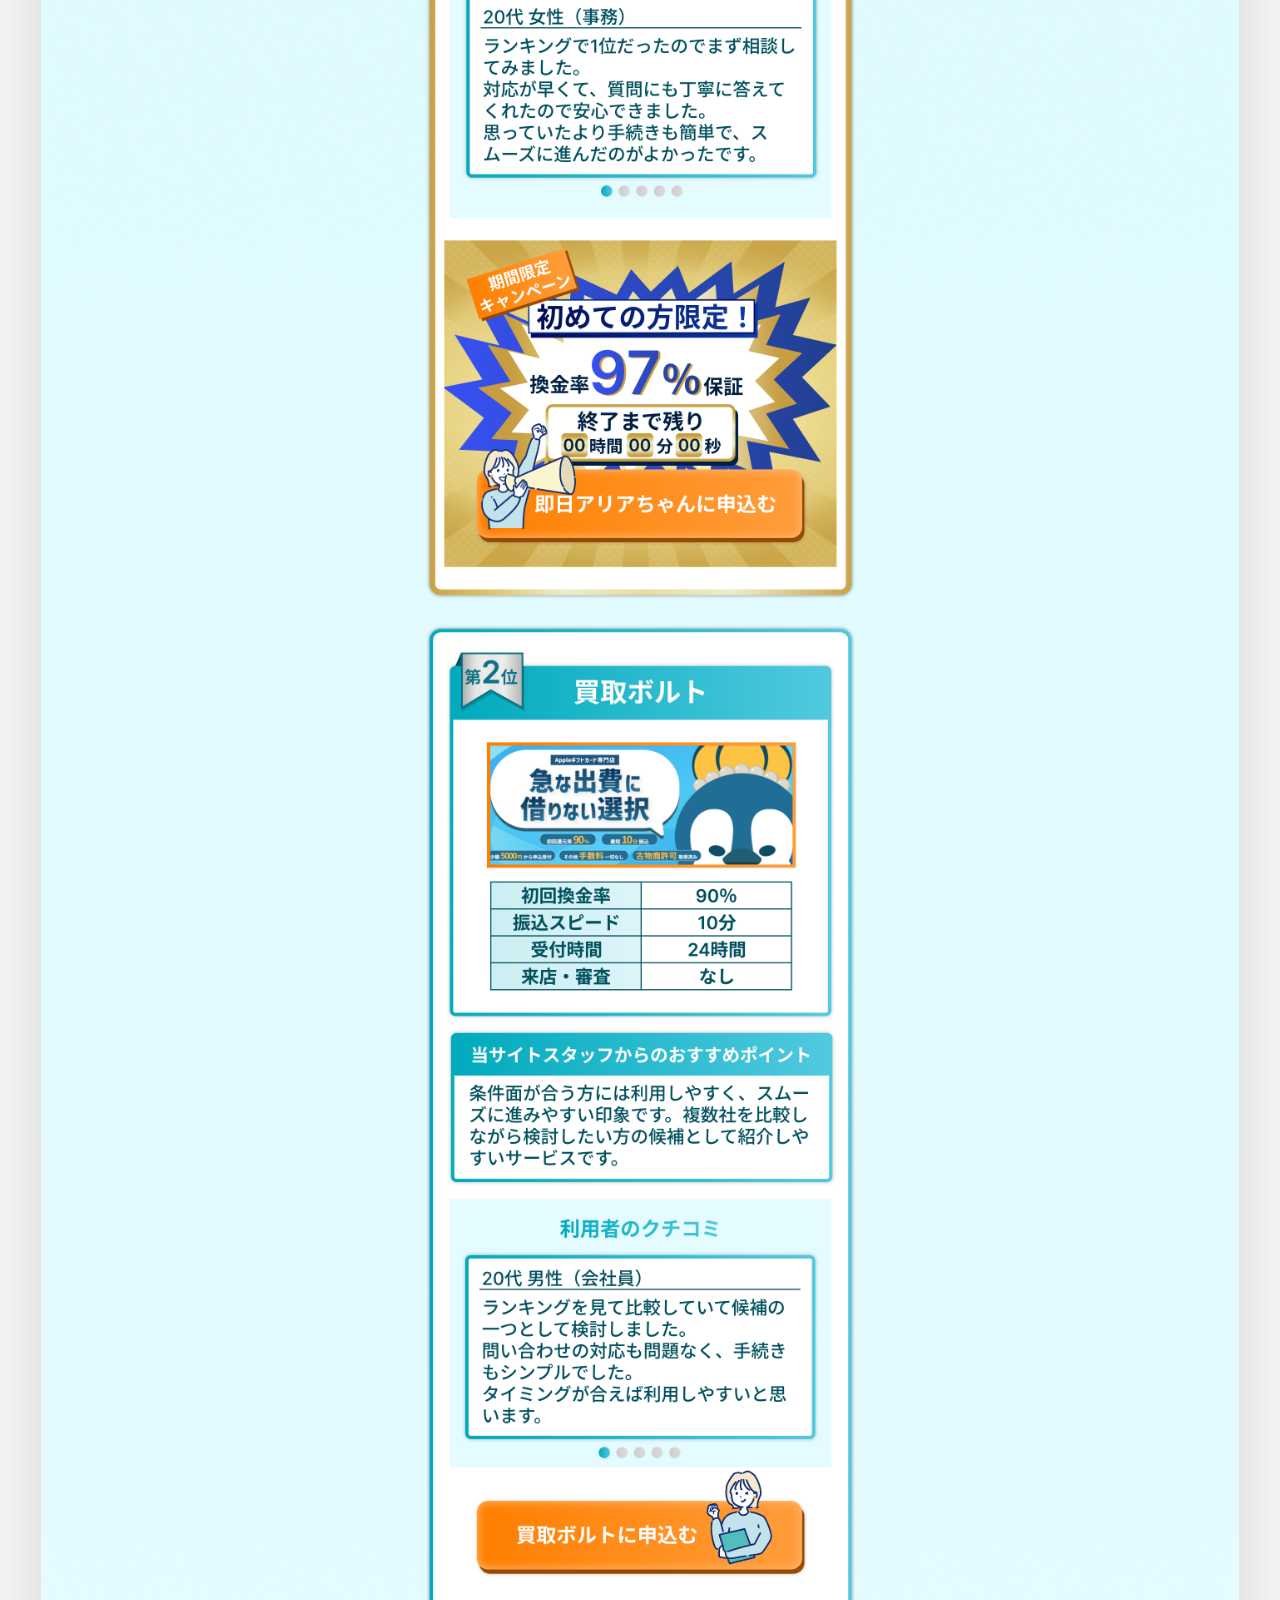
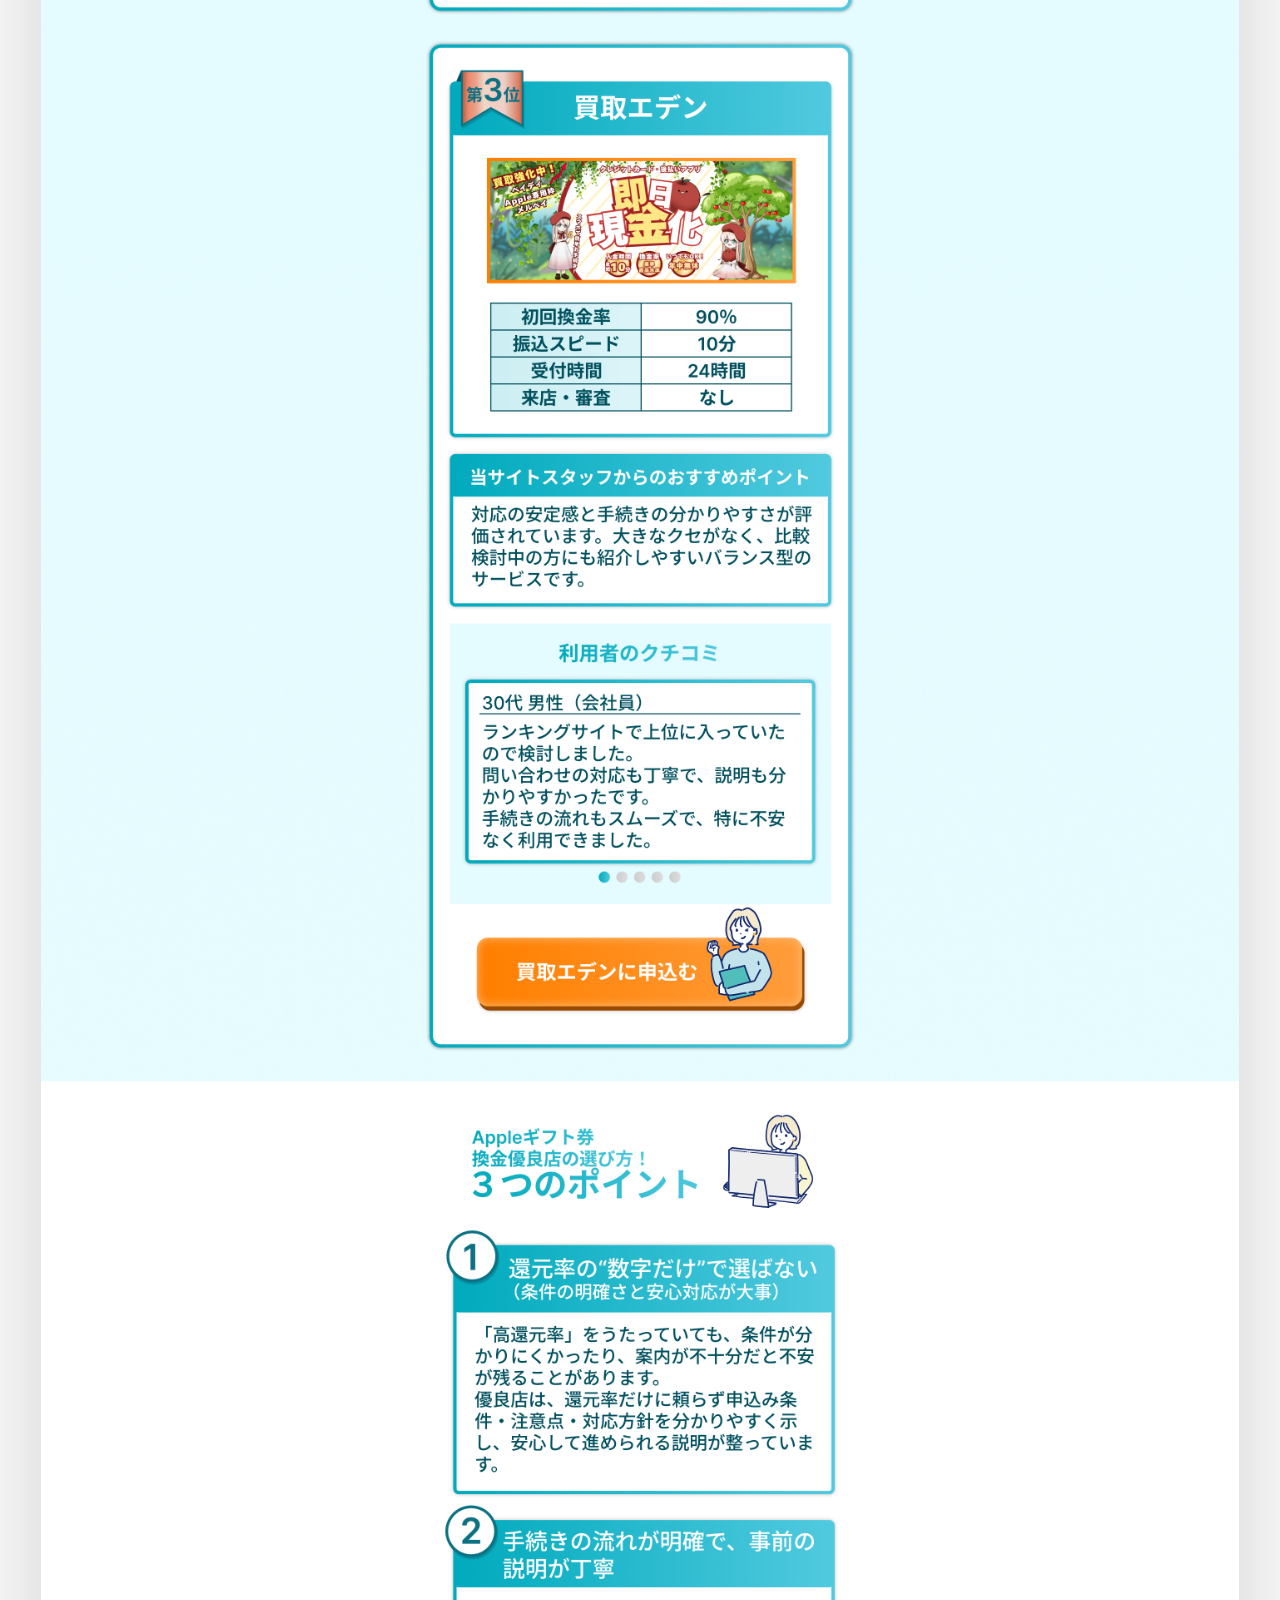
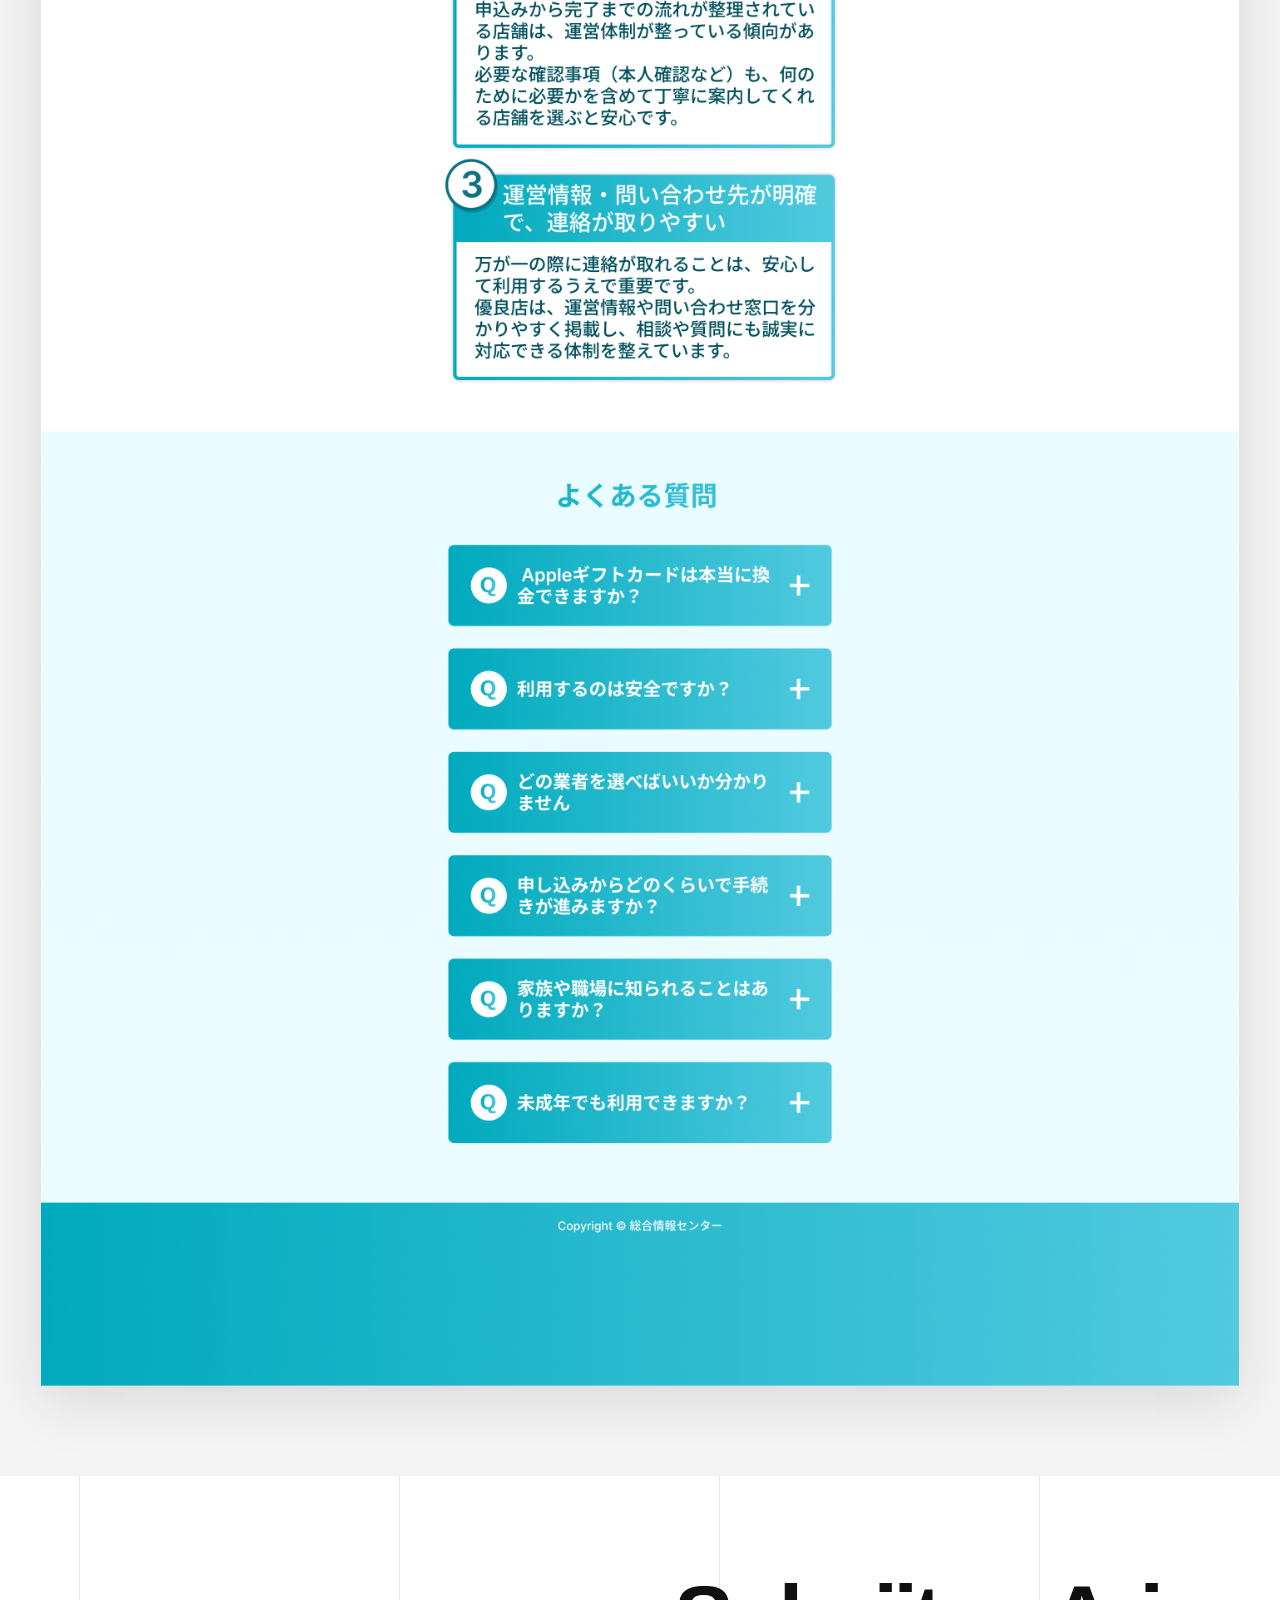
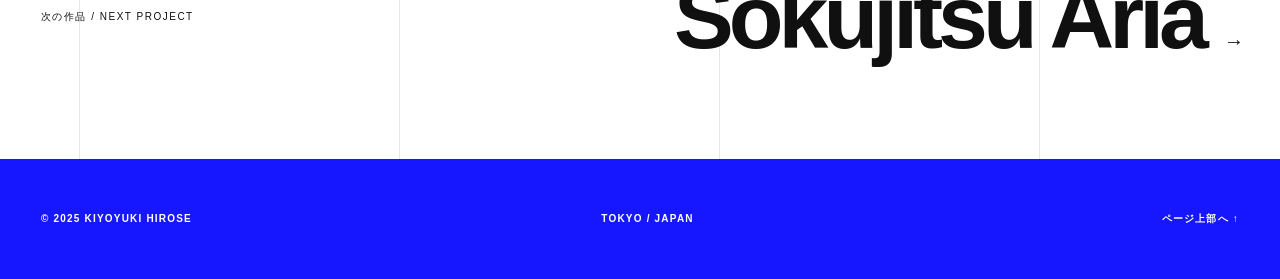
<file: project-ranking.html>
<!doctype html>
<html lang="ja">
<head>
  <meta charset="UTF-8">
  <meta name="viewport" content="width=device-width,initial-scale=1">
  <meta name="description" content="Appleギフト券買取サイト比較ランキングのランディングページ制作実績。">
  <title>Apple Gift Comparison LP — Kiyoyuki Hirose</title>
  <link rel="stylesheet" href="assets/style.css?v=20260819-3">
</head>
<body id="top">
  <header class="site-header"><a class="wordmark" href="index.html">kiyoyuki hirose portfolio</a><button class="menu-btn" aria-expanded="false" aria-controls="nav">メニュー</button><nav id="nav"><a href="works.html">制作実績</a><a href="index.html#about">私について</a><a href="index.html#contact">お問い合わせ</a></nav></header>
  <main>
    <section class="project-head"><p class="eyebrow">COMPARISON LANDING PAGE / 2025</p><h1>Apple Gift<br><em>Comparison Ranking</em></h1><div class="project-facts"><div><span>担当 / ROLE</span><p>構成設計<br>Webデザイン</p></div><div><span>カテゴリー・制作年</span><p>比較LP / 2025</p></div><div><span>制作範囲 / SCOPE</span><p>PC / SP</p></div></div></section>
    <div class="project-hero visual visual-lp"><img src="assets/images/apple-ranking-pc.png" alt="Appleギフト券買取サイト比較ランキングLP"></div>
    <section class="case-text"><div><p class="eyebrow">OBJECTIVE / 01</p><h2>複数サービスの違いを、安心して比較・検討できる情報へ変える。</h2></div><div><h3>概要 / OVERVIEW</h3><p>Appleギフト券買取サービスを換金率、スピード、手数料などで比較するランキングLP。各サービスの特徴と利用者の声、選び方、FAQまでを掲載しています。</p><h3>課題 / PROBLEM</h3><p>情報量が多くなりやすい比較コンテンツで、順位だけに頼らず、ユーザーが自分に合うサービスを判断できる根拠を提示することが課題でした。</p><h3>アプローチ / APPROACH</h3><p>シアンとゴールドでランキングの視認性を高め、比較表、評価項目、レビューを共通フォーマットで統一。PCとSPで読み進めやすい情報密度に調整しました。</p></div></section>
    <section class="full-view"><div class="section-head"><div><p class="eyebrow">FULL VIEW / 02</p><h2>ページ全体</h2></div><div class="device-switch" aria-label="表示デバイス"><button class="active" data-device="pc" aria-pressed="true">PC</button><button data-device="sp" aria-pressed="false">SP</button></div></div><div class="lp-image-stage pc" id="pageMock"><img class="lp-image lp-image-pc" src="assets/images/apple-ranking-pc.png" alt="Appleギフト券比較ランキングLP PC版"><img class="lp-image lp-image-sp" src="assets/images/apple-ranking-sp.png" alt="Appleギフト券比較ランキングLP SP版" loading="lazy"></div></section>
    <nav class="next-project"><span>次の作品 / NEXT PROJECT</span><a href="project-apple-speed.html">Sokujitsu Aria <i>→</i></a></nav>
  </main>
  <footer><p>© 2025 KIYOYUKI HIROSE</p><p>TOKYO / JAPAN</p><a href="#top">ページ上部へ ↑</a></footer><script src="assets/script.js"></script>
</body>
</html>
</file>
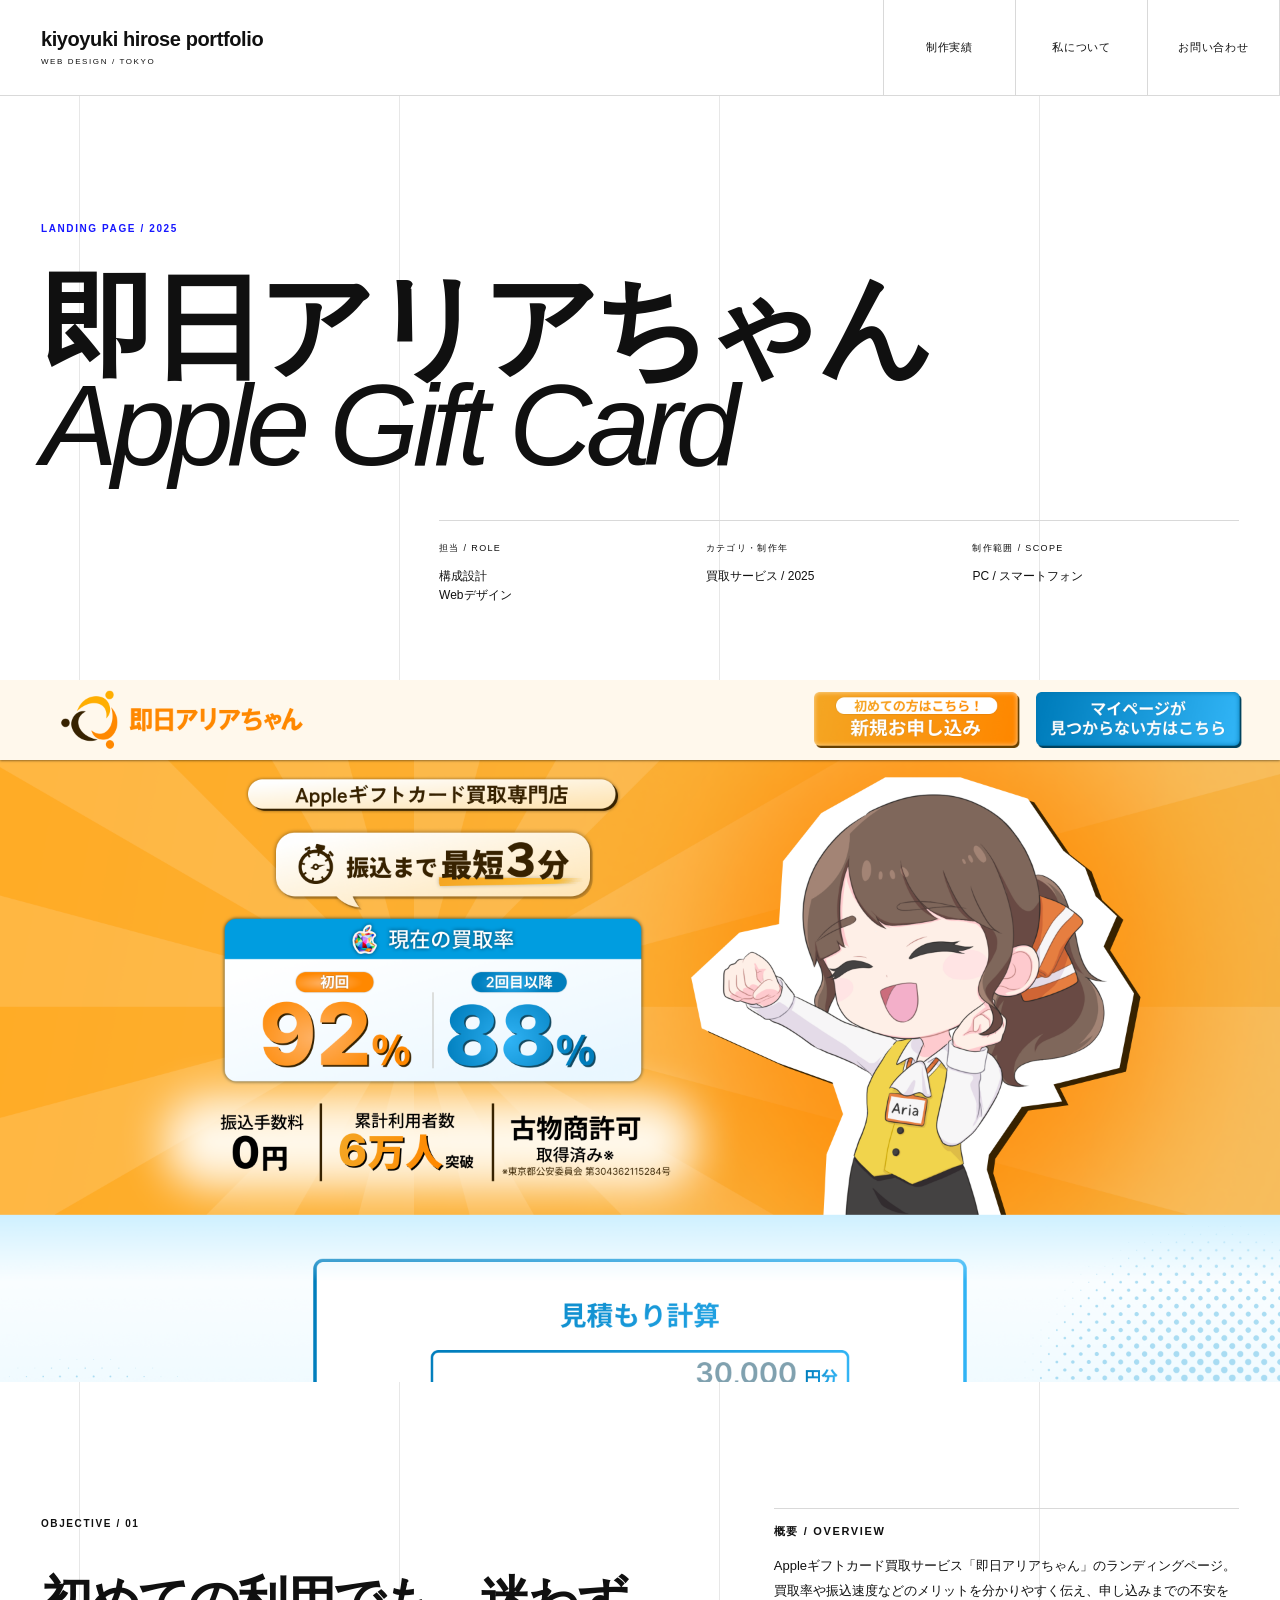
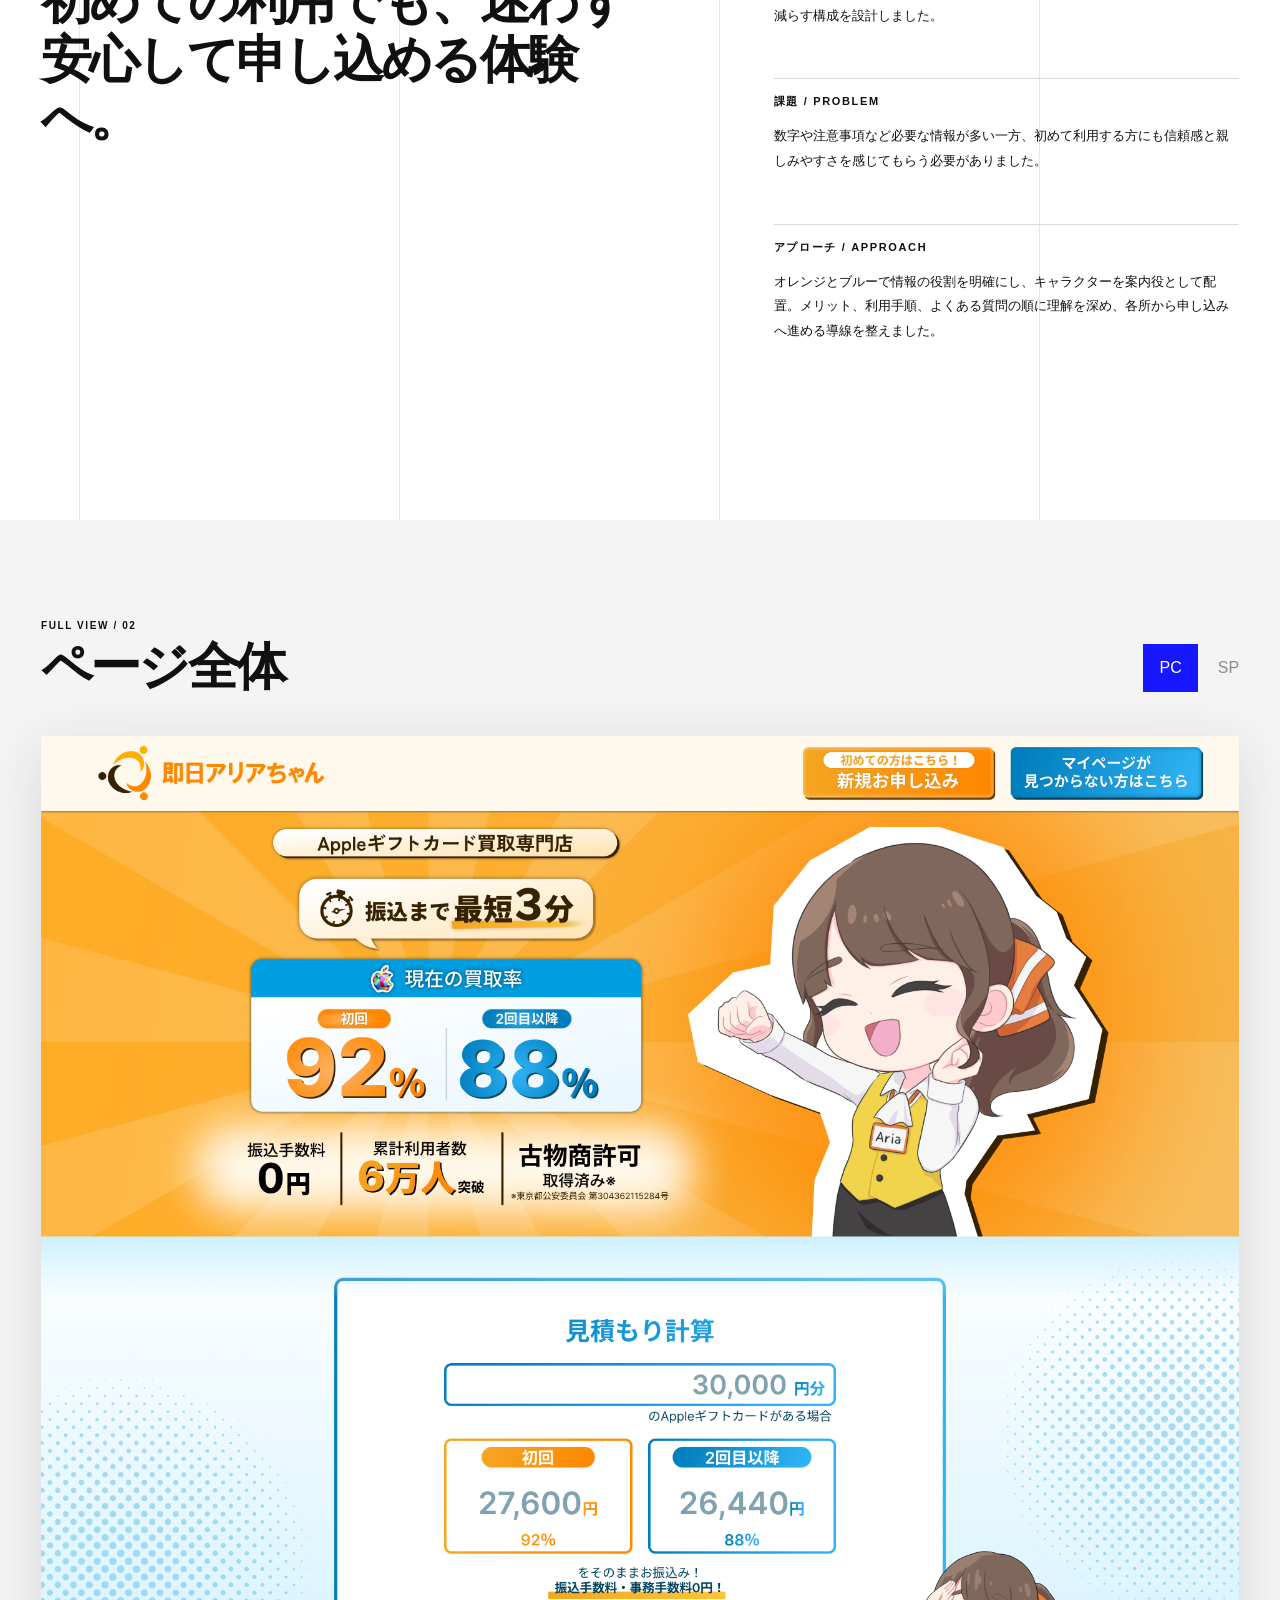
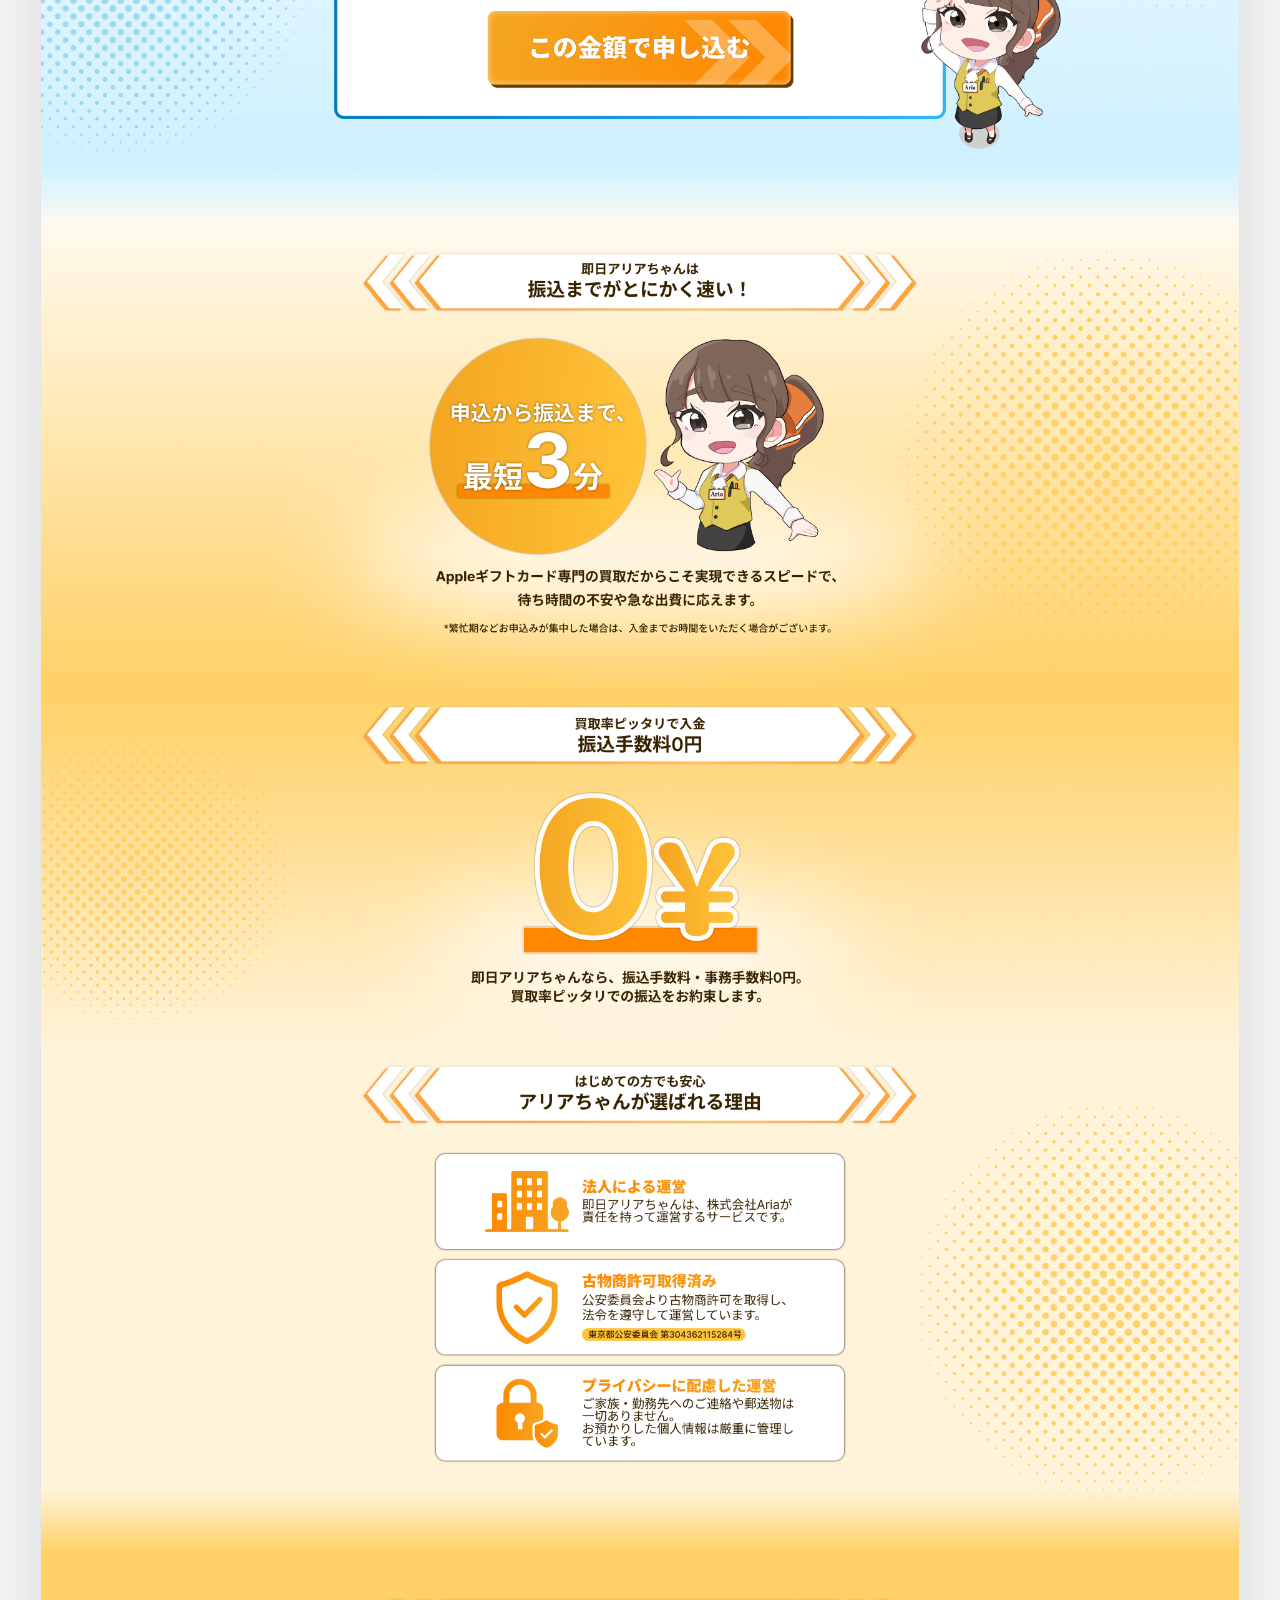
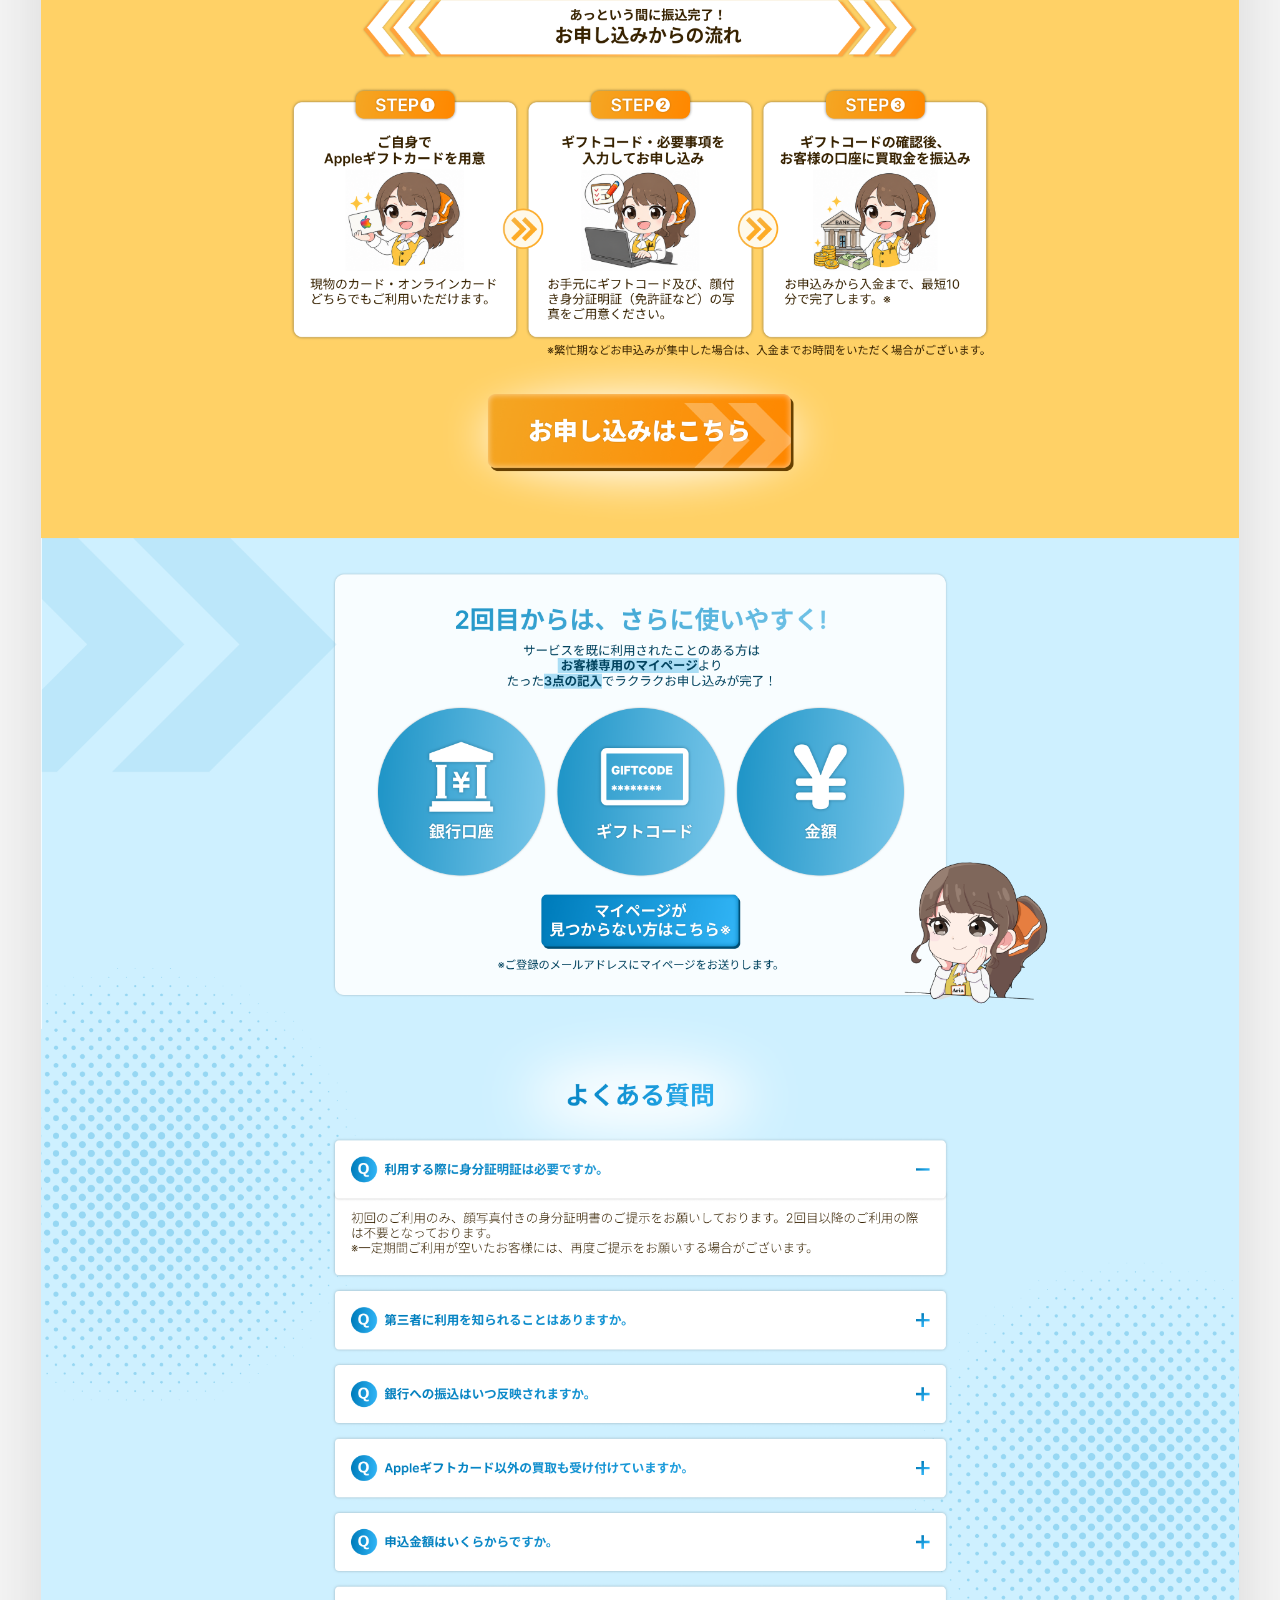
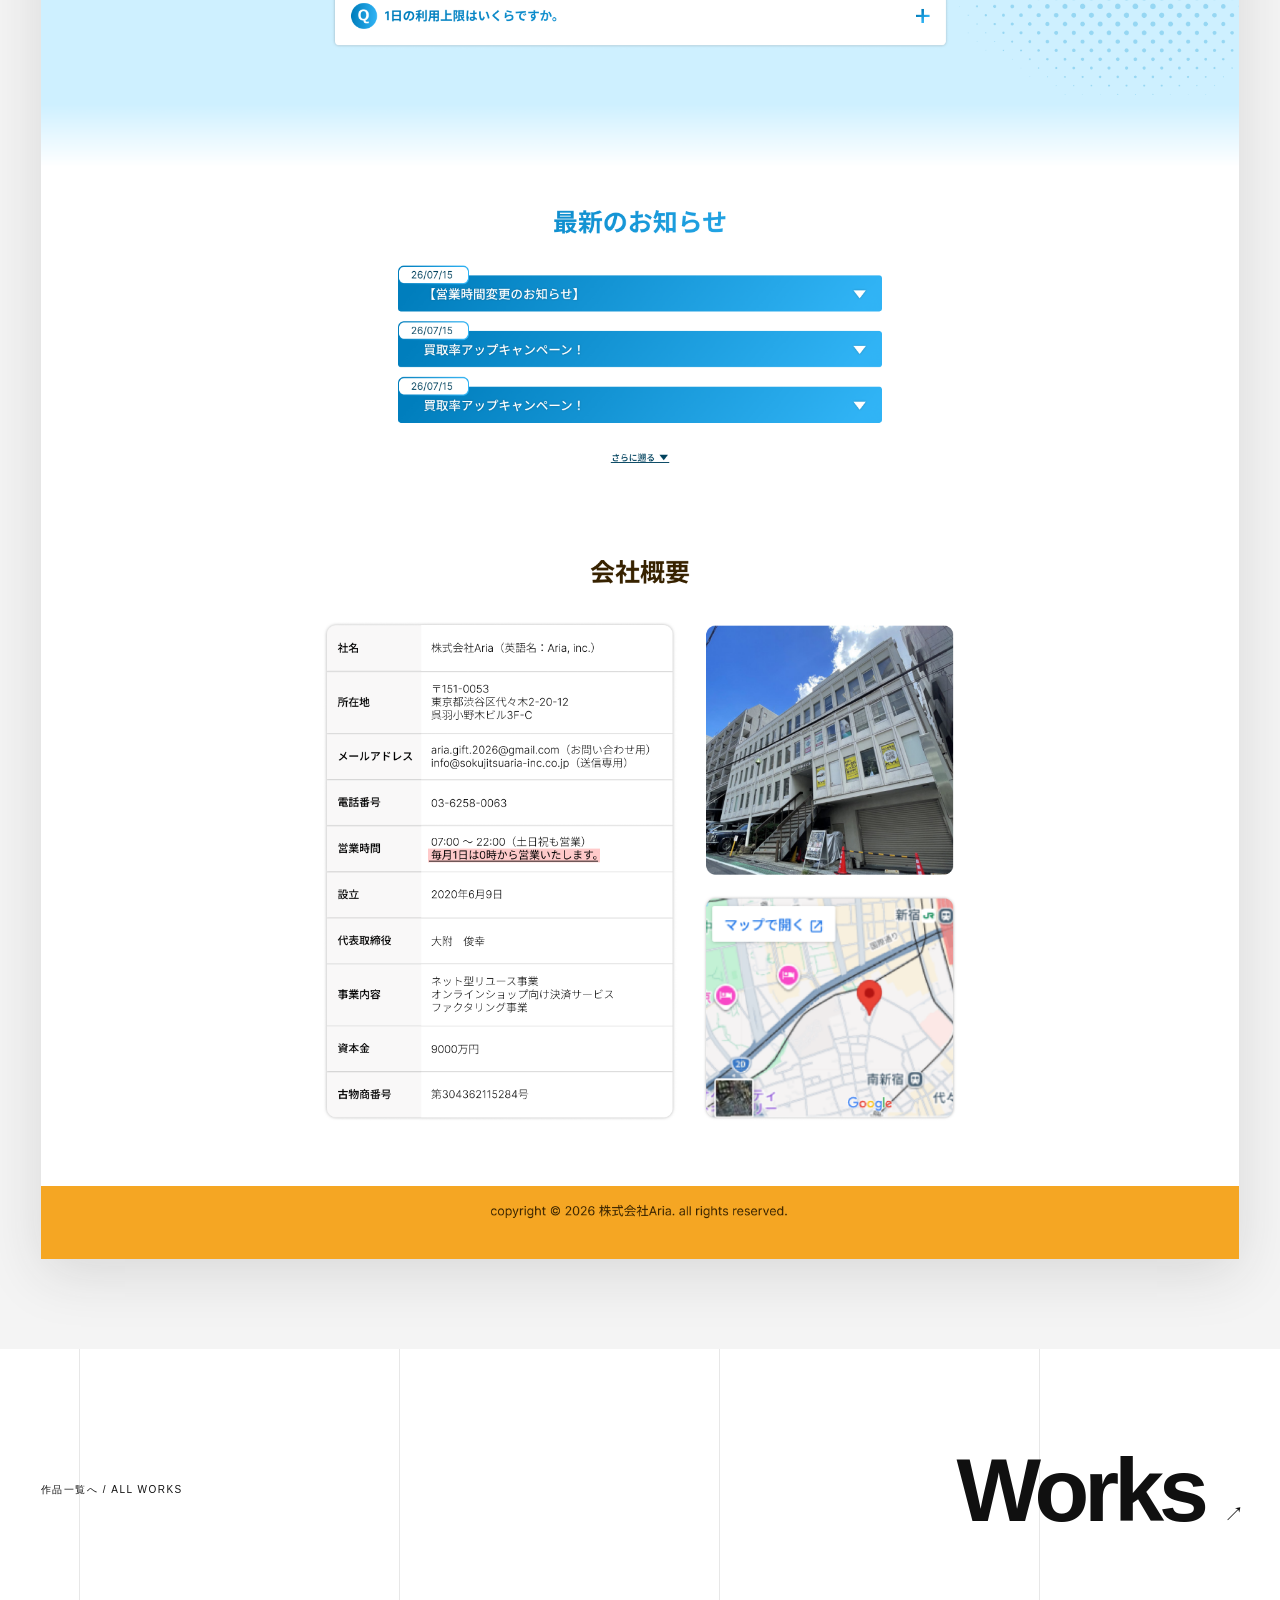
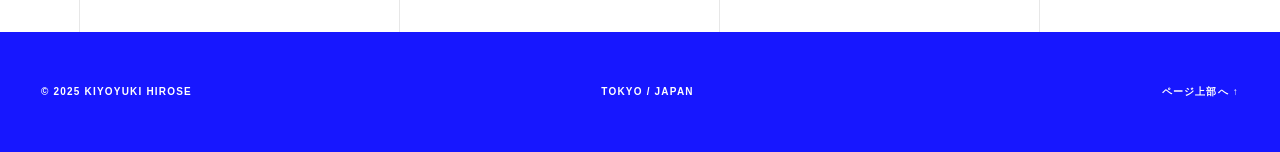
<file: project.html>
<!doctype html><html lang="ja"><head><meta charset="UTF-8"><meta name="viewport" content="width=device-width,initial-scale=1"><title>NUE — Project</title><link rel="stylesheet" href="assets/style.css?v=20260819-3"></head><body>
<header class="site-header"><a class="wordmark" href="index.html">kiyoyuki hirose portfolio</a><button class="menu-btn" aria-expanded="false" aria-controls="nav">メニュー</button><nav id="nav"><a href="works.html">制作実績</a><a href="index.html#about">私について</a><a href="index.html#contact">お問い合わせ</a></nav></header>
<main><section class="project-head"><p class="eyebrow">LANDING PAGE / 2025</p><h1>即日アリアちゃん<br><em>Apple Gift Card</em></h1><div class="project-facts"><div><span>担当 / ROLE</span><p>構成設計<br>Webデザイン</p></div><div><span>カテゴリ・制作年</span><p>買取サービス / 2025</p></div><div><span>制作範囲 / SCOPE</span><p>PC / スマートフォン</p></div></div></section>
<div class="project-hero visual visual-lp"><img src="assets/images/apple-gift-lp-pc.png" alt="即日アリアちゃん ランディングページ"></div>
<section class="case-text"><div><p class="eyebrow">OBJECTIVE / 01</p><h2>初めての利用でも、迷わず安心して申し込める体験へ。</h2></div><div><h3>概要 / OVERVIEW</h3><p>Appleギフトカード買取サービス「即日アリアちゃん」のランディングページ。買取率や振込速度などのメリットを分かりやすく伝え、申し込みまでの不安を減らす構成を設計しました。</p><h3>課題 / PROBLEM</h3><p>数字や注意事項など必要な情報が多い一方、初めて利用する方にも信頼感と親しみやすさを感じてもらう必要がありました。</p><h3>アプローチ / APPROACH</h3><p>オレンジとブルーで情報の役割を明確にし、キャラクターを案内役として配置。メリット、利用手順、よくある質問の順に理解を深め、各所から申し込みへ進める導線を整えました。</p></div></section>
<section class="full-view"><div class="section-head"><div><p class="eyebrow">FULL VIEW / 02</p><h2>ページ全体</h2></div><div class="device-switch" aria-label="表示デバイス"><button class="active" data-device="pc" aria-pressed="true">PC</button><button data-device="sp" aria-pressed="false">SP</button></div></div><div class="lp-image-stage pc" id="pageMock"><img class="lp-image lp-image-pc" src="assets/images/apple-gift-lp-pc.png" alt="即日アリアちゃん ランディングページ PC版"><img class="lp-image lp-image-sp" src="assets/images/apple-gift-lp-sp.png" alt="即日アリアちゃん ランディングページ SP版" loading="lazy"></div></section>
<nav class="next-project"><span>作品一覧へ / ALL WORKS</span><a href="works.html">Works <i>↗</i></a></nav></main><footer><p>© 2025 KIYOYUKI HIROSE</p><p>TOKYO / JAPAN</p><a href="#top">ページ上部へ ↑</a></footer><script src="assets/script.js"></script></body></html>
</file>
<file: assets/style.css>
@import url('https://fonts.googleapis.com/css2?family=DM+Sans:wght@300;400;500&family=Italiana&display=swap');
:root{--paper:#f4f2ed;--ink:#121212;--line:#c8c5bd;--serif:'Italiana',serif;--sans:'DM Sans','Helvetica Neue',sans-serif}*{box-sizing:border-box}html{scroll-behavior:smooth}body{margin:0;background:var(--paper);color:var(--ink);font-family:var(--sans);font-weight:300}a{color:inherit;text-decoration:none}button{color:inherit;font:inherit}.site-header{height:88px;display:flex;align-items:center;justify-content:space-between;padding:0 3.2vw;border-bottom:1px solid var(--line);position:relative;z-index:20}.wordmark{font-size:13px;letter-spacing:.12em;font-weight:500}.site-header nav{display:flex;gap:36px;font-size:13px}.site-header nav a{position:relative}.site-header nav a:after{content:'';position:absolute;left:0;right:100%;bottom:-5px;border-bottom:1px solid;transition:.3s}.site-header nav a:hover:after,.site-header nav a[aria-current]:after{right:0}.menu-btn{display:none;border:0;background:none}.eyebrow{font-size:11px;letter-spacing:.18em;text-transform:uppercase}.hero{min-height:calc(100vh - 88px);padding:8vh 3.2vw 4vh;display:flex;flex-direction:column;justify-content:space-between}.hero h1,.page-title h1,.project-head h1{font-family:var(--serif);font-weight:400;font-size:clamp(76px,11.2vw,180px);line-height:.78;letter-spacing:-.045em;margin:0}.hero h1 em,.project-head h1 em,.banner-title h1 em,.contact h2 em{font-weight:400}.hero-foot{display:flex;justify-content:space-between;align-items:end;font-size:14px;line-height:1.7}.hero-foot span{text-align:right;font-size:11px;letter-spacing:.08em}.section{padding:14vh 3.2vw}.section-head{display:flex;justify-content:space-between;align-items:end;margin-bottom:44px}.section-head h2{font:400 clamp(34px,4vw,60px)/1 var(--serif);margin:0}.text-link{font-size:12px;border-bottom:1px solid;padding-bottom:4px}.visual{position:relative;overflow:hidden;display:flex;align-items:center;justify-content:center;min-height:300px;transition:filter .4s}.featured-work:hover .visual,.work-pair a:hover .visual,.work-card:hover .visual{filter:brightness(.92)}.visual span{font-family:var(--serif);font-size:clamp(58px,9vw,150px);line-height:.8;letter-spacing:-.04em}.visual small{position:absolute;bottom:7%;left:6%;font-size:10px;letter-spacing:.22em}.visual-cosme{background:#d8cdc0;color:#27221d}.visual-hotel{background:#222321;color:#e9e5db}.visual-fashion{background:#b7bdad;color:#141714;justify-content:flex-start;padding-left:9%}.visual-food{background:#8f3028;color:#f0dfc7}.visual-jewelry{background:#d2c7a4;color:#29241e}.visual-logo{background:#ece9e1;color:#1b1b1b;border:1px solid var(--line)}.featured-work .visual{aspect-ratio:16/8}.work-meta{display:flex;justify-content:space-between;align-items:baseline;padding:15px 0 50px}.work-meta h2,.work-meta h3{font:400 20px var(--serif);margin:0}.work-meta p{font-size:11px;letter-spacing:.08em}.work-pair{display:grid;grid-template-columns:1.1fr .9fr;gap:2vw}.work-pair .visual{aspect-ratio:4/3}.about{border-top:1px solid var(--line);display:grid;grid-template-columns:1fr 2fr;gap:4vw}.about h2{font:400 clamp(52px,7vw,110px)/.9 var(--serif);margin:0 0 50px}.about>div>p{max-width:600px;font-size:15px;line-height:2}.about dl{display:grid;grid-template-columns:1fr 1fr;margin-top:70px;border-top:1px solid var(--line)}.about dl div{padding-top:18px}.about dt{font-size:11px;text-transform:uppercase;letter-spacing:.15em}.about dd{margin:16px 0;font-size:13px;line-height:1.7}.contact{background:#121212;color:#eeeae1;padding:12vh 3.2vw}.contact h2{font:400 clamp(52px,9vw,140px)/.85 var(--serif);margin:70px 0}.contact>a{font-size:clamp(18px,2vw,30px);border-bottom:1px solid}.contact-note{font-size:12px;margin-top:35px;color:#a9a69f}footer{display:grid;grid-template-columns:1fr 1fr auto;padding:35px 3.2vw;font-size:10px;letter-spacing:.12em;border-top:1px solid var(--line)}.page-title{padding:14vh 3.2vw 8vh}.page-title h1{margin:5vh 0 8vh}.filters{display:flex;gap:30px;border-bottom:1px solid var(--line)}.filters button,.device-switch button{border:0;background:none;padding:15px 0;cursor:pointer;opacity:.45}.filters button.active,.device-switch button.active{opacity:1;border-bottom:1px solid}.filters sup{font-size:8px}.work-grid{padding:0 3.2vw 12vh;display:grid;grid-template-columns:1fr 1fr;gap:2vw}.work-card.wide{grid-column:1/-1}.work-card .visual{aspect-ratio:4/3}.work-card.wide .visual{aspect-ratio:2/1}.work-card.hidden{display:none}.project-head{padding:13vh 3.2vw 7vh}.project-head h1{font-size:clamp(65px,9vw,140px);line-height:.85;margin:5vh 0}.project-facts{display:grid;grid-template-columns:repeat(3,1fr);max-width:800px;margin-left:auto;border-top:1px solid var(--line);padding-top:16px}.project-facts span{font-size:9px;text-transform:uppercase;letter-spacing:.15em}.project-facts p{font-size:12px;line-height:1.6}.project-hero{height:78vh}.case-text{padding:14vh 3.2vw;display:grid;grid-template-columns:1.3fr 1fr;gap:10vw}.case-text h2{font:400 clamp(35px,4vw,60px)/1.15 var(--serif)}.case-text h3{font-size:11px;text-transform:uppercase;letter-spacing:.15em;margin:0 0 15px;border-top:1px solid var(--line);padding-top:15px}.case-text>div:last-child p{font-size:13px;line-height:1.9;margin:0 0 50px}.full-view{padding:10vh 3.2vw;background:#e8e5de}.device-switch{display:flex;gap:20px}.page-mock{width:100%;max-width:1200px;margin:auto;background:#f5f1e9;box-shadow:0 10px 50px #2222;transition:width .4s}.page-mock.sp{width:390px}.page-mock section{min-height:70vh;padding:8%;display:flex;flex-direction:column;justify-content:center;align-items:center;text-align:center;border-bottom:1px solid #bbb}.page-mock section:nth-child(1){background:#cfc2b3}.page-mock section:nth-child(2){background:#ede9df}.page-mock section:nth-child(3){background:#c3b4a0}.page-mock section:nth-child(4){background:#252521;color:white}.page-mock b{font:80px var(--serif)}.page-mock h3{font:400 clamp(35px,6vw,90px)/.9 var(--serif);margin:30px}.page-mock p,.page-mock small{font-size:10px;letter-spacing:.2em}.product-shape{width:120px;height:280px;border-radius:60px 60px 15px 15px;background:#eee5d8;border:1px solid #9f9384}.next-project{padding:10vh 3.2vw;display:flex;justify-content:space-between;align-items:center}.next-project span{font-size:10px;letter-spacing:.15em}.next-project a{font:400 clamp(40px,7vw,100px) var(--serif)}.next-project i{font:300 20px var(--sans)}.banner-title{display:grid;grid-template-columns:2fr 1fr;align-items:end}.banner-title .eyebrow{grid-column:1/-1}.banner-title h1{font-size:clamp(70px,10vw,150px);line-height:.8}.banner-title>p:last-child{font-size:13px;line-height:1.9;max-width:400px}.banner-grid{padding:0 3.2vw 12vh;display:grid;grid-template-columns:repeat(12,1fr);gap:2vw;align-items:start}.banner-item{border:0;padding:0;cursor:zoom-in;min-height:380px;position:relative;display:flex;align-items:center;justify-content:center;overflow:hidden}.banner-item span{font:400 clamp(45px,7vw,100px)/.8 var(--serif);text-align:left}.banner-item small{position:absolute;bottom:8%;left:8%;letter-spacing:.2em}.banner-item.tall{grid-column:span 7;aspect-ratio:4/5}.banner-item.square{grid-column:span 5;aspect-ratio:1}.banner-item.wide{grid-column:3/span 8;aspect-ratio:16/9}.banner-modal{width:min(1100px,92vw);max-height:90vh;padding:0;border:0;background:var(--paper);color:var(--ink)}.banner-modal::backdrop{background:#111c}.modal-close{position:fixed;right:4vw;top:3vh;background:none;color:white;border:0;z-index:3;cursor:pointer}.modal-visual{height:50vh;display:flex;align-items:center;justify-content:center}.modal-visual span{font:80px/.8 var(--serif)}.modal-copy{padding:45px}.modal-copy h2{font:400 clamp(30px,4vw,55px) var(--serif)}.modal-copy dl{display:grid;grid-template-columns:1fr 1fr;gap:25px}.modal-copy dl div{border-top:1px solid var(--line);padding-top:12px}.modal-copy dt{font-size:10px;letter-spacing:.15em}.modal-copy dd{font-size:13px;line-height:1.7;margin:10px 0}
@media(max-width:700px){.site-header{height:66px;padding:0 20px}.menu-btn{display:block}.site-header nav{display:none;position:absolute;top:66px;left:0;right:0;background:var(--paper);padding:30px 20px;border-bottom:1px solid;flex-direction:column}.site-header nav.open{display:flex}.hero{min-height:calc(100svh - 66px);padding:7vh 20px 25px}.hero h1{font-size:18.3vw;line-height:.82}.hero-foot{align-items:start}.hero-foot span{display:none}.section{padding:90px 20px}.section-head{align-items:start}.section-head h2{font-size:38px}.featured-work .visual,.work-pair .visual{aspect-ratio:4/5}.work-pair{grid-template-columns:1fr}.visual span{font-size:20vw}.work-meta{display:block;padding-bottom:35px}.work-meta h2,.work-meta h3{font-size:19px}.about{grid-template-columns:1fr;gap:40px}.about h2{font-size:15vw}.about dl{grid-template-columns:1fr}.contact{padding:90px 20px}.contact h2{font-size:15vw;margin:50px 0 70px}footer{padding:30px 20px;grid-template-columns:1fr auto}footer p:nth-child(2){display:none}.page-title{padding:90px 20px 50px}.page-title h1{font-size:24vw}.filters{gap:18px;overflow:auto}.filters button{white-space:nowrap}.work-grid{padding:0 20px 80px;grid-template-columns:1fr;gap:10px}.work-card.wide{grid-column:auto}.work-card .visual,.work-card.wide .visual{aspect-ratio:4/5}.project-head{padding:90px 20px 50px}.project-head h1{font-size:17vw}.project-facts{grid-template-columns:1fr 1fr;gap:20px}.project-facts div:last-child{display:none}.project-hero{height:70vh}.case-text{padding:90px 20px;grid-template-columns:1fr;gap:60px}.case-text h2{font-size:38px}.full-view{padding:80px 20px;overflow:hidden}.full-view .section-head{display:block}.device-switch{margin-top:20px}.page-mock.pc{width:750px;transform-origin:top left}.page-mock.sp{width:100%}.page-mock section{min-height:75vh}.page-mock h3{font-size:38px}.next-project{padding:70px 20px;display:block}.next-project a{display:block;margin-top:25px}.banner-title{display:block}.banner-title h1{font-size:20vw;margin-bottom:60px}.banner-grid{padding:0 20px 80px;display:block}.banner-item{width:100%;margin-bottom:20px;min-height:0}.banner-item.tall{aspect-ratio:4/5}.banner-item.square{aspect-ratio:1}.banner-item.wide{aspect-ratio:4/3}.banner-item span{font-size:18vw}.modal-visual{height:40vh}.modal-copy{padding:28px 20px}.modal-copy dl{grid-template-columns:1fr}}
@media(prefers-reduced-motion:reduce){html{scroll-behavior:auto}*{transition:none!important}}

/* Full-size LP artwork */
.lp-image-stage{width:100%;margin:auto;display:flex;justify-content:center;align-items:flex-start;transition:max-width .4s ease}.lp-image-stage.pc{max-width:1440px}.lp-image-stage.sp{max-width:390px}.lp-image{display:block;width:100%;height:auto;box-shadow:0 14px 55px #2222}.lp-image-sp{display:none}.lp-image-stage.sp .lp-image-pc{display:none}.lp-image-stage.sp .lp-image-sp{display:block}
@media(max-width:700px){.full-view{overflow:visible}.lp-image-stage.pc,.lp-image-stage.sp{width:100%;max-width:100%}}

/* Supplied banner artwork */
.banner-artwork{background:#0b0b0b}.banner-item>img{display:block;width:100%;height:100%;object-fit:cover}.modal-visual:has(img){height:auto;max-height:72vh;background:#0b0b0b}.modal-visual>img{display:block;width:auto;max-width:100%;height:auto;max-height:72vh;object-fit:contain}
.visual-image{background:#111}.visual-image>img{display:block;width:100%;height:100%;object-fit:contain}
.visual-lp{background:#fff}.visual-lp>img{display:block;width:100%;height:100%;object-fit:cover;object-position:center top}

/* Conversion-focused home */
.nav-contact{border-bottom:1px solid;padding-bottom:5px}.hero-conversion{min-height:calc(100svh - 88px)}.hero-status{display:flex;justify-content:space-between;align-items:center}.hero-status>p:last-child,.availability{font-size:11px;letter-spacing:.08em}.hero-status i,.availability i{display:inline-block;width:7px;height:7px;border-radius:50%;background:#57815d;margin-right:9px}.hero-offer{gap:40px}.hero-lead{font:400 24px/1.35 var(--serif);margin:0 0 12px}.hero-offer>div:first-child>p:last-child{max-width:480px;margin:0}.hero-actions{display:flex;gap:10px}.button-primary,.button-secondary{min-width:190px;padding:18px 20px;border:1px solid var(--ink);display:flex;justify-content:space-between;align-items:center;font-size:11px;letter-spacing:.04em;transition:.25s}.button-primary{background:var(--ink);color:var(--paper)}.button-primary:hover{background:transparent;color:var(--ink)}.button-secondary:hover{background:var(--ink);color:var(--paper)}.trust-strip{min-height:58px;padding:0 3.2vw;border-top:1px solid var(--line);border-bottom:1px solid var(--line);display:grid;grid-template-columns:repeat(4,1fr);align-items:center;font-size:10px;letter-spacing:.1em;text-transform:uppercase}.trust-strip p:not(:last-child){border-right:1px solid var(--line)}.trust-strip p:not(:first-child){padding-left:2vw}.works-preview .section-head>div h2{margin-top:18px}.premium-work .visual{aspect-ratio:16/8.5}.project-index{font-size:11px}.results-section{padding:13vh 3.2vw;border-top:1px solid var(--line)}.results-intro{display:grid;grid-template-columns:1.4fr .6fr;gap:8vw;align-items:end;margin:55px 0 90px}.results-intro h2{font:400 clamp(48px,7vw,105px)/.9 var(--serif);margin:0}.results-intro h2 em{font-weight:400}.results-intro>p{font-size:14px;line-height:1.9;margin:0}.value-grid{display:grid;grid-template-columns:repeat(3,1fr);border-top:1px solid var(--line)}.value-grid article{padding:22px 3vw 0 0}.value-grid article:not(:last-child){border-right:1px solid var(--line)}.value-grid article:not(:first-child){padding-left:3vw}.value-grid span{font-size:10px;letter-spacing:.12em}.value-grid h3{font:400 31px var(--serif);margin:50px 0 18px}.value-grid p{font-size:13px;line-height:1.8;max-width:270px}.about-trust .about-lead{font:400 24px/1.5 var(--serif);margin-bottom:20px}.trust-details{margin-top:70px}.trust-details dl{grid-template-columns:repeat(3,1fr)}.trust-details blockquote{font:400 clamp(24px,3vw,42px)/1.35 var(--serif);margin:80px 0 0;padding:45px 0 0;border-top:1px solid var(--line);max-width:900px}.trust-details cite{display:block;font:300 10px var(--sans);letter-spacing:.12em;margin-top:28px;text-transform:uppercase}.contact-conversion{padding-top:10vh}.contact-top{display:flex;justify-content:space-between}.contact-conversion h2{margin-bottom:10vh}.contact-grid{display:grid;grid-template-columns:1.2fr .8fr;gap:12vw;border-top:1px solid #444;padding-top:35px}.contact-grid>div:first-child>p{font-size:14px;line-height:1.9;max-width:520px;color:#bdb9b1}.contact-mail{display:flex;justify-content:space-between;font-size:clamp(18px,2.2vw,32px)!important;margin-top:50px;padding-bottom:12px}.contact-facts p{display:flex;justify-content:space-between;gap:30px;font-size:12px;border-bottom:1px solid #444;padding:0 0 17px;margin:0 0 17px}.contact-facts span{color:#888;font-size:10px;letter-spacing:.12em;text-transform:uppercase}
@media(max-width:700px){.hero-conversion{min-height:calc(100svh - 66px)}.hero-status>p:last-child{display:none}.hero-offer{display:block}.hero-lead{font-size:21px}.hero-actions{margin-top:30px;display:block}.button-primary,.button-secondary{width:100%;margin-top:8px}.trust-strip{padding:18px 20px;grid-template-columns:1fr 1fr;gap:16px 8px}.trust-strip p{margin:0!important;padding:0!important;border:0!important;font-size:8px}.premium-work .visual{aspect-ratio:4/5}.results-section{padding:90px 20px}.results-intro{grid-template-columns:1fr;gap:35px;margin:45px 0 70px}.results-intro h2{font-size:14vw}.value-grid{grid-template-columns:1fr}.value-grid article,.value-grid article:not(:first-child){border-right:0;border-bottom:1px solid var(--line);padding:25px 0}.value-grid h3{margin:35px 0 14px}.trust-details dl{grid-template-columns:1fr}.trust-details blockquote{font-size:28px;margin-top:55px}.contact-grid{grid-template-columns:1fr;gap:65px}.contact-mail{font-size:18px!important}.contact-facts p{display:block}.contact-facts span{display:block;margin-bottom:8px}}

/* Banner projects grouped by campaign */
.banner-projects{padding:0 3.2vw 12vh}.banner-project{padding:8vh 0 12vh;border-top:1px solid var(--line)}.banner-project-head{display:flex;justify-content:space-between;align-items:end;margin-bottom:45px}.banner-project-head h2{font:400 clamp(30px,4vw,58px)/1 var(--serif);margin:16px 0 0}.banner-project-head>p{font-size:10px;letter-spacing:.1em;text-transform:uppercase}.variant-grid{display:grid;gap:2vw;align-items:start}.variants-2{grid-template-columns:1fr 1fr}.variants-4{grid-template-columns:1fr 1fr}.variants-feature{grid-template-columns:minmax(280px,62%);justify-content:center}.banner-projects .banner-item{width:100%;min-height:0;padding:0;border:0;background:#dedbd4;cursor:zoom-in;overflow:hidden;display:block}.banner-projects .banner-item img{display:block;width:100%;height:100%;object-fit:contain;transition:transform .5s ease,filter .5s ease}.banner-projects .banner-item:hover img{transform:scale(1.012);filter:brightness(.94)}.variant-square{aspect-ratio:1}.variant-portrait{aspect-ratio:2161/3841}.variant-wide{aspect-ratio:2200/1170}.modal-visual{background:#171717}.modal-visual>img{background:#171717}
.banner-projects .banner-item.crop-frame img{transform:scale(1.022)}.banner-projects .banner-item.crop-frame:hover img{transform:scale(1.034)}.banner-projects .banner-item.variant-wide.crop-frame img{transform:scale(1.05)}.banner-projects .banner-item.variant-wide.crop-frame:hover img{transform:scale(1.064)}.modal-visual.crop-frame{overflow:hidden}.modal-visual.crop-frame>img{transform:scale(1.022)}.modal-visual.crop-frame.crop-frame-wide>img{transform:scale(1.05)}
@media(max-width:700px){.banner-projects{padding:0 20px 80px}.banner-project{padding:60px 0 80px}.banner-project-head{display:block;margin-bottom:28px}.banner-project-head>p{margin-top:15px}.variant-grid,.variants-2,.variants-4,.variants-feature{grid-template-columns:1fr;gap:14px}.variant-portrait{width:78%!important;margin:auto}.banner-modal{width:94vw}.modal-visual>img{max-height:60vh}.modal-copy dl{grid-template-columns:1fr}}
@media(min-width:701px){.banner-projects{max-width:1320px;margin:0 auto}.banner-project-head{max-width:1180px;margin-left:auto;margin-right:auto}.banner-projects .variants-2{max-width:920px;margin-left:auto;margin-right:auto}.banner-projects .variants-4{max-width:1180px;margin-left:auto;margin-right:auto;grid-template-columns:repeat(3,1fr);gap:22px}.banner-projects .variants-feature{max-width:560px;margin-left:auto;margin-right:auto;grid-template-columns:1fr}}

/* Aria recruitment LP */
.visual-aria{background:#4021ce;align-items:flex-start}.visual-aria>img{display:block;width:100%;height:100%;object-fit:cover;object-position:center top}.visual-aria-thumb>img{object-position:center top}.aria-full-view .section-head{align-items:flex-end}.aria-view-tabs{display:flex;gap:22px;flex-wrap:wrap}.aria-view-tabs button{border:0;background:none;padding:12px 0;cursor:pointer;opacity:.45;font-size:12px}.aria-view-tabs button.active{opacity:1;border-bottom:1px solid}.aria-view-stage{width:390px;max-width:100%;margin:0 auto}.aria-view-stage img{display:block;width:100%;height:auto;box-shadow:0 14px 55px #2222}.aria-view-stage img[hidden]{display:none}
@media(max-width:700px){.aria-full-view .section-head{display:block}.aria-view-tabs{margin-top:26px;gap:0;flex-wrap:nowrap;overflow-x:auto;border-bottom:1px solid var(--line)}.aria-view-tabs button{flex:0 0 auto;margin-right:20px;white-space:nowrap}.aria-view-stage{width:100%}}

.visual-abies{background:#4f9200;align-items:flex-start}.visual-abies>img,.visual-abies-thumb>img{display:block;width:100%;height:100%;object-fit:cover;object-position:center top}.abies-full-view .section-head{align-items:flex-end}.abies-device-tabs{display:flex;gap:22px}.abies-device-tabs button{border:0;background:none;padding:12px 0;cursor:pointer;opacity:.45;font-size:12px}.abies-device-tabs button.active{opacity:1;border-bottom:1px solid}.abies-page-select-wrap{display:none}.abies-page-tabs{display:grid;grid-template-columns:repeat(3,1fr);max-width:960px;margin:0 auto 50px;border-top:1px solid var(--line);border-left:1px solid var(--line)}.abies-page-tabs button{border:0;border-right:1px solid var(--line);border-bottom:1px solid var(--line);background:transparent;padding:16px 18px;cursor:pointer;font-size:12px;letter-spacing:.04em}.abies-page-tabs button.active{background:var(--ink);color:var(--paper)}.abies-project-stage{width:100%;margin:0 auto;transition:max-width .35s ease}.abies-project-stage.pc{max-width:1400px}.abies-project-stage.sp{max-width:390px}.abies-project-stage img{display:block;width:100%;height:auto;box-shadow:0 14px 55px #2222}
@media(max-width:700px){.abies-full-view .section-head{display:block}.abies-device-tabs{margin-top:24px}.abies-page-tabs{display:none}.abies-page-select-wrap{display:block;margin:0 0 34px}.abies-page-select-wrap span{display:block;margin-bottom:10px;font-size:10px;letter-spacing:.16em}.abies-page-select-wrap select{width:100%;height:52px;padding:0 46px 0 16px;border:1px solid var(--ink);border-radius:0;background:var(--paper);color:var(--ink);font-size:14px;appearance:auto}.abies-project-stage.pc,.abies-project-stage.sp{max-width:100%}}

.single-lp-stage{max-width:390px}
.home-works-title{padding-top:10vh}.home-about{border-top:1px solid var(--line)}
@media(max-width:700px){.home-works-title{padding-top:70px}}
.filters a{padding:15px 0;opacity:.45;white-space:nowrap}.filters a:hover,.filters a:focus-visible{opacity:1;border-bottom:1px solid}
.inline-banner-collection[hidden],.work-grid[hidden]{display:none}.inline-banner-collection{padding-top:0}.filters [data-show-banner].active{opacity:1;border-bottom:1px solid}
.scroll-top-button{position:fixed;right:24px;bottom:24px;z-index:50;width:62px;height:62px;border:1px solid var(--ink);background:var(--paper);color:var(--ink);font-size:10px;letter-spacing:.1em;cursor:pointer;opacity:0;visibility:hidden;transform:translateY(10px);transition:opacity .25s,transform .25s,visibility .25s}.scroll-top-button.visible{opacity:1;visibility:visible;transform:translateY(0)}.scroll-top-button:hover{background:var(--ink);color:var(--paper)}@media(max-width:700px){.scroll-top-button{right:14px;bottom:14px;width:52px;height:52px}}
@media(max-width:700px){.wordmark{font-size:10px;letter-spacing:.08em}}

/* Block-inspired editorial direction */
:root{--paper:#fff;--ink:#101010;--line:#d9d9d9;--accent:#1717ff;--serif:Arial,'Helvetica Neue',sans-serif;--sans:Arial,'Helvetica Neue',sans-serif}
body{font-weight:400;background-color:var(--paper);background-image:linear-gradient(90deg,transparent calc(25% - 1px),#e7e7e7 calc(25% - 1px),#e7e7e7 25%,transparent 25%);background-size:25vw 100%;background-position:0 0}
.site-header{height:96px;padding:0 0 0 3.2vw;background:#fff;border-color:var(--line);position:relative}
.wordmark{align-self:stretch;display:flex;flex-direction:column;justify-content:center;font-size:20px;font-weight:700;line-height:1;letter-spacing:-.02em;text-transform:none}
.wordmark:after{content:'WEB DESIGN / TOKYO';font-size:8px;font-weight:500;letter-spacing:.2em;margin-top:9px}
.site-header nav{height:100%;gap:0;border-left:1px solid var(--line)}
.site-header nav a{min-width:132px;padding:0 26px;display:flex;align-items:center;justify-content:center;border-right:1px solid var(--line);font-size:11px;letter-spacing:.08em}
.site-header nav a:after{display:none}.site-header nav a:hover,.site-header nav a[aria-current]{background:var(--accent);color:#fff}
.eyebrow{font-size:10px;font-weight:700;letter-spacing:.16em}
.page-title{min-height:calc(82vh - 96px);padding:8vh 3.2vw 0;display:grid;grid-template-columns:1fr 1fr;grid-template-rows:auto 1fr auto auto;column-gap:3.2vw}
.page-title>.eyebrow{grid-column:1/-1}.page-title h1{grid-column:1/-1;align-self:center;margin:4vh 0 2vh;font-size:clamp(112px,18vw,290px);font-weight:700;line-height:.72;letter-spacing:-.075em;text-transform:uppercase}
.works-manifesto{grid-column:1/-1;display:grid;grid-template-columns:1fr 1fr;gap:3.2vw;align-items:end;margin:2vh 0 7vh;padding-top:22px;border-top:1px solid var(--ink)}
.works-manifesto p{margin:0;font-size:clamp(23px,3.2vw,52px);font-weight:700;line-height:1.12;letter-spacing:-.04em}.works-manifesto span{justify-self:end;text-align:right;font-size:10px;font-weight:700;line-height:1.8;letter-spacing:.12em}
.filters{grid-column:1/-1;gap:0;border-top:1px solid var(--line);border-bottom:1px solid var(--line)}
.filters button,.filters a{flex:1;padding:22px 20px;border-right:1px solid var(--line);text-align:left;font-size:14px;font-weight:700;opacity:1;transition:background .25s,color .25s}.filters button:first-child,.filters a:first-child{border-left:1px solid var(--line)}
.filters button:hover,.filters a:hover,.filters button.active,.filters [data-show-banner].active{background:var(--accent);color:#fff;border-bottom:0}.filters sup{font-size:9px;margin-left:3px}
.work-grid{padding:7vw 3.2vw 13vw;grid-template-columns:repeat(12,1fr);gap:0 3.2vw}
.work-card{grid-column:span 6;border-top:1px solid var(--ink);padding-top:12px}.work-card.wide{grid-column:1/-1}.work-card .visual{aspect-ratio:4/3;min-height:0;background:#f1f1f1}.work-card.wide .visual{aspect-ratio:16/8.5}.work-card .visual img{transition:transform .7s cubic-bezier(.2,.75,.2,1)}.work-card:hover .visual img{transform:scale(1.025)}
.work-meta{padding:18px 0 7vw;align-items:start}.work-meta h2,.work-meta h3{font-family:var(--sans);font-size:clamp(22px,2.2vw,36px);font-weight:700;line-height:1.05;letter-spacing:-.035em}.work-meta p{margin-top:3px;font-size:9px;font-weight:700}
.about{padding:12vw 3.2vw;background:#fff;grid-template-columns:1fr 2fr;border-top:1px solid var(--ink)}.about h2{font-size:clamp(72px,10vw,160px);font-weight:700;line-height:.78;letter-spacing:-.075em;text-transform:uppercase}.about>div>p{font-size:18px;font-weight:500;line-height:1.7}.about dl{border-color:var(--ink)}.about dt{color:var(--accent);font-weight:700}.about dd{font-weight:700}
footer{min-height:120px;align-items:center;background:var(--accent);color:#fff;border:0;font-weight:700}
.banner-projects{padding-left:3.2vw;padding-right:3.2vw}.banner-project{padding-top:10vh;border-color:var(--ink)}.banner-project-head h2{font-family:var(--sans);font-weight:700;letter-spacing:-.045em}.banner-project-head .eyebrow{color:var(--accent)}.banner-project-head>p{font-weight:700}.variant-grid{gap:1.6vw}.banner-projects .banner-item{background:#eee}
.project-head h1,.banner-title h1,.next-project a,.case-text h2,.section-head h2{font-family:var(--sans);font-weight:700;letter-spacing:-.055em}.project-head>.eyebrow,.banner-title>.eyebrow{color:var(--accent)}
.full-view{background:#f4f4f4}.device-switch button.active,.aria-view-tabs button.active,.abies-device-tabs button.active{background:var(--accent);color:#fff;border:0;padding-left:16px;padding-right:16px}.abies-page-tabs button.active{background:var(--accent)}
.scroll-top-button{border:0;background:var(--accent);color:#fff;font-weight:700}.scroll-top-button:hover{background:#000;color:#fff}
@media(max-width:700px){body{background-image:linear-gradient(90deg,transparent calc(50% - 1px),#ececec calc(50% - 1px),#ececec 50%,transparent 50%);background-size:50vw 100%}.site-header{height:76px;padding-left:20px}.wordmark{font-size:15px}.wordmark:after{font-size:6px}.menu-btn{display:block;width:76px;height:76px;background:var(--accent);color:#fff;border:0;font-size:10px;font-weight:700}.site-header nav{top:76px;height:auto;padding:0;background:#fff;border-top:1px solid var(--line)}.site-header nav a{min-height:58px;justify-content:flex-start;border-bottom:1px solid var(--line);border-right:0}.page-title{min-height:auto;padding:72px 20px 0;display:block}.page-title h1{font-size:23vw;line-height:.74;margin:55px 0 65px}.works-manifesto{display:block;margin-bottom:55px}.works-manifesto p{font-size:8.1vw}.works-manifesto span{display:block;margin-top:35px;text-align:left}.filters{display:grid;grid-template-columns:repeat(3,1fr);overflow:visible}.filters button,.filters a{padding:18px 10px;font-size:12px}.work-grid{padding:55px 20px 100px;display:block}.work-card{display:block;padding-top:10px}.work-card .visual,.work-card.wide .visual{aspect-ratio:4/5}.work-meta{display:flex;padding:15px 0 70px}.work-meta h2{font-size:24px}.about{padding:100px 20px;display:block}.about h2{font-size:18vw}.about>div>p{font-size:16px}.banner-projects{padding-left:20px;padding-right:20px}.banner-project-head h2{font-size:34px}.variant-grid{gap:16px}footer{min-height:100px}}

/* Kinetic featured works */
.kinetic-showcase{position:relative;height:min(720px,72vw);min-height:560px;overflow:hidden;background:#050505;color:#fff;isolation:isolate}
.kinetic-stage{position:absolute;inset:0}
.kinetic-slide{position:absolute;inset:0;display:grid;grid-template-columns:minmax(0,1fr) minmax(360px,.9fr) minmax(0,1fr);gap:24px;align-items:center;padding:72px 3.2vw 96px;opacity:0;visibility:hidden;transform:translate3d(8%,0,0);transition:opacity .75s ease,transform .9s cubic-bezier(.22,.75,.16,1),visibility 0s .9s;pointer-events:none}
.kinetic-slide.is-active{z-index:2;opacity:1;visibility:visible;transform:translate3d(0,0,0);transition-delay:0s;pointer-events:auto}
.kinetic-slide.is-leaving{z-index:1;opacity:0;visibility:visible;transform:translate3d(-8%,0,0)}
.kinetic-panel{margin:0;min-width:0;height:min(470px,48vw);overflow:hidden;background:#171717}
.kinetic-panel-visual{position:relative;box-shadow:0 28px 70px #0009;transition:transform 1.1s cubic-bezier(.2,.8,.2,1)}
.kinetic-panel-visual:after{content:'';position:absolute;inset:0;border:1px solid #fff2;pointer-events:none}
.kinetic-panel-visual img{display:block;width:100%;height:100%;object-fit:cover;object-position:center top;filter:saturate(.94)}
.kinetic-panel-left{transform:perspective(1100px) rotateY(8deg) rotateZ(3.5deg) translateX(-4%)}
.kinetic-panel-right{transform:perspective(1100px) rotateY(-8deg) rotateZ(-3.5deg) translateX(4%)}
.kinetic-slide.is-active .kinetic-panel-left{transform:perspective(1100px) rotateY(5deg) rotateZ(2.5deg) translateX(0)}
.kinetic-slide.is-active .kinetic-panel-right{transform:perspective(1100px) rotateY(-5deg) rotateZ(-2.5deg) translateX(0)}
.kinetic-panel-copy{display:flex;flex-direction:column;justify-content:space-between;padding:28px;background:#8dbcf4;color:#050505;border-radius:8px}
.kinetic-count,.kinetic-label{margin:0;font-size:9px;font-weight:700;letter-spacing:.15em}.kinetic-label{margin-top:36px;font-size:12px;letter-spacing:.04em}
.kinetic-panel-copy h2{max-width:480px;margin:8px 0 0;font-size:clamp(32px,3.5vw,58px);line-height:.94;letter-spacing:-.06em}
.kinetic-copy{max-width:330px;margin:22px 0 0;font-size:13px;line-height:1.55}
.kinetic-panel-copy>a{align-self:flex-start;display:flex;gap:26px;align-items:center;padding:14px 18px;background:#050505;color:#fff;font-size:12px;font-weight:700;transition:background .25s,color .25s}
.kinetic-panel-copy>a:hover,.kinetic-panel-copy>a:focus-visible{background:#fff;color:#050505;outline:0}
.kinetic-controls{position:absolute;z-index:5;left:3.2vw;right:3.2vw;bottom:26px;display:grid;grid-template-columns:1fr auto 1fr;align-items:center;font-size:8px;font-weight:700;letter-spacing:.16em}
.kinetic-controls>p{margin:0}.kinetic-dots{display:flex;gap:7px}.kinetic-dots button{width:38px;height:22px;padding:10px 0;border:0;background:none;cursor:pointer}.kinetic-dots span{display:block;height:2px;background:#fff4;transition:background .25s,transform .25s}.kinetic-dots button[aria-pressed="true"] span{background:#fff;transform:scaleY(2)}
.kinetic-toggle{justify-self:end;padding:8px 0;border:0;border-bottom:1px solid #fff;background:none;color:#fff;font-size:8px;font-weight:700;letter-spacing:.16em;cursor:pointer}
@media(max-width:700px){.kinetic-showcase{height:590px;min-height:0}.kinetic-slide{display:block;padding:54px 0 80px}.kinetic-panel{position:absolute;height:400px;top:64px}.kinetic-panel-copy{z-index:3;left:11vw;width:78vw;padding:22px}.kinetic-panel-left,.kinetic-panel-right{z-index:1;width:56vw;opacity:.72}.kinetic-panel-left{left:-34vw;transform:rotate(4deg)}.kinetic-panel-right{right:-34vw;transform:rotate(-4deg)}.kinetic-slide.is-active .kinetic-panel-left{transform:rotate(2.5deg) translateX(5vw)}.kinetic-slide.is-active .kinetic-panel-right{transform:rotate(-2.5deg) translateX(-5vw)}.kinetic-panel-copy h2{font-size:10vw}.kinetic-copy{font-size:12px}.kinetic-label{margin-top:30px;font-size:10px}.kinetic-panel-copy>a{padding:13px 15px}.kinetic-controls{left:20px;right:20px;bottom:22px;grid-template-columns:1fr auto}.kinetic-controls>p{display:none}.kinetic-toggle{grid-column:2}.kinetic-dots{grid-row:1;grid-column:1;justify-self:start}.kinetic-dots button{width:28px}}
@media(prefers-reduced-motion:reduce){.kinetic-slide,.kinetic-panel-visual{transition:none}.kinetic-dots button{width:44px}}

/* Thumbnail-only center card and category-linked carousel */
.kinetic-panel-center{position:relative;display:block;color:#fff;border-radius:8px;box-shadow:0 34px 90px #000c;transform:scale(1.035);transition:transform 1s cubic-bezier(.2,.8,.2,1)}
.kinetic-slide.is-active .kinetic-panel-center{transform:scale(1)}
.kinetic-panel-center>img{display:block;width:100%;height:100%;object-fit:cover;object-position:center top;transition:transform .8s cubic-bezier(.2,.8,.2,1),filter .5s}
.kinetic-panel-center:hover>img{transform:scale(1.025);filter:brightness(.82)}
.kinetic-caption{position:absolute;left:0;right:0;bottom:0;display:grid;grid-template-columns:1fr auto;gap:7px 18px;align-items:end;padding:70px 24px 22px;background:linear-gradient(transparent,#000d);color:#fff}
.kinetic-caption small{grid-column:1/-1;font-size:8px;font-style:normal;font-weight:700;letter-spacing:.16em}.kinetic-caption strong{font-size:clamp(22px,2.1vw,36px);line-height:1;letter-spacing:-.045em}.kinetic-caption i{font-size:24px;font-style:normal;font-weight:400}
@media(max-width:700px){.kinetic-panel-center{z-index:3;left:11vw;width:78vw}.kinetic-panel-center>img{object-position:center top}.kinetic-caption{padding:65px 18px 18px}.kinetic-caption strong{font-size:24px}.kinetic-caption i{font-size:20px}}

/* Five-card orbital carousel */
.kinetic-stage{perspective:1500px}
.kinetic-carousel-card{--x:0px;--y:0px;--z:0px;--ry:0deg;--r:0deg;--s:.9;position:absolute;left:50%;top:50%;width:clamp(300px,24vw,440px);height:clamp(340px,27.5vw,510px);overflow:hidden;border-radius:8px;background:#171717;opacity:0;z-index:0;transform:translate(-50%,-50%) translate3d(calc(var(--x) + var(--drag-x,0px)),var(--y),var(--z)) rotateY(var(--ry)) rotateZ(var(--r)) scale(var(--s));transform-origin:50% 100%;transition:transform .95s cubic-bezier(.22,.78,.18,1),opacity .55s ease,filter .55s ease;pointer-events:none;will-change:transform;backface-visibility:hidden}
.kinetic-carousel-card[data-slot="-2"]{--x:-45vw;--y:20px;--z:-150px;--ry:48deg;--r:0deg;--s:.82;opacity:.6;z-index:1;pointer-events:auto}
.kinetic-carousel-card[data-slot="-1"]{--x:-27vw;--y:10px;--z:-70px;--ry:32deg;--r:0deg;--s:.93;opacity:.88;z-index:2;pointer-events:auto}
.kinetic-carousel-card[data-slot="0"]{--x:0px;--y:0px;--z:80px;--ry:0deg;--r:0deg;--s:1.08;opacity:1;z-index:4;pointer-events:auto}
.kinetic-carousel-card[data-slot="1"]{--x:27vw;--y:10px;--z:-70px;--ry:-32deg;--r:0deg;--s:.93;opacity:.88;z-index:2;pointer-events:auto}
.kinetic-carousel-card[data-slot="2"]{--x:45vw;--y:20px;--z:-150px;--ry:-48deg;--r:0deg;--s:.82;opacity:.6;z-index:1;pointer-events:auto}
.kinetic-card-image{display:block;width:100%;height:100%;padding:0;border:0;background:#171717;cursor:pointer}.kinetic-card-image img{display:block;width:100%;height:100%;object-fit:cover;object-position:center top;transition:filter .35s,transform .65s cubic-bezier(.2,.8,.2,1)}
.kinetic-carousel-card[data-slot="0"] .kinetic-card-image:hover img{filter:brightness(.82);transform:scale(1.02)}
.kinetic-card-caption{position:absolute;left:0;right:0;bottom:0;display:grid;grid-template-columns:1fr;gap:6px;align-items:end;padding:48px 20px 17px;background:linear-gradient(transparent,#000d);color:#fff;opacity:0;transform:translateY(8px);transition:opacity .35s .35s,transform .45s .3s;pointer-events:none}
.kinetic-carousel-card[data-slot="0"] .kinetic-card-caption{opacity:1;transform:translateY(0)}.kinetic-card-caption small{font-size:8px;font-weight:700;letter-spacing:.16em}.kinetic-card-caption strong{font-size:clamp(22px,2vw,34px);line-height:1;letter-spacing:-.045em}
@media(max-width:700px){.kinetic-showcase{height:500px}.kinetic-carousel-card{top:50%;width:70vw;height:350px}.kinetic-carousel-card[data-slot="-2"],.kinetic-carousel-card[data-slot="2"]{opacity:0;pointer-events:none}.kinetic-carousel-card[data-slot="-1"]{--x:-66vw;--y:10px;--z:-70px;--ry:30deg;--r:0deg;--s:.9;opacity:.7}.kinetic-carousel-card[data-slot="0"]{--x:0px;--y:0px;--z:55px;--ry:0deg;--r:0deg;--s:1.06}.kinetic-carousel-card[data-slot="1"]{--x:66vw;--y:10px;--z:-70px;--ry:-30deg;--r:0deg;--s:.9;opacity:.7}.kinetic-card-caption{padding:44px 16px 15px}.kinetic-card-caption strong{font-size:22px}}
@media(prefers-reduced-motion:reduce){.kinetic-carousel-card,.kinetic-card-caption{transition:none}}
.kinetic-showcase{touch-action:pan-y;cursor:grab}.kinetic-stage{touch-action:pan-y;user-select:none}.kinetic-showcase.is-dragging{cursor:grabbing}.kinetic-showcase.is-dragging .kinetic-carousel-card{transition:none}.kinetic-showcase:focus-visible{outline:3px solid var(--accent);outline-offset:-3px}
.kinetic-showcase[data-category="banner"] .kinetic-carousel-card{height:auto;aspect-ratio:1}

/* Home: the showcase opens the page and visually absorbs the header. */
.home-page .site-header{background:#050505;color:#fff;border-color:#292929}
.home-page .site-header nav{border-color:#292929}
.home-page .site-header nav a{border-color:#292929}
.showcase-shell{position:relative;background:#050505;color:#fff;isolation:isolate}
.showcase-shell .kinetic-showcase{height:min(760px,72vw);min-height:600px}
.showcase-filters{position:absolute;z-index:12;top:auto;bottom:24px;left:50%;width:min(440px,46vw);transform:translateX(-50%);border-color:#414141;color:#fff;background:#050505d9;backdrop-filter:blur(10px)}
.showcase-filters button{border-color:#414141}
.home-works-title{min-height:auto;padding:11vh 3.2vw 8vh;display:block}
.home-works-title h1{margin:5vh 0 0}
@media(max-width:700px){
  .home-page .site-header nav{background:#050505;color:#fff;border-color:#292929}
  .showcase-shell .kinetic-showcase{height:560px;min-height:0}
  .showcase-filters{top:auto;bottom:18px;left:50%;right:auto;width:calc(100% - 40px);background:#050505e8}
  .showcase-filters button{padding:15px 10px}
  .home-works-title{padding:72px 20px 60px}
  .home-works-title h1{margin:44px 0 0}
}
</file>
